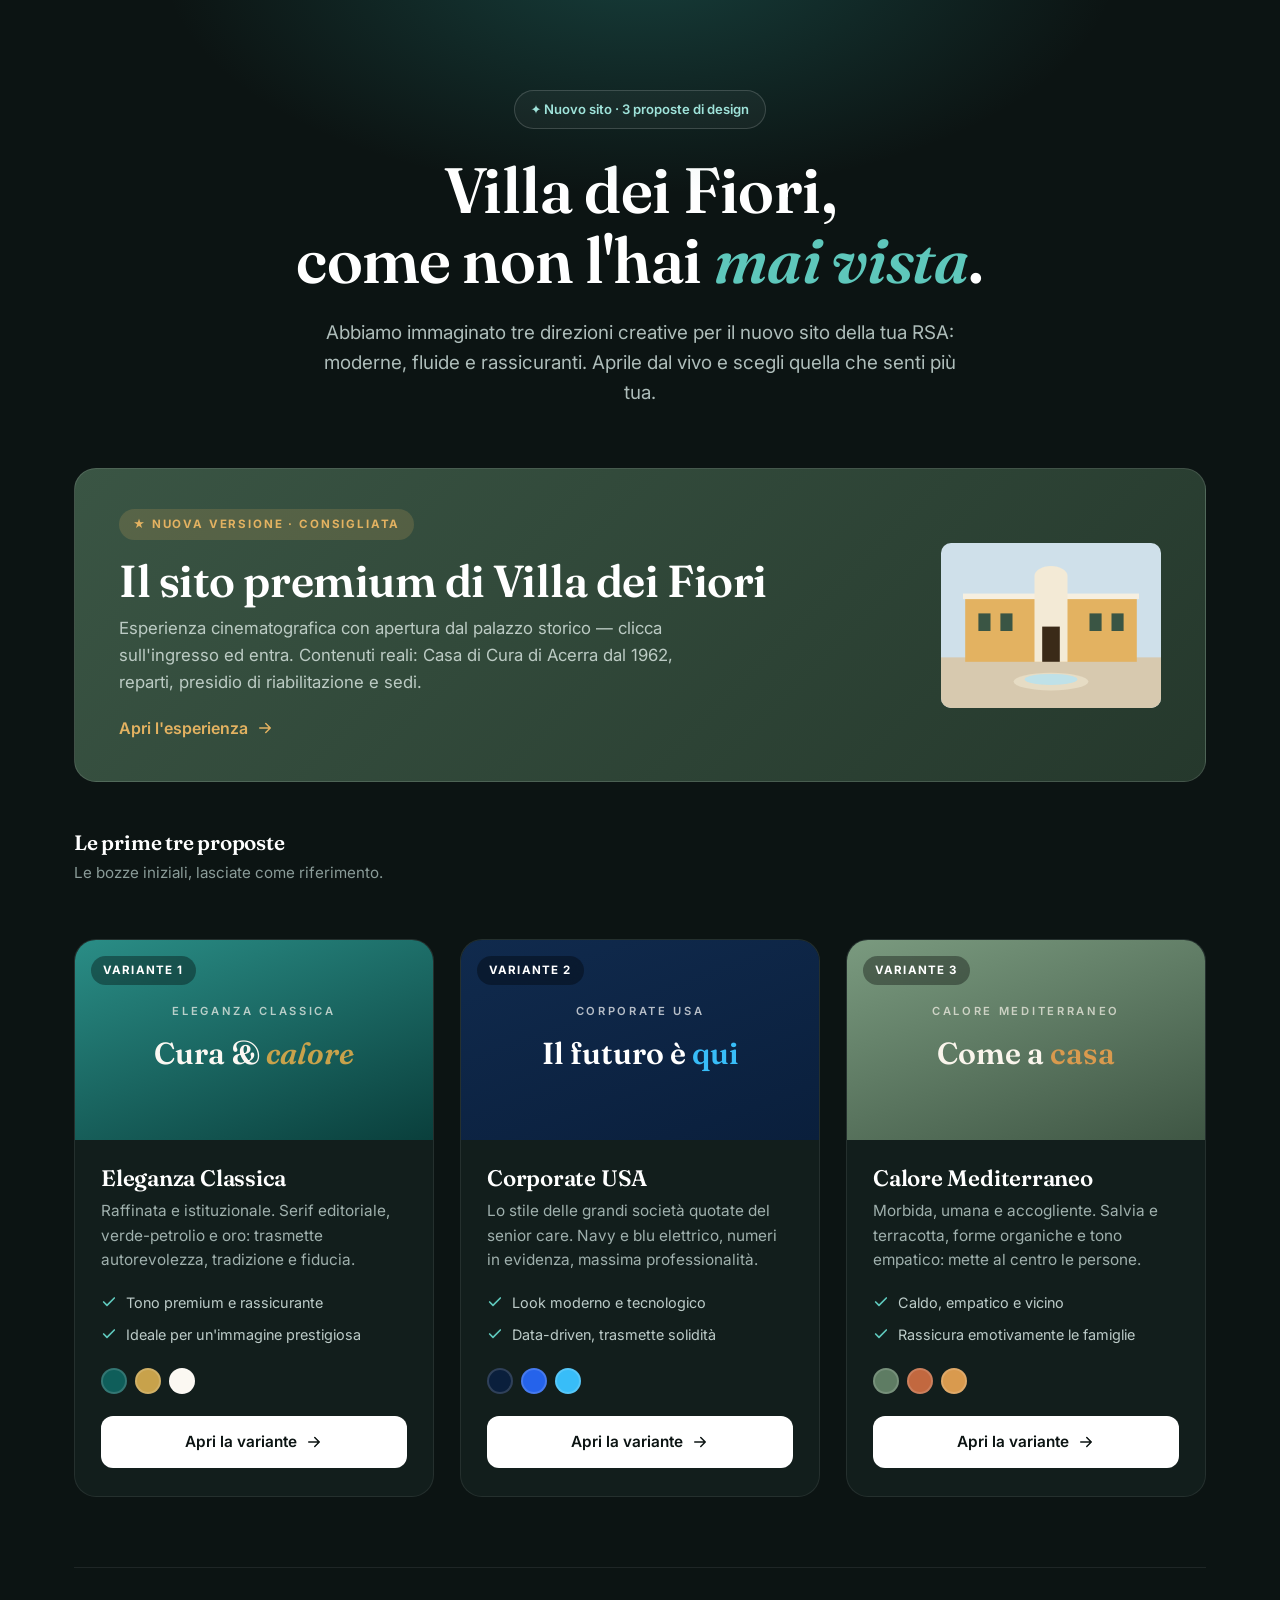
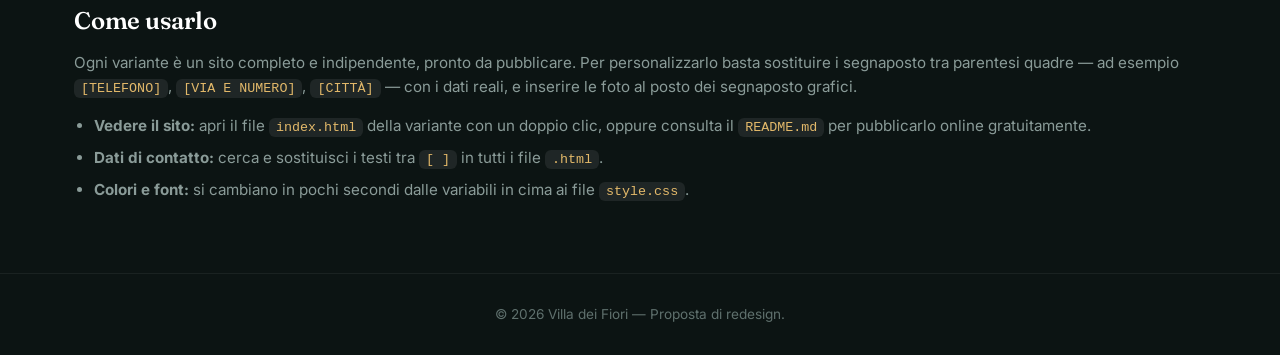
<file: villa-dei-fiori-website/index.html>
<!DOCTYPE html>
<html lang="it">
<head>
  <meta charset="UTF-8" />
  <meta name="viewport" content="width=device-width, initial-scale=1.0" />
  <title>Villa dei Fiori — Scegli il tuo nuovo sito</title>
  <meta name="description" content="Tre proposte di design per il nuovo sito di Villa dei Fiori. Confronta le varianti e scegli quella che preferisci." />
  <link rel="preconnect" href="https://fonts.googleapis.com" />
  <link rel="preconnect" href="https://fonts.gstatic.com" crossorigin />
  <link href="https://fonts.googleapis.com/css2?family=Fraunces:ital,opsz,wght@0,9..144,400..600;1,9..144,400..500&family=Inter:wght@400;500;600;700&display=swap" rel="stylesheet" />
  <style>
    :root{--ink:#16302e;--soft:#475157;--line:#e5e7eb;--bg:#0c1413}
    *{margin:0;box-sizing:border-box}
    body{font-family:"Inter",system-ui,sans-serif;color:#e8efed;background:#0c1413;line-height:1.6;-webkit-font-smoothing:antialiased}
    a{color:inherit;text-decoration:none}
    .wrap{max-width:1180px;margin:0 auto;padding:0 24px}
    h1,h2,h3{font-family:"Fraunces",Georgia,serif;font-weight:600;letter-spacing:-.01em;color:#fff;line-height:1.1}
    /* Hero header */
    .top{padding:90px 0 50px;text-align:center;position:relative;overflow:hidden}
    .top::before{content:"";position:absolute;inset:0;background:radial-gradient(800px 400px at 50% -10%,rgba(42,141,134,.35),transparent 60%);pointer-events:none}
    .badge{display:inline-flex;align-items:center;gap:8px;padding:8px 16px;border:1px solid rgba(255,255,255,.16);border-radius:999px;font-size:.82rem;font-weight:600;color:#9fe3da;background:rgba(255,255,255,.04);margin-bottom:26px;position:relative}
    .top h1{font-size:clamp(2.4rem,5.5vw,4rem)}
    .top h1 em{font-style:italic;color:#5ec7bb}
    .top p{max-width:640px;margin:22px auto 0;color:#aebdba;font-size:1.18rem;position:relative}
    /* Grid of variants */
    .variants{display:grid;grid-template-columns:repeat(3,1fr);gap:26px;padding:30px 0 70px}
    .vcard{background:#121e1c;border:1px solid rgba(255,255,255,.08);border-radius:22px;overflow:hidden;display:flex;flex-direction:column;transition:transform .3s cubic-bezier(.22,.61,.36,1),box-shadow .3s,border-color .3s}
    .vcard:hover{transform:translateY(-8px);box-shadow:0 40px 80px -30px rgba(0,0,0,.7);border-color:rgba(255,255,255,.2)}
    .vpreview{height:200px;position:relative;overflow:hidden;display:flex;align-items:center;justify-content:center}
    .vpreview .tag{position:absolute;top:16px;left:16px;font-size:.72rem;font-weight:700;letter-spacing:.1em;text-transform:uppercase;padding:5px 12px;border-radius:999px;background:rgba(0,0,0,.35);color:#fff;backdrop-filter:blur(6px)}
    .vmock{font-family:"Fraunces",serif;font-size:1.9rem;font-weight:600;text-align:center;padding:0 20px}
    .vmock small{display:block;font-family:"Inter",sans-serif;font-size:.7rem;font-weight:600;letter-spacing:.24em;text-transform:uppercase;margin-bottom:8px;opacity:.7}
    /* preview themes */
    .p1{background:linear-gradient(160deg,#2a8d86,#0a3f3c)}.p1 .vmock{color:#fbf8f2}.p1 .vmock em{color:#c8a24b;font-style:italic}
    .p2{background:linear-gradient(160deg,#102a4d,#0a1f3c)}.p2 .vmock{color:#fff}.p2 .vmock em{color:#38bdf8;font-style:normal}
    .p3{background:linear-gradient(160deg,#7a9a7f,#3f5644)}.p3 .vmock{color:#faf5ec}.p3 .vmock em{color:#d99a4e;font-style:normal}
    .vbody{padding:26px 26px 28px;display:flex;flex-direction:column;flex:1}
    .vbody h3{color:#fff;font-size:1.4rem;margin-bottom:8px}
    .vbody p{color:#9fb0ad;font-size:.96rem;margin-bottom:18px;flex:1}
    .swatches{display:flex;gap:8px;margin-bottom:22px}
    .swatches span{width:26px;height:26px;border-radius:50%;border:2px solid rgba(255,255,255,.15)}
    .vbtn{display:inline-flex;align-items:center;justify-content:center;gap:8px;padding:14px 22px;border-radius:12px;font-weight:600;font-size:.96rem;background:#fff;color:#0c1413;transition:transform .2s,background .2s}
    .vbtn:hover{transform:translateY(-2px);background:#5ec7bb;color:#06231f}
    .vbtn svg{width:18px;height:18px}
    /* features list */
    .vfeat{list-style:none;padding:0;margin:0 0 22px;display:grid;gap:9px}
    .vfeat li{display:flex;gap:9px;align-items:flex-start;font-size:.9rem;color:#bccbc8}
    .vfeat svg{width:16px;height:16px;color:#5ec7bb;flex:none;margin-top:3px}
    /* note */
    .note{border-top:1px solid rgba(255,255,255,.08);padding:40px 0 70px;color:#8a9b98;font-size:.95rem}
    .note h2{font-size:1.5rem;margin-bottom:16px}
    .note code{background:rgba(255,255,255,.08);padding:2px 7px;border-radius:6px;color:#e3b96a;font-size:.88em}
    .note ul{margin:14px 0 0;padding-left:20px;display:grid;gap:8px}
    .foot{text-align:center;padding:30px 0;color:#5f706d;font-size:.85rem;border-top:1px solid rgba(255,255,255,.06)}
    @media(max-width:920px){.variants{grid-template-columns:1fr;max-width:460px;margin:0 auto}}
  </style>
  <link rel="icon" href="data:image/svg+xml,%3Csvg xmlns='http://www.w3.org/2000/svg' viewBox='0 0 100 100'%3E%3Ccircle cx='50' cy='50' r='48' fill='%230f5e5a'/%3E%3Cpath d='M50 28c8 6 12 14 12 22a12 12 0 11-24 0c0-8 4-16 12-22z' fill='%23c8a24b'/%3E%3C/svg%3E" />
</head>
<body>
  <header class="top">
    <div class="wrap">
      <span class="badge">✦ Nuovo sito · 3 proposte di design</span>
      <h1>Villa dei Fiori,<br/>come non l'hai <em>mai vista</em>.</h1>
      <p>Abbiamo immaginato tre direzioni creative per il nuovo sito della tua RSA: moderne, fluide e rassicuranti. Aprile dal vivo e scegli quella che senti più tua.</p>
    </div>
  </header>

  <main class="wrap">
    <a href="sito-premium/index.html" style="display:block;margin:10px 0 50px;border-radius:22px;overflow:hidden;border:1px solid rgba(255,255,255,.12);background:linear-gradient(135deg,#3a5544,#25382c);position:relative;transition:transform .3s cubic-bezier(.22,.61,.36,1),box-shadow .3s" onmouseover="this.style.transform='translateY(-6px)';this.style.boxShadow='0 40px 80px -30px rgba(0,0,0,.7)'" onmouseout="this.style.transform='';this.style.boxShadow=''">
      <div style="display:flex;align-items:center;gap:40px;padding:40px 44px;flex-wrap:wrap">
        <div style="flex:1;min-width:280px">
          <span style="display:inline-flex;align-items:center;gap:8px;padding:6px 14px;border-radius:999px;background:rgba(227,178,97,.18);color:#e3b261;font-size:.72rem;font-weight:700;letter-spacing:.16em;text-transform:uppercase">★ Nuova versione · consigliata</span>
          <h2 style="color:#fff;font-size:clamp(1.8rem,3.6vw,2.8rem);margin:16px 0 10px">Il sito premium di Villa dei Fiori</h2>
          <p style="color:#bccbc4;font-size:1.05rem;max-width:560px;margin-bottom:20px">Esperienza cinematografica con apertura dal palazzo storico — clicca sull'ingresso ed entra. Contenuti reali: Casa di Cura di Acerra dal 1962, reparti, presidio di riabilitazione e sedi.</p>
          <span style="display:inline-flex;align-items:center;gap:8px;color:#e3b261;font-weight:600">Apri l'esperienza
            <svg viewBox="0 0 24 24" width="18" height="18" fill="none" stroke="currentColor" stroke-width="2" stroke-linecap="round" stroke-linejoin="round"><path d="M5 12h14M13 6l6 6-6 6"/></svg>
          </span>
        </div>
        <div style="flex:none">
          <svg viewBox="0 0 200 150" width="220" style="border-radius:10px;display:block">
            <rect width="200" height="150" fill="#cfe0ea"/>
            <rect x="0" y="104" width="200" height="46" fill="#d7c9af"/>
            <rect x="22" y="50" width="156" height="58" fill="#e3b261"/>
            <rect x="20" y="46" width="160" height="5" fill="#f6efe0"/>
            <rect x="85" y="30" width="30" height="78" fill="#f3ead6"/>
            <path d="M85 30a15 9 0 0 1 30 0z" fill="#f3ead6"/>
            <rect x="92" y="76" width="16" height="32" fill="#3a2a18"/>
            <g fill="#3a5544"><rect x="34" y="64" width="11" height="16"/><rect x="54" y="64" width="11" height="16"/><rect x="135" y="64" width="11" height="16"/><rect x="155" y="64" width="11" height="16"/></g>
            <ellipse cx="100" cy="126" rx="34" ry="8" fill="#e6dcc4"/><ellipse cx="100" cy="124" rx="24" ry="5" fill="#bfe1e8"/>
          </svg>
        </div>
      </div>
    </a>

    <h2 style="color:#fff;font-family:'Fraunces',serif;font-weight:600;font-size:1.3rem;margin-bottom:6px">Le prime tre proposte</h2>
    <p style="color:#8a9b98;font-size:.95rem;margin-bottom:24px">Le bozze iniziali, lasciate come riferimento.</p>
    <section class="variants">
      <!-- VARIANTE 1 -->
      <article class="vcard">
        <div class="vpreview p1"><span class="tag">Variante 1</span><div class="vmock"><small>Eleganza Classica</small>Cura &amp; <em>calore</em></div></div>
        <div class="vbody">
          <h3>Eleganza Classica</h3>
          <p>Raffinata e istituzionale. Serif editoriale, verde-petrolio e oro: trasmette autorevolezza, tradizione e fiducia.</p>
          <ul class="vfeat">
            <li><svg viewBox="0 0 24 24" fill="none" stroke="currentColor" stroke-width="2.5" stroke-linecap="round" stroke-linejoin="round"><path d="M20 6 9 17l-5-5"/></svg> Tono premium e rassicurante</li>
            <li><svg viewBox="0 0 24 24" fill="none" stroke="currentColor" stroke-width="2.5" stroke-linecap="round" stroke-linejoin="round"><path d="M20 6 9 17l-5-5"/></svg> Ideale per un'immagine prestigiosa</li>
          </ul>
          <div class="swatches"><span style="background:#0f5e5a"></span><span style="background:#c8a24b"></span><span style="background:#fbf8f2"></span></div>
          <a class="vbtn" href="variante-1-eleganza/index.html">Apri la variante <svg viewBox="0 0 24 24" fill="none" stroke="currentColor" stroke-width="2" stroke-linecap="round" stroke-linejoin="round"><path d="M5 12h14M13 6l6 6-6 6"/></svg></a>
        </div>
      </article>

      <!-- VARIANTE 2 -->
      <article class="vcard">
        <div class="vpreview p2"><span class="tag">Variante 2</span><div class="vmock"><small>Corporate USA</small>Il futuro è <em>qui</em></div></div>
        <div class="vbody">
          <h3>Corporate USA</h3>
          <p>Lo stile delle grandi società quotate del senior care. Navy e blu elettrico, numeri in evidenza, massima professionalità.</p>
          <ul class="vfeat">
            <li><svg viewBox="0 0 24 24" fill="none" stroke="currentColor" stroke-width="2.5" stroke-linecap="round" stroke-linejoin="round"><path d="M20 6 9 17l-5-5"/></svg> Look moderno e tecnologico</li>
            <li><svg viewBox="0 0 24 24" fill="none" stroke="currentColor" stroke-width="2.5" stroke-linecap="round" stroke-linejoin="round"><path d="M20 6 9 17l-5-5"/></svg> Data-driven, trasmette solidità</li>
          </ul>
          <div class="swatches"><span style="background:#0a1f3c"></span><span style="background:#2563eb"></span><span style="background:#38bdf8"></span></div>
          <a class="vbtn" href="variante-2-corporate/index.html">Apri la variante <svg viewBox="0 0 24 24" fill="none" stroke="currentColor" stroke-width="2" stroke-linecap="round" stroke-linejoin="round"><path d="M5 12h14M13 6l6 6-6 6"/></svg></a>
        </div>
      </article>

      <!-- VARIANTE 3 -->
      <article class="vcard">
        <div class="vpreview p3"><span class="tag">Variante 3</span><div class="vmock"><small>Calore Mediterraneo</small>Come a <em>casa</em></div></div>
        <div class="vbody">
          <h3>Calore Mediterraneo</h3>
          <p>Morbida, umana e accogliente. Salvia e terracotta, forme organiche e tono empatico: mette al centro le persone.</p>
          <ul class="vfeat">
            <li><svg viewBox="0 0 24 24" fill="none" stroke="currentColor" stroke-width="2.5" stroke-linecap="round" stroke-linejoin="round"><path d="M20 6 9 17l-5-5"/></svg> Caldo, empatico e vicino</li>
            <li><svg viewBox="0 0 24 24" fill="none" stroke="currentColor" stroke-width="2.5" stroke-linecap="round" stroke-linejoin="round"><path d="M20 6 9 17l-5-5"/></svg> Rassicura emotivamente le famiglie</li>
          </ul>
          <div class="swatches"><span style="background:#5e7c63"></span><span style="background:#c2683f"></span><span style="background:#d99a4e"></span></div>
          <a class="vbtn" href="variante-3-calore/index.html">Apri la variante <svg viewBox="0 0 24 24" fill="none" stroke="currentColor" stroke-width="2" stroke-linecap="round" stroke-linejoin="round"><path d="M5 12h14M13 6l6 6-6 6"/></svg></a>
        </div>
      </article>
    </section>

    <section class="note">
      <h2>Come usarlo</h2>
      <p>Ogni variante è un sito completo e indipendente, pronto da pubblicare. Per personalizzarlo basta sostituire i segnaposto tra parentesi quadre — ad esempio <code>[TELEFONO]</code>, <code>[VIA E NUMERO]</code>, <code>[CITTÀ]</code> — con i dati reali, e inserire le foto al posto dei segnaposto grafici.</p>
      <ul>
        <li><b>Vedere il sito:</b> apri il file <code>index.html</code> della variante con un doppio clic, oppure consulta il <code>README.md</code> per pubblicarlo online gratuitamente.</li>
        <li><b>Dati di contatto:</b> cerca e sostituisci i testi tra <code>[ ]</code> in tutti i file <code>.html</code>.</li>
        <li><b>Colori e font:</b> si cambiano in pochi secondi dalle variabili in cima ai file <code>style.css</code>.</li>
      </ul>
    </section>
  </main>

  <footer class="foot">© <span id="y"></span> Villa dei Fiori — Proposta di redesign. <script>document.getElementById('y').textContent=new Date().getFullYear()</script></footer>
</body>
</html>
</file>
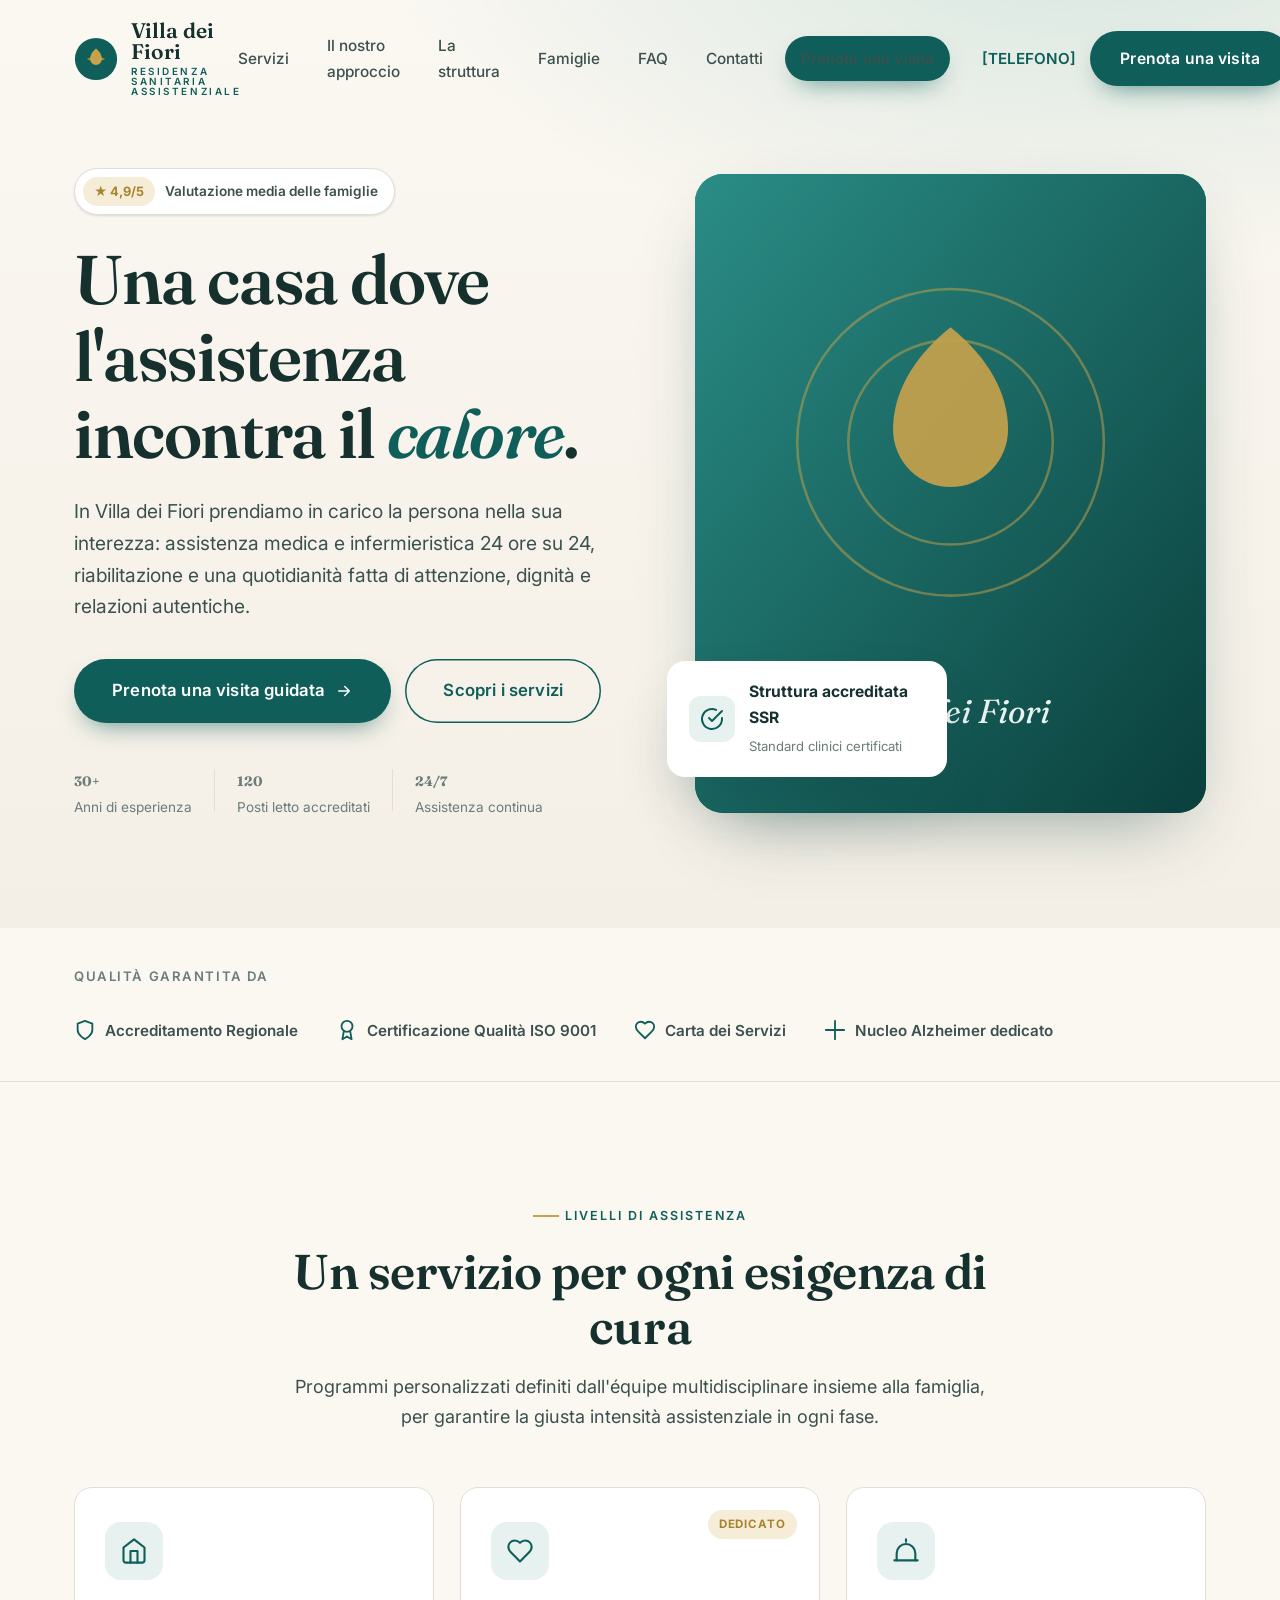
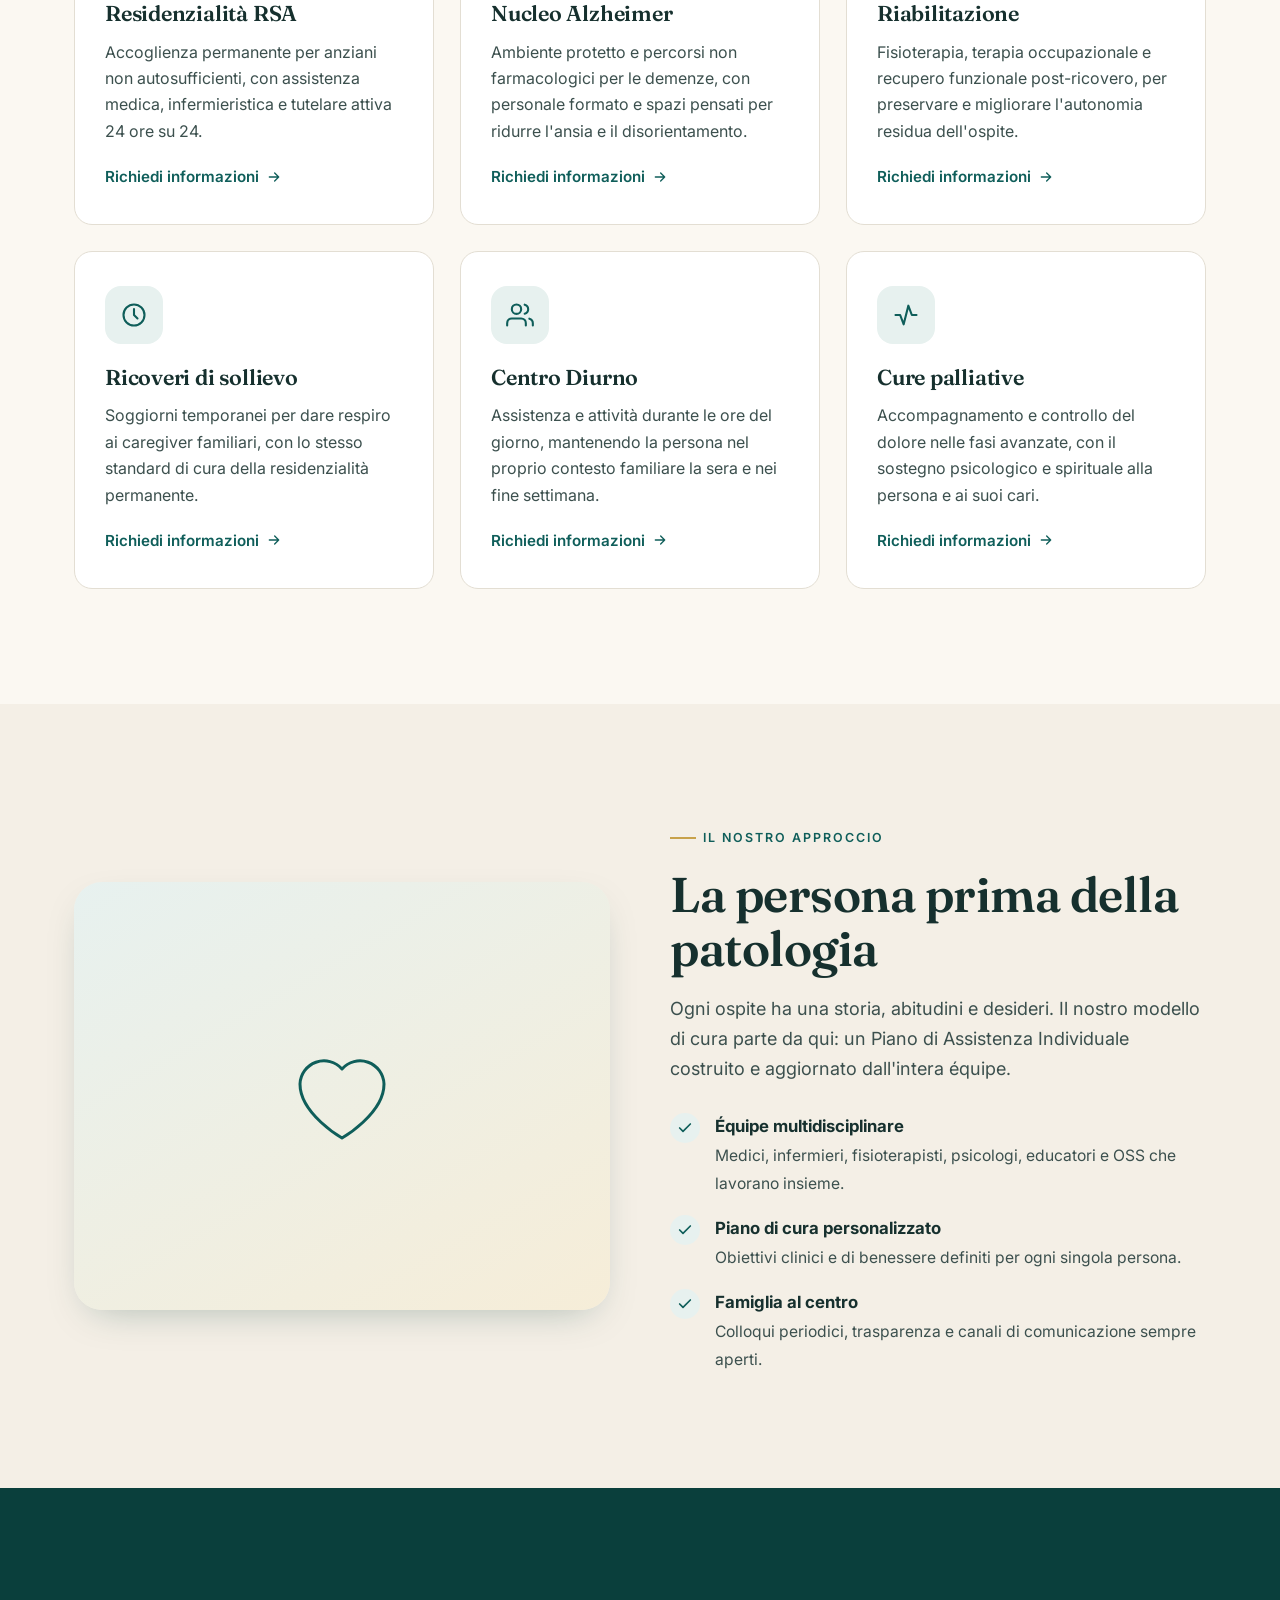
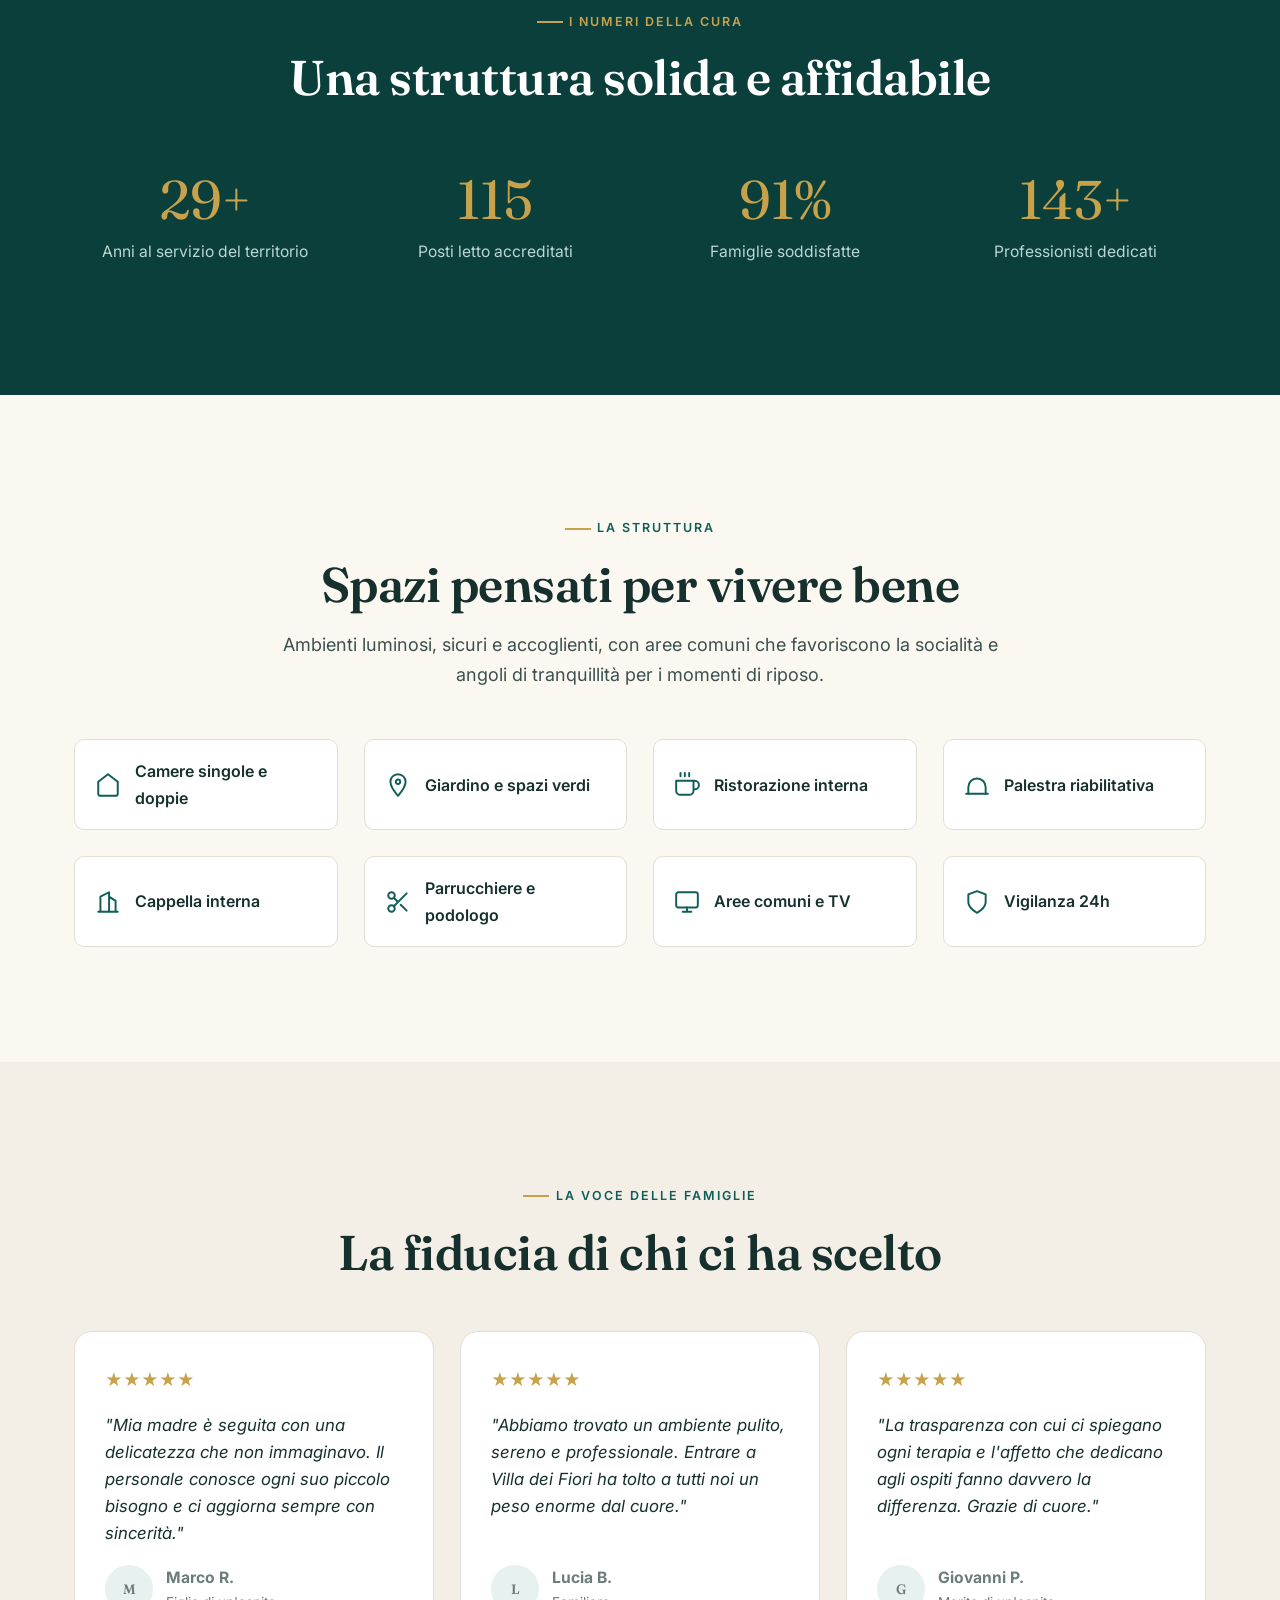
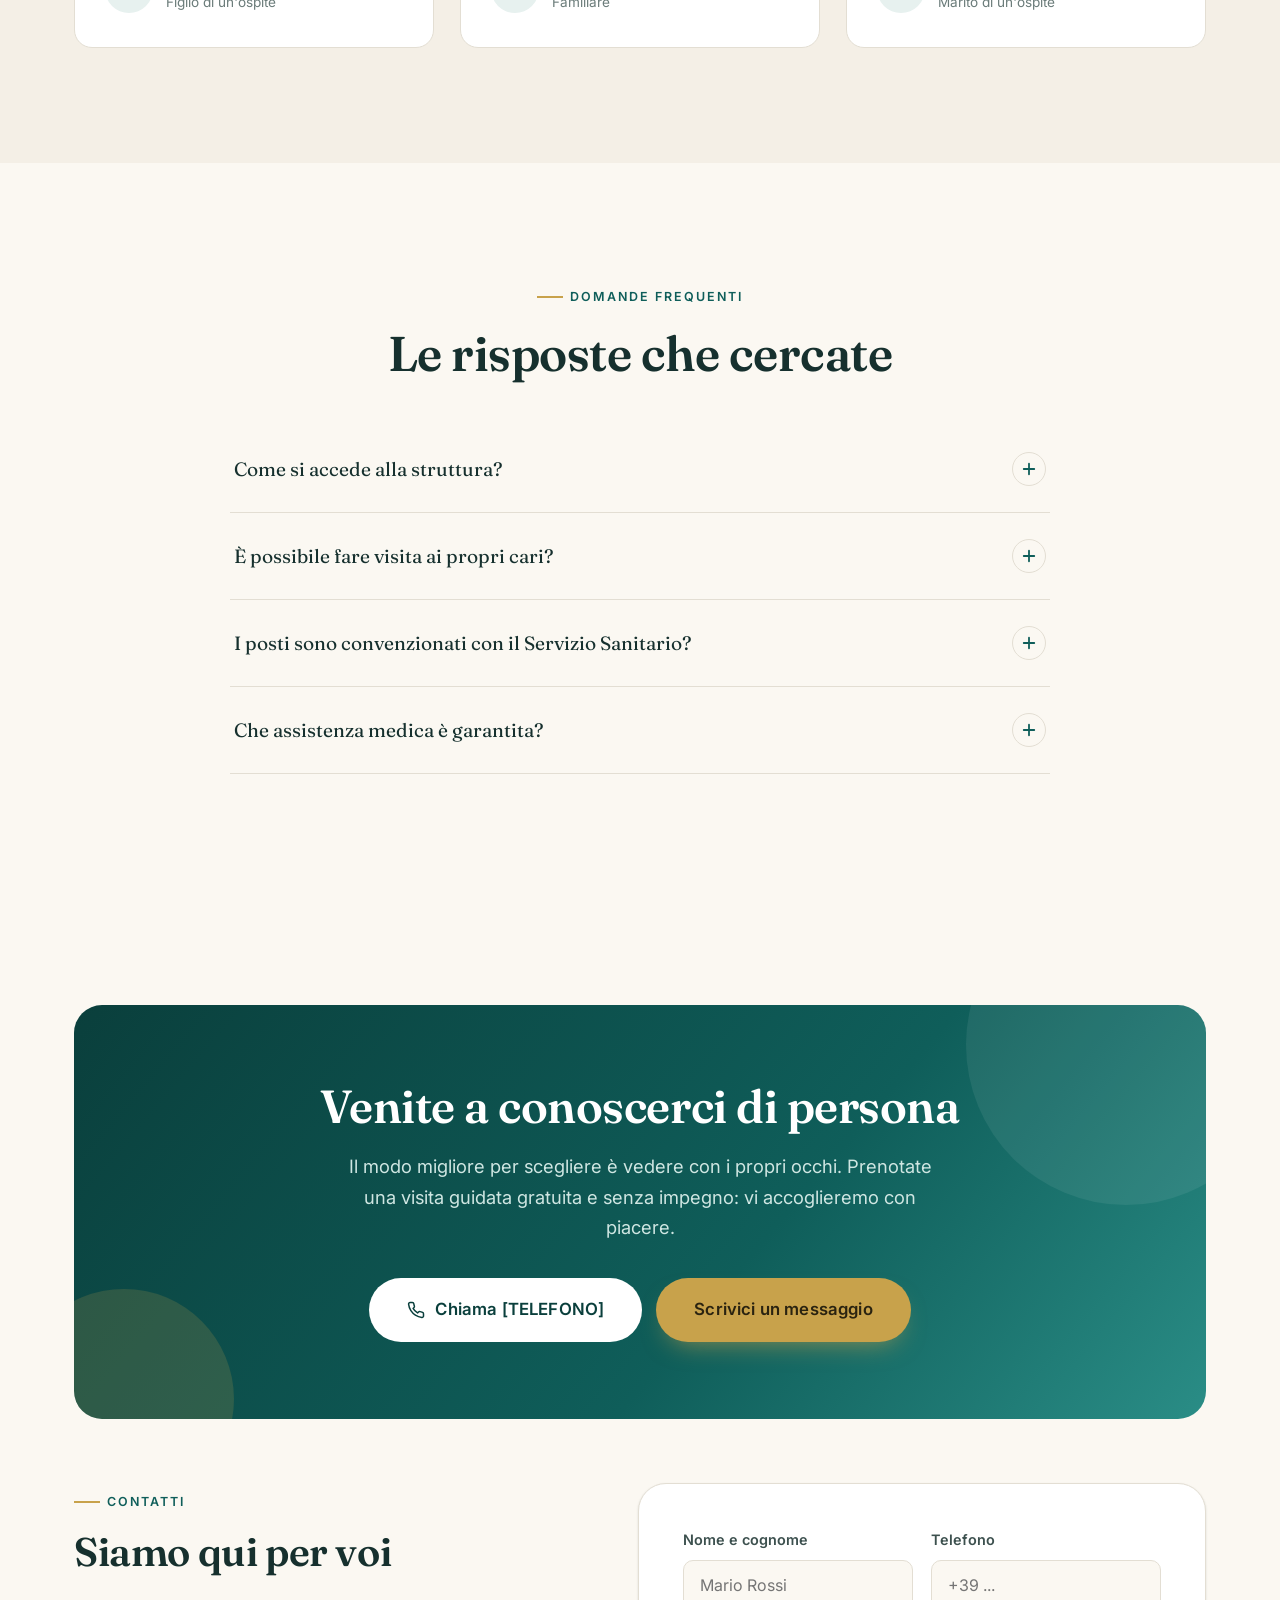
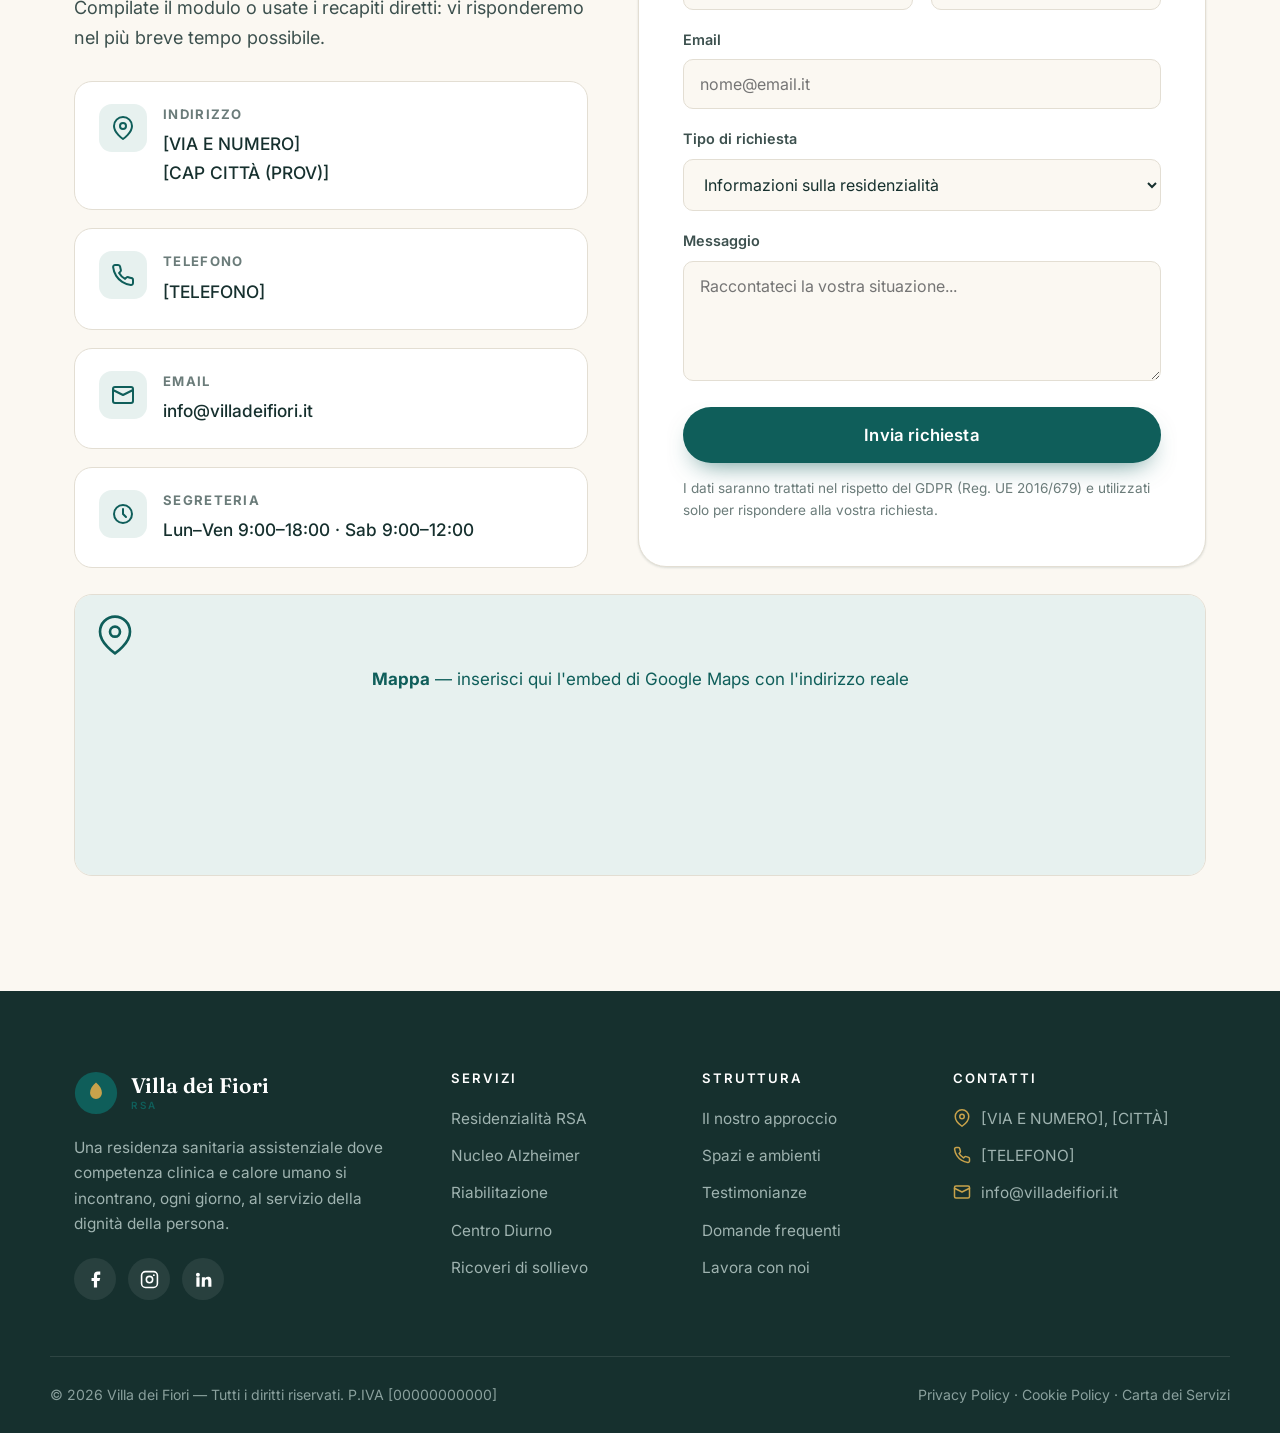
<file: villa-dei-fiori-website/variante-1-eleganza/index.html>
<!DOCTYPE html>
<html lang="it">
<head>
  <meta charset="UTF-8" />
  <meta name="viewport" content="width=device-width, initial-scale=1.0" />
  <title>Villa dei Fiori — Residenza Sanitaria Assistenziale</title>
  <meta name="description" content="Villa dei Fiori: residenza sanitaria assistenziale per anziani. Assistenza medica e infermieristica 24 ore su 24, cura della persona e ambienti accoglienti. Prenota una visita." />
  <link rel="preconnect" href="https://fonts.googleapis.com" />
  <link rel="preconnect" href="https://fonts.gstatic.com" crossorigin />
  <link href="https://fonts.googleapis.com/css2?family=Fraunces:ital,opsz,wght@0,9..144,400..600;1,9..144,400..500&family=Inter:wght@400;500;600;700&display=swap" rel="stylesheet" />
  <link rel="stylesheet" href="style.css" />
  <link rel="icon" href="data:image/svg+xml,%3Csvg xmlns='http://www.w3.org/2000/svg' viewBox='0 0 100 100'%3E%3Ccircle cx='50' cy='50' r='48' fill='%230f5e5a'/%3E%3Cpath d='M50 28c8 6 12 14 12 22a12 12 0 11-24 0c0-8 4-16 12-22z' fill='%23c8a24b'/%3E%3C/svg%3E" />
</head>
<body>
  <div class="menu-backdrop"></div>

  <!-- ============ HEADER ============ -->
  <header class="site-header">
    <div class="container nav">
      <a href="#top" class="brand" aria-label="Villa dei Fiori — home">
        <svg class="brand__mark" viewBox="0 0 100 100" aria-hidden="true">
          <circle cx="50" cy="50" r="48" fill="#0f5e5a"/>
          <path d="M50 26c9 7 13.5 15.5 13.5 24A13.5 13.5 0 0136.5 50c0-8.5 4.5-17 13.5-24z" fill="#c8a24b"/>
          <path d="M50 50c-7-4-15-4-21 0 6 4 14 4 21 0zm0 0c7-4 15-4 21 0-6 4-14 4-21 0z" fill="#c8a24b" opacity=".7"/>
        </svg>
        <span class="brand__name">Villa dei Fiori<span>Residenza Sanitaria Assistenziale</span></span>
      </a>

      <nav class="nav__links" aria-label="Menu principale">
        <a href="#servizi">Servizi</a>
        <a href="#approccio">Il nostro approccio</a>
        <a href="#struttura">La struttura</a>
        <a href="#famiglie">Famiglie</a>
        <a href="#faq">FAQ</a>
        <a href="#contatti">Contatti</a>
        <a href="#contatti" class="btn btn--primary">Prenota una visita</a>
      </nav>

      <div class="nav__cta">
        <a href="tel:+390000000000" class="nav__phone">
          <svg viewBox="0 0 24 24" fill="none" stroke="currentColor" stroke-width="2" stroke-linecap="round" stroke-linejoin="round"><path d="M22 16.92v3a2 2 0 0 1-2.18 2 19.79 19.79 0 0 1-8.63-3.07 19.5 19.5 0 0 1-6-6 19.79 19.79 0 0 1-3.07-8.67A2 2 0 0 1 4.11 2h3a2 2 0 0 1 2 1.72c.13.96.36 1.9.7 2.81a2 2 0 0 1-.45 2.11L8.09 9.91a16 16 0 0 0 6 6l1.27-1.27a2 2 0 0 1 2.11-.45c.9.34 1.85.57 2.81.7A2 2 0 0 1 22 16.92z"/></svg>
          [TELEFONO]
        </a>
        <a href="#contatti" class="btn btn--primary">Prenota una visita</a>
        <button class="nav__toggle" aria-label="Apri menu"><span></span></button>
      </div>
    </div>
  </header>

  <main id="top">
    <!-- ============ HERO ============ -->
    <section class="hero">
      <div class="container hero__grid">
        <div class="hero__content">
          <span class="hero__badge" data-reveal>
            <b>★ 4,9/5</b> Valutazione media delle famiglie
          </span>
          <h1 data-reveal data-delay="1">Una casa dove l'assistenza incontra il <em>calore</em>.</h1>
          <p class="hero__lead" data-reveal data-delay="2">
            In Villa dei Fiori prendiamo in carico la persona nella sua interezza: assistenza
            medica e infermieristica 24 ore su 24, riabilitazione e una quotidianità fatta di
            attenzione, dignità e relazioni autentiche.
          </p>
          <div class="hero__actions" data-reveal data-delay="3">
            <a href="#contatti" class="btn btn--primary btn--lg">
              Prenota una visita guidata
              <svg viewBox="0 0 24 24" fill="none" stroke="currentColor" stroke-width="2" stroke-linecap="round" stroke-linejoin="round"><path d="M5 12h14M13 6l6 6-6 6"/></svg>
            </a>
            <a href="#servizi" class="btn btn--ghost btn--lg">Scopri i servizi</a>
          </div>
          <div class="hero__trust" data-reveal data-delay="4">
            <div class="hero__trust-item"><b><span data-count="30" data-suffix="+">0</span></b><span>Anni di esperienza</span></div>
            <div class="hero__trust-sep"></div>
            <div class="hero__trust-item"><b><span data-count="120">0</span></b><span>Posti letto accreditati</span></div>
            <div class="hero__trust-sep"></div>
            <div class="hero__trust-item"><b><span data-count="24" data-suffix="/7">0</span></b><span>Assistenza continua</span></div>
          </div>
        </div>

        <div class="hero__media" data-reveal data-delay="2">
          <div class="hero__blob"></div>
          <div class="hero__photo">
            <!-- Sostituisci con una foto reale della struttura -->
            <svg viewBox="0 0 400 500" preserveAspectRatio="xMidYMid slice" aria-hidden="true" style="width:100%;height:100%">
              <defs><linearGradient id="g1" x1="0" y1="0" x2="1" y2="1"><stop offset="0" stop-color="#2a8d86"/><stop offset="1" stop-color="#0a3f3c"/></linearGradient></defs>
              <rect width="400" height="500" fill="url(#g1)"/>
              <g fill="none" stroke="#c8a24b" stroke-width="2" opacity=".5">
                <circle cx="200" cy="210" r="120"/><circle cx="200" cy="210" r="80"/>
              </g>
              <path d="M200 120c30 24 45 52 45 80a45 45 0 01-90 0c0-28 15-56 45-80z" fill="#c8a24b" opacity=".9"/>
              <text x="200" y="430" text-anchor="middle" fill="#e7f1ef" font-family="Fraunces, serif" font-size="26" font-style="italic">Villa dei Fiori</text>
            </svg>
          </div>
          <div class="hero__card">
            <div class="ic"><svg viewBox="0 0 24 24" fill="none" stroke="currentColor" stroke-width="2" stroke-linecap="round" stroke-linejoin="round"><path d="M22 11.08V12a10 10 0 1 1-5.93-9.14"/><path d="M22 4 12 14.01l-3-3"/></svg></div>
            <div><b>Struttura accreditata SSR</b><span>Standard clinici certificati</span></div>
          </div>
        </div>
      </div>
    </section>

    <!-- ============ TRUST BAR ============ -->
    <section class="trustbar">
      <div class="container trustbar__inner" data-reveal>
        <p>Qualità garantita da</p>
        <ul>
          <li><svg viewBox="0 0 24 24" fill="none" stroke="currentColor" stroke-width="2" stroke-linecap="round" stroke-linejoin="round"><path d="M12 22s8-4 8-10V5l-8-3-8 3v7c0 6 8 10 8 10z"/></svg> Accreditamento Regionale</li>
          <li><svg viewBox="0 0 24 24" fill="none" stroke="currentColor" stroke-width="2" stroke-linecap="round" stroke-linejoin="round"><circle cx="12" cy="8" r="6"/><path d="M15.5 13.5 17 22l-5-3-5 3 1.5-8.5"/></svg> Certificazione Qualità ISO 9001</li>
          <li><svg viewBox="0 0 24 24" fill="none" stroke="currentColor" stroke-width="2" stroke-linecap="round" stroke-linejoin="round"><path d="M19 14c1.49-1.46 3-3.21 3-5.5A5.5 5.5 0 0 0 16.5 3c-1.76 0-3 .5-4.5 2-1.5-1.5-2.74-2-4.5-2A5.5 5.5 0 0 0 2 8.5c0 2.29 1.51 4.04 3 5.5l7 7Z"/></svg> Carta dei Servizi</li>
          <li><svg viewBox="0 0 24 24" fill="none" stroke="currentColor" stroke-width="2" stroke-linecap="round" stroke-linejoin="round"><path d="M12 2v20M2 12h20"/></svg> Nucleo Alzheimer dedicato</li>
        </ul>
      </div>
    </section>

    <!-- ============ SERVIZI ============ -->
    <section class="section" id="servizi">
      <div class="container">
        <div class="sec-head center" data-reveal>
          <span class="eyebrow">Livelli di assistenza</span>
          <h2 class="section-title">Un servizio per ogni esigenza di cura</h2>
          <p class="section-lead">Programmi personalizzati definiti dall'équipe multidisciplinare insieme alla famiglia, per garantire la giusta intensità assistenziale in ogni fase.</p>
        </div>

        <div class="grid grid--3" style="margin-top:56px">
          <article class="card" data-reveal>
            <div class="card__ic"><svg viewBox="0 0 24 24" fill="none" stroke="currentColor" stroke-width="1.8" stroke-linecap="round" stroke-linejoin="round"><path d="M3 9l9-7 9 7v11a2 2 0 0 1-2 2H5a2 2 0 0 1-2-2z"/><path d="M9 22V12h6v10"/></svg></div>
            <h3>Residenzialità RSA</h3>
            <p>Accoglienza permanente per anziani non autosufficienti, con assistenza medica, infermieristica e tutelare attiva 24 ore su 24.</p>
            <a href="#contatti" class="card__link">Richiedi informazioni <svg viewBox="0 0 24 24" fill="none" stroke="currentColor" stroke-width="2" stroke-linecap="round" stroke-linejoin="round"><path d="M5 12h14M13 6l6 6-6 6"/></svg></a>
          </article>

          <article class="card" data-reveal data-delay="1">
            <span class="card__tag">Dedicato</span>
            <div class="card__ic"><svg viewBox="0 0 24 24" fill="none" stroke="currentColor" stroke-width="1.8" stroke-linecap="round" stroke-linejoin="round"><path d="M19 14c1.49-1.46 3-3.21 3-5.5A5.5 5.5 0 0 0 16.5 3c-1.76 0-3 .5-4.5 2-1.5-1.5-2.74-2-4.5-2A5.5 5.5 0 0 0 2 8.5c0 2.29 1.51 4.04 3 5.5l7 7Z"/></svg></div>
            <h3>Nucleo Alzheimer</h3>
            <p>Ambiente protetto e percorsi non farmacologici per le demenze, con personale formato e spazi pensati per ridurre l'ansia e il disorientamento.</p>
            <a href="#contatti" class="card__link">Richiedi informazioni <svg viewBox="0 0 24 24" fill="none" stroke="currentColor" stroke-width="2" stroke-linecap="round" stroke-linejoin="round"><path d="M5 12h14M13 6l6 6-6 6"/></svg></a>
          </article>

          <article class="card" data-reveal data-delay="2">
            <div class="card__ic"><svg viewBox="0 0 24 24" fill="none" stroke="currentColor" stroke-width="1.8" stroke-linecap="round" stroke-linejoin="round"><path d="M4 20v-6a8 8 0 0 1 16 0v6"/><path d="M2 20h20M12 4V2"/></svg></div>
            <h3>Riabilitazione</h3>
            <p>Fisioterapia, terapia occupazionale e recupero funzionale post-ricovero, per preservare e migliorare l'autonomia residua dell'ospite.</p>
            <a href="#contatti" class="card__link">Richiedi informazioni <svg viewBox="0 0 24 24" fill="none" stroke="currentColor" stroke-width="2" stroke-linecap="round" stroke-linejoin="round"><path d="M5 12h14M13 6l6 6-6 6"/></svg></a>
          </article>

          <article class="card" data-reveal>
            <div class="card__ic"><svg viewBox="0 0 24 24" fill="none" stroke="currentColor" stroke-width="1.8" stroke-linecap="round" stroke-linejoin="round"><circle cx="12" cy="12" r="9"/><path d="M12 7v5l3 3"/></svg></div>
            <h3>Ricoveri di sollievo</h3>
            <p>Soggiorni temporanei per dare respiro ai caregiver familiari, con lo stesso standard di cura della residenzialità permanente.</p>
            <a href="#contatti" class="card__link">Richiedi informazioni <svg viewBox="0 0 24 24" fill="none" stroke="currentColor" stroke-width="2" stroke-linecap="round" stroke-linejoin="round"><path d="M5 12h14M13 6l6 6-6 6"/></svg></a>
          </article>

          <article class="card" data-reveal data-delay="1">
            <div class="card__ic"><svg viewBox="0 0 24 24" fill="none" stroke="currentColor" stroke-width="1.8" stroke-linecap="round" stroke-linejoin="round"><path d="M17 21v-2a4 4 0 0 0-4-4H5a4 4 0 0 0-4 4v2"/><circle cx="9" cy="7" r="4"/><path d="M23 21v-2a4 4 0 0 0-3-3.87M16 3.13a4 4 0 0 1 0 7.75"/></svg></div>
            <h3>Centro Diurno</h3>
            <p>Assistenza e attività durante le ore del giorno, mantenendo la persona nel proprio contesto familiare la sera e nei fine settimana.</p>
            <a href="#contatti" class="card__link">Richiedi informazioni <svg viewBox="0 0 24 24" fill="none" stroke="currentColor" stroke-width="2" stroke-linecap="round" stroke-linejoin="round"><path d="M5 12h14M13 6l6 6-6 6"/></svg></a>
          </article>

          <article class="card" data-reveal data-delay="2">
            <div class="card__ic"><svg viewBox="0 0 24 24" fill="none" stroke="currentColor" stroke-width="1.8" stroke-linecap="round" stroke-linejoin="round"><path d="M3 12h4l3 8 4-16 3 8h4"/></svg></div>
            <h3>Cure palliative</h3>
            <p>Accompagnamento e controllo del dolore nelle fasi avanzate, con il sostegno psicologico e spirituale alla persona e ai suoi cari.</p>
            <a href="#contatti" class="card__link">Richiedi informazioni <svg viewBox="0 0 24 24" fill="none" stroke="currentColor" stroke-width="2" stroke-linecap="round" stroke-linejoin="round"><path d="M5 12h14M13 6l6 6-6 6"/></svg></a>
          </article>
        </div>
      </div>
    </section>

    <!-- ============ APPROCCIO ============ -->
    <section class="section section--tint" id="approccio">
      <div class="container split">
        <div class="split__media" data-reveal>
          <div class="split__ph">
            <svg viewBox="0 0 120 120" width="120" height="120" fill="none" stroke="currentColor" stroke-width="3" stroke-linecap="round" stroke-linejoin="round" aria-hidden="true"><path d="M60 102S18 78 18 48a24 24 0 0 1 42-15 24 24 0 0 1 42 15c0 30-42 54-42 54z"/></svg>
          </div>
        </div>
        <div class="split__body" data-reveal data-delay="1">
          <span class="eyebrow">Il nostro approccio</span>
          <h2 class="section-title">La persona prima della patologia</h2>
          <p class="section-lead">Ogni ospite ha una storia, abitudini e desideri. Il nostro modello di cura parte da qui: un Piano di Assistenza Individuale costruito e aggiornato dall'intera équipe.</p>
          <ul class="split__list">
            <li><span class="ck"><svg viewBox="0 0 24 24" fill="none" stroke="currentColor" stroke-width="2.5" stroke-linecap="round" stroke-linejoin="round"><path d="M20 6 9 17l-5-5"/></svg></span><div><b>Équipe multidisciplinare</b><span>Medici, infermieri, fisioterapisti, psicologi, educatori e OSS che lavorano insieme.</span></div></li>
            <li><span class="ck"><svg viewBox="0 0 24 24" fill="none" stroke="currentColor" stroke-width="2.5" stroke-linecap="round" stroke-linejoin="round"><path d="M20 6 9 17l-5-5"/></svg></span><div><b>Piano di cura personalizzato</b><span>Obiettivi clinici e di benessere definiti per ogni singola persona.</span></div></li>
            <li><span class="ck"><svg viewBox="0 0 24 24" fill="none" stroke="currentColor" stroke-width="2.5" stroke-linecap="round" stroke-linejoin="round"><path d="M20 6 9 17l-5-5"/></svg></span><div><b>Famiglia al centro</b><span>Colloqui periodici, trasparenza e canali di comunicazione sempre aperti.</span></div></li>
          </ul>
        </div>
      </div>
    </section>

    <!-- ============ NUMERI ============ -->
    <section class="section section--brand">
      <div class="container">
        <div class="sec-head center" data-reveal>
          <span class="eyebrow">I numeri della cura</span>
          <h2 class="section-title">Una struttura solida e affidabile</h2>
        </div>
        <div class="stats" style="margin-top:54px">
          <div class="stat" data-reveal><div class="stat__num"><span data-count="30" data-suffix="+">0</span></div><div class="stat__label">Anni al servizio del territorio</div></div>
          <div class="stat" data-reveal data-delay="1"><div class="stat__num"><span data-count="120">0</span></div><div class="stat__label">Posti letto accreditati</div></div>
          <div class="stat" data-reveal data-delay="2"><div class="stat__num"><span data-count="95" data-suffix="%">0</span></div><div class="stat__label">Famiglie soddisfatte</div></div>
          <div class="stat" data-reveal data-delay="3"><div class="stat__num"><span data-count="150" data-suffix="+">0</span></div><div class="stat__label">Professionisti dedicati</div></div>
        </div>
      </div>
    </section>

    <!-- ============ STRUTTURA / AMENITIES ============ -->
    <section class="section" id="struttura">
      <div class="container">
        <div class="sec-head center" data-reveal>
          <span class="eyebrow">La struttura</span>
          <h2 class="section-title">Spazi pensati per vivere bene</h2>
          <p class="section-lead">Ambienti luminosi, sicuri e accoglienti, con aree comuni che favoriscono la socialità e angoli di tranquillità per i momenti di riposo.</p>
        </div>
        <div class="grid grid--4" style="margin-top:50px">
          <div class="amenity" data-reveal><svg viewBox="0 0 24 24" fill="none" stroke="currentColor" stroke-width="1.8" stroke-linecap="round" stroke-linejoin="round"><path d="M3 9l9-7 9 7v11a2 2 0 0 1-2 2H5a2 2 0 0 1-2-2z"/></svg><b>Camere singole e doppie</b></div>
          <div class="amenity" data-reveal data-delay="1"><svg viewBox="0 0 24 24" fill="none" stroke="currentColor" stroke-width="1.8" stroke-linecap="round" stroke-linejoin="round"><path d="M12 2a7 7 0 0 0-7 7c0 5 7 13 7 13s7-8 7-13a7 7 0 0 0-7-7z"/><circle cx="12" cy="9" r="2"/></svg><b>Giardino e spazi verdi</b></div>
          <div class="amenity" data-reveal data-delay="2"><svg viewBox="0 0 24 24" fill="none" stroke="currentColor" stroke-width="1.8" stroke-linecap="round" stroke-linejoin="round"><path d="M18 8h1a4 4 0 0 1 0 8h-1M2 8h16v9a4 4 0 0 1-4 4H6a4 4 0 0 1-4-4z"/><path d="M6 1v3M10 1v3M14 1v3"/></svg><b>Ristorazione interna</b></div>
          <div class="amenity" data-reveal data-delay="3"><svg viewBox="0 0 24 24" fill="none" stroke="currentColor" stroke-width="1.8" stroke-linecap="round" stroke-linejoin="round"><path d="M4 20v-6a8 8 0 0 1 16 0v6"/><path d="M2 20h20"/></svg><b>Palestra riabilitativa</b></div>
          <div class="amenity" data-reveal><svg viewBox="0 0 24 24" fill="none" stroke="currentColor" stroke-width="1.8" stroke-linecap="round" stroke-linejoin="round"><path d="M3 21h18M5 21V7l8-4v18M19 21V11l-6-4"/></svg><b>Cappella interna</b></div>
          <div class="amenity" data-reveal data-delay="1"><svg viewBox="0 0 24 24" fill="none" stroke="currentColor" stroke-width="1.8" stroke-linecap="round" stroke-linejoin="round"><circle cx="6" cy="6" r="3"/><circle cx="6" cy="18" r="3"/><path d="M20 4 8.12 15.88M14.47 14.48 20 20M8.12 8.12 12 12"/></svg><b>Parrucchiere e podologo</b></div>
          <div class="amenity" data-reveal data-delay="2"><svg viewBox="0 0 24 24" fill="none" stroke="currentColor" stroke-width="1.8" stroke-linecap="round" stroke-linejoin="round"><rect x="2" y="3" width="20" height="14" rx="2"/><path d="M8 21h8M12 17v4"/></svg><b>Aree comuni e TV</b></div>
          <div class="amenity" data-reveal data-delay="3"><svg viewBox="0 0 24 24" fill="none" stroke="currentColor" stroke-width="1.8" stroke-linecap="round" stroke-linejoin="round"><path d="M12 22s8-4 8-10V5l-8-3-8 3v7c0 6 8 10 8 10z"/></svg><b>Vigilanza 24h</b></div>
        </div>
      </div>
    </section>

    <!-- ============ FAMIGLIE / TESTIMONIANZE ============ -->
    <section class="section section--tint" id="famiglie">
      <div class="container">
        <div class="sec-head center" data-reveal>
          <span class="eyebrow">La voce delle famiglie</span>
          <h2 class="section-title">La fiducia di chi ci ha scelto</h2>
        </div>
        <div class="quote-grid" style="margin-top:52px">
          <figure class="quote" data-reveal>
            <div class="quote__stars">★★★★★</div>
            <p>"Mia madre è seguita con una delicatezza che non immaginavo. Il personale conosce ogni suo piccolo bisogno e ci aggiorna sempre con sincerità."</p>
            <figcaption class="quote__by"><span class="quote__av">M</span><span><b>Marco R.</b><span>Figlio di un'ospite</span></span></figcaption>
          </figure>
          <figure class="quote" data-reveal data-delay="1">
            <div class="quote__stars">★★★★★</div>
            <p>"Abbiamo trovato un ambiente pulito, sereno e professionale. Entrare a Villa dei Fiori ha tolto a tutti noi un peso enorme dal cuore."</p>
            <figcaption class="quote__by"><span class="quote__av">L</span><span><b>Lucia B.</b><span>Familiare</span></span></figcaption>
          </figure>
          <figure class="quote" data-reveal data-delay="2">
            <div class="quote__stars">★★★★★</div>
            <p>"La trasparenza con cui ci spiegano ogni terapia e l'affetto che dedicano agli ospiti fanno davvero la differenza. Grazie di cuore."</p>
            <figcaption class="quote__by"><span class="quote__av">G</span><span><b>Giovanni P.</b><span>Marito di un'ospite</span></span></figcaption>
          </figure>
        </div>
      </div>
    </section>

    <!-- ============ FAQ ============ -->
    <section class="section" id="faq">
      <div class="container">
        <div class="sec-head center" data-reveal>
          <span class="eyebrow">Domande frequenti</span>
          <h2 class="section-title">Le risposte che cercate</h2>
        </div>
        <div class="faq" style="margin-top:46px">
          <div class="faq__item" data-reveal>
            <button class="faq__q">Come si accede alla struttura?<span class="pm"><svg viewBox="0 0 24 24" fill="none" stroke="currentColor" stroke-width="2.4" stroke-linecap="round"><path d="M12 5v14M5 12h14"/></svg></span></button>
            <div class="faq__a"><p>È sufficiente contattarci per fissare un colloquio e una visita guidata. Vi accompagneremo nella valutazione del bisogno assistenziale e nella raccolta della documentazione necessaria, sia per gli ingressi privati che per quelli convenzionati.</p></div>
          </div>
          <div class="faq__item" data-reveal>
            <button class="faq__q">È possibile fare visita ai propri cari?<span class="pm"><svg viewBox="0 0 24 24" fill="none" stroke="currentColor" stroke-width="2.4" stroke-linecap="round"><path d="M12 5v14M5 12h14"/></svg></span></button>
            <div class="faq__a"><p>Certamente. Le visite sono incoraggiate e regolate da orari pensati per il benessere degli ospiti. Crediamo che il legame con la famiglia sia parte integrante della cura.</p></div>
          </div>
          <div class="faq__item" data-reveal>
            <button class="faq__q">I posti sono convenzionati con il Servizio Sanitario?<span class="pm"><svg viewBox="0 0 24 24" fill="none" stroke="currentColor" stroke-width="2.4" stroke-linecap="round"><path d="M12 5v14M5 12h14"/></svg></span></button>
            <div class="faq__a"><p>Disponiamo sia di posti accreditati/convenzionati sia di posti a regime privato. Durante il colloquio vi illustreremo nel dettaglio le rette, le agevolazioni e le modalità di pagamento.</p></div>
          </div>
          <div class="faq__item" data-reveal>
            <button class="faq__q">Che assistenza medica è garantita?<span class="pm"><svg viewBox="0 0 24 24" fill="none" stroke="currentColor" stroke-width="2.4" stroke-linecap="round"><path d="M12 5v14M5 12h14"/></svg></span></button>
            <div class="faq__a"><p>Presenza medica programmata, assistenza infermieristica e tutelare 24 ore su 24, servizio di fisioterapia, consulenze specialistiche e gestione completa delle terapie farmacologiche.</p></div>
          </div>
        </div>
      </div>
    </section>

    <!-- ============ CTA + CONTATTI ============ -->
    <section class="section" id="contatti">
      <div class="container">
        <div class="cta-band" data-reveal style="margin-bottom:64px">
          <h2>Venite a conoscerci di persona</h2>
          <p>Il modo migliore per scegliere è vedere con i propri occhi. Prenotate una visita guidata gratuita e senza impegno: vi accoglieremo con piacere.</p>
          <div class="hero__actions">
            <a href="tel:+390000000000" class="btn btn--light btn--lg">
              <svg viewBox="0 0 24 24" fill="none" stroke="currentColor" stroke-width="2" stroke-linecap="round" stroke-linejoin="round"><path d="M22 16.92v3a2 2 0 0 1-2.18 2 19.79 19.79 0 0 1-8.63-3.07 19.5 19.5 0 0 1-6-6 19.79 19.79 0 0 1-3.07-8.67A2 2 0 0 1 4.11 2h3a2 2 0 0 1 2 1.72c.13.96.36 1.9.7 2.81a2 2 0 0 1-.45 2.11L8.09 9.91a16 16 0 0 0 6 6l1.27-1.27a2 2 0 0 1 2.11-.45c.9.34 1.85.57 2.81.7A2 2 0 0 1 22 16.92z"/></svg>
              Chiama [TELEFONO]
            </a>
            <a href="#form" class="btn btn--accent btn--lg">Scrivici un messaggio</a>
          </div>
        </div>

        <div class="contact-grid" id="form">
          <div data-reveal>
            <span class="eyebrow">Contatti</span>
            <h2 class="section-title" style="font-size:clamp(1.8rem,3.4vw,2.5rem)">Siamo qui per voi</h2>
            <p class="section-lead" style="margin-bottom:28px">Compilate il modulo o usate i recapiti diretti: vi risponderemo nel più breve tempo possibile.</p>
            <div class="contact-info">
              <div class="contact-info__row">
                <div class="ic"><svg viewBox="0 0 24 24" fill="none" stroke="currentColor" stroke-width="2" stroke-linecap="round" stroke-linejoin="round"><path d="M21 10c0 7-9 13-9 13s-9-6-9-13a9 9 0 0 1 18 0z"/><circle cx="12" cy="10" r="3"/></svg></div>
                <div><b>Indirizzo</b><p>[VIA E NUMERO]<br/>[CAP CITTÀ (PROV)]</p></div>
              </div>
              <div class="contact-info__row">
                <div class="ic"><svg viewBox="0 0 24 24" fill="none" stroke="currentColor" stroke-width="2" stroke-linecap="round" stroke-linejoin="round"><path d="M22 16.92v3a2 2 0 0 1-2.18 2 19.79 19.79 0 0 1-8.63-3.07 19.5 19.5 0 0 1-6-6 19.79 19.79 0 0 1-3.07-8.67A2 2 0 0 1 4.11 2h3a2 2 0 0 1 2 1.72c.13.96.36 1.9.7 2.81a2 2 0 0 1-.45 2.11L8.09 9.91a16 16 0 0 0 6 6l1.27-1.27a2 2 0 0 1 2.11-.45c.9.34 1.85.57 2.81.7A2 2 0 0 1 22 16.92z"/></svg></div>
                <div><b>Telefono</b><a href="tel:+390000000000">[TELEFONO]</a></div>
              </div>
              <div class="contact-info__row">
                <div class="ic"><svg viewBox="0 0 24 24" fill="none" stroke="currentColor" stroke-width="2" stroke-linecap="round" stroke-linejoin="round"><rect x="2" y="4" width="20" height="16" rx="2"/><path d="m22 7-10 5L2 7"/></svg></div>
                <div><b>Email</b><a href="mailto:info@villadeifiori.it">info@villadeifiori.it</a></div>
              </div>
              <div class="contact-info__row">
                <div class="ic"><svg viewBox="0 0 24 24" fill="none" stroke="currentColor" stroke-width="2" stroke-linecap="round" stroke-linejoin="round"><circle cx="12" cy="12" r="9"/><path d="M12 7v5l3 3"/></svg></div>
                <div><b>Segreteria</b><p>Lun–Ven 9:00–18:00 · Sab 9:00–12:00</p></div>
              </div>
            </div>
          </div>

          <form class="form" data-reveal data-delay="1">
            <div class="form__fields">
              <div class="form__row">
                <div class="field"><label for="nome">Nome e cognome</label><input id="nome" name="nome" type="text" required placeholder="Mario Rossi" /></div>
                <div class="field"><label for="tel">Telefono</label><input id="tel" name="tel" type="tel" required placeholder="+39 ..." /></div>
              </div>
              <div class="field"><label for="email">Email</label><input id="email" name="email" type="email" required placeholder="nome@email.it" /></div>
              <div class="field"><label for="motivo">Tipo di richiesta</label>
                <select id="motivo" name="motivo">
                  <option>Informazioni sulla residenzialità</option>
                  <option>Prenotare una visita guidata</option>
                  <option>Nucleo Alzheimer</option>
                  <option>Ricovero di sollievo / temporaneo</option>
                  <option>Altro</option>
                </select>
              </div>
              <div class="field"><label for="msg">Messaggio</label><textarea id="msg" name="msg" placeholder="Raccontateci la vostra situazione..."></textarea></div>
              <button type="submit" class="btn btn--primary btn--lg" style="width:100%;justify-content:center">Invia richiesta</button>
              <p class="form__note">I dati saranno trattati nel rispetto del GDPR (Reg. UE 2016/679) e utilizzati solo per rispondere alla vostra richiesta.</p>
            </div>
            <div class="form__success">
              <div class="ic"><svg viewBox="0 0 24 24" fill="none" stroke="currentColor" stroke-width="2.2" stroke-linecap="round" stroke-linejoin="round"><path d="M22 11.08V12a10 10 0 1 1-5.93-9.14"/><path d="M22 4 12 14.01l-3-3"/></svg></div>
              <h3>Richiesta inviata!</h3>
              <p style="color:var(--ink-soft);margin-top:8px">Grazie per averci scritto. Vi ricontatteremo al più presto.</p>
            </div>
          </form>
        </div>

        <div class="map-embed" data-reveal>
          <div class="map-ph">
            <svg viewBox="0 0 24 24" width="40" height="40" fill="none" stroke="currentColor" stroke-width="1.6" stroke-linecap="round" stroke-linejoin="round"><path d="M21 10c0 7-9 13-9 13s-9-6-9-13a9 9 0 0 1 18 0z"/><circle cx="12" cy="10" r="3"/></svg>
            <p style="margin-top:10px"><b>Mappa</b> — inserisci qui l'embed di Google Maps con l'indirizzo reale</p>
          </div>
        </div>
      </div>
    </section>
  </main>

  <!-- ============ FOOTER ============ -->
  <footer class="site-footer">
    <div class="container footer-grid">
      <div class="footer-brand">
        <div class="brand">
          <svg class="brand__mark" viewBox="0 0 100 100" aria-hidden="true"><circle cx="50" cy="50" r="48" fill="#0f5e5a"/><path d="M50 26c9 7 13.5 15.5 13.5 24A13.5 13.5 0 0136.5 50c0-8.5 4.5-17 13.5-24z" fill="#c8a24b"/></svg>
          <span class="brand__name">Villa dei Fiori<span>RSA</span></span>
        </div>
        <p>Una residenza sanitaria assistenziale dove competenza clinica e calore umano si incontrano, ogni giorno, al servizio della dignità della persona.</p>
        <div class="footer-social">
          <a href="#" aria-label="Facebook"><svg viewBox="0 0 24 24" fill="currentColor"><path d="M18 2h-3a5 5 0 0 0-5 5v3H7v4h3v8h4v-8h3l1-4h-4V7a1 1 0 0 1 1-1h3z"/></svg></a>
          <a href="#" aria-label="Instagram"><svg viewBox="0 0 24 24" fill="none" stroke="currentColor" stroke-width="2"><rect x="2" y="2" width="20" height="20" rx="5"/><circle cx="12" cy="12" r="4"/><circle cx="17.5" cy="6.5" r="1.2" fill="currentColor" stroke="none"/></svg></a>
          <a href="#" aria-label="LinkedIn"><svg viewBox="0 0 24 24" fill="currentColor"><path d="M4.98 3.5a2.5 2.5 0 1 1 0 5 2.5 2.5 0 0 1 0-5zM3 9h4v12H3zM10 9h3.8v1.7h.05c.53-1 1.83-2.05 3.76-2.05C21.4 8.65 22 11 22 14.2V21h-4v-6c0-1.43-.03-3.27-2-3.27-2 0-2.3 1.56-2.3 3.17V21h-4z"/></svg></a>
        </div>
      </div>
      <div class="footer-col">
        <h4>Servizi</h4>
        <ul>
          <li><a href="#servizi">Residenzialità RSA</a></li>
          <li><a href="#servizi">Nucleo Alzheimer</a></li>
          <li><a href="#servizi">Riabilitazione</a></li>
          <li><a href="#servizi">Centro Diurno</a></li>
          <li><a href="#servizi">Ricoveri di sollievo</a></li>
        </ul>
      </div>
      <div class="footer-col">
        <h4>Struttura</h4>
        <ul>
          <li><a href="#approccio">Il nostro approccio</a></li>
          <li><a href="#struttura">Spazi e ambienti</a></li>
          <li><a href="#famiglie">Testimonianze</a></li>
          <li><a href="#faq">Domande frequenti</a></li>
          <li><a href="#contatti">Lavora con noi</a></li>
        </ul>
      </div>
      <div class="footer-col">
        <h4>Contatti</h4>
        <ul>
          <li><svg viewBox="0 0 24 24" fill="none" stroke="currentColor" stroke-width="2" stroke-linecap="round" stroke-linejoin="round"><path d="M21 10c0 7-9 13-9 13s-9-6-9-13a9 9 0 0 1 18 0z"/><circle cx="12" cy="10" r="3"/></svg> [VIA E NUMERO], [CITTÀ]</li>
          <li><svg viewBox="0 0 24 24" fill="none" stroke="currentColor" stroke-width="2" stroke-linecap="round" stroke-linejoin="round"><path d="M22 16.92v3a2 2 0 0 1-2.18 2 19.79 19.79 0 0 1-8.63-3.07 19.5 19.5 0 0 1-6-6 19.79 19.79 0 0 1-3.07-8.67A2 2 0 0 1 4.11 2h3a2 2 0 0 1 2 1.72c.13.96.36 1.9.7 2.81a2 2 0 0 1-.45 2.11L8.09 9.91a16 16 0 0 0 6 6l1.27-1.27a2 2 0 0 1 2.11-.45c.9.34 1.85.57 2.81.7A2 2 0 0 1 22 16.92z"/></svg> [TELEFONO]</li>
          <li><svg viewBox="0 0 24 24" fill="none" stroke="currentColor" stroke-width="2" stroke-linecap="round" stroke-linejoin="round"><rect x="2" y="4" width="20" height="16" rx="2"/><path d="m22 7-10 5L2 7"/></svg> info@villadeifiori.it</li>
        </ul>
      </div>
    </div>
    <div class="container footer-bottom">
      <span>© <span data-year>2026</span> Villa dei Fiori — Tutti i diritti riservati. P.IVA [00000000000]</span>
      <span><a href="#">Privacy Policy</a> · <a href="#">Cookie Policy</a> · <a href="#">Carta dei Servizi</a></span>
    </div>
  </footer>

  <script src="../assets/js/main.js"></script>
</body>
</html>
</file>
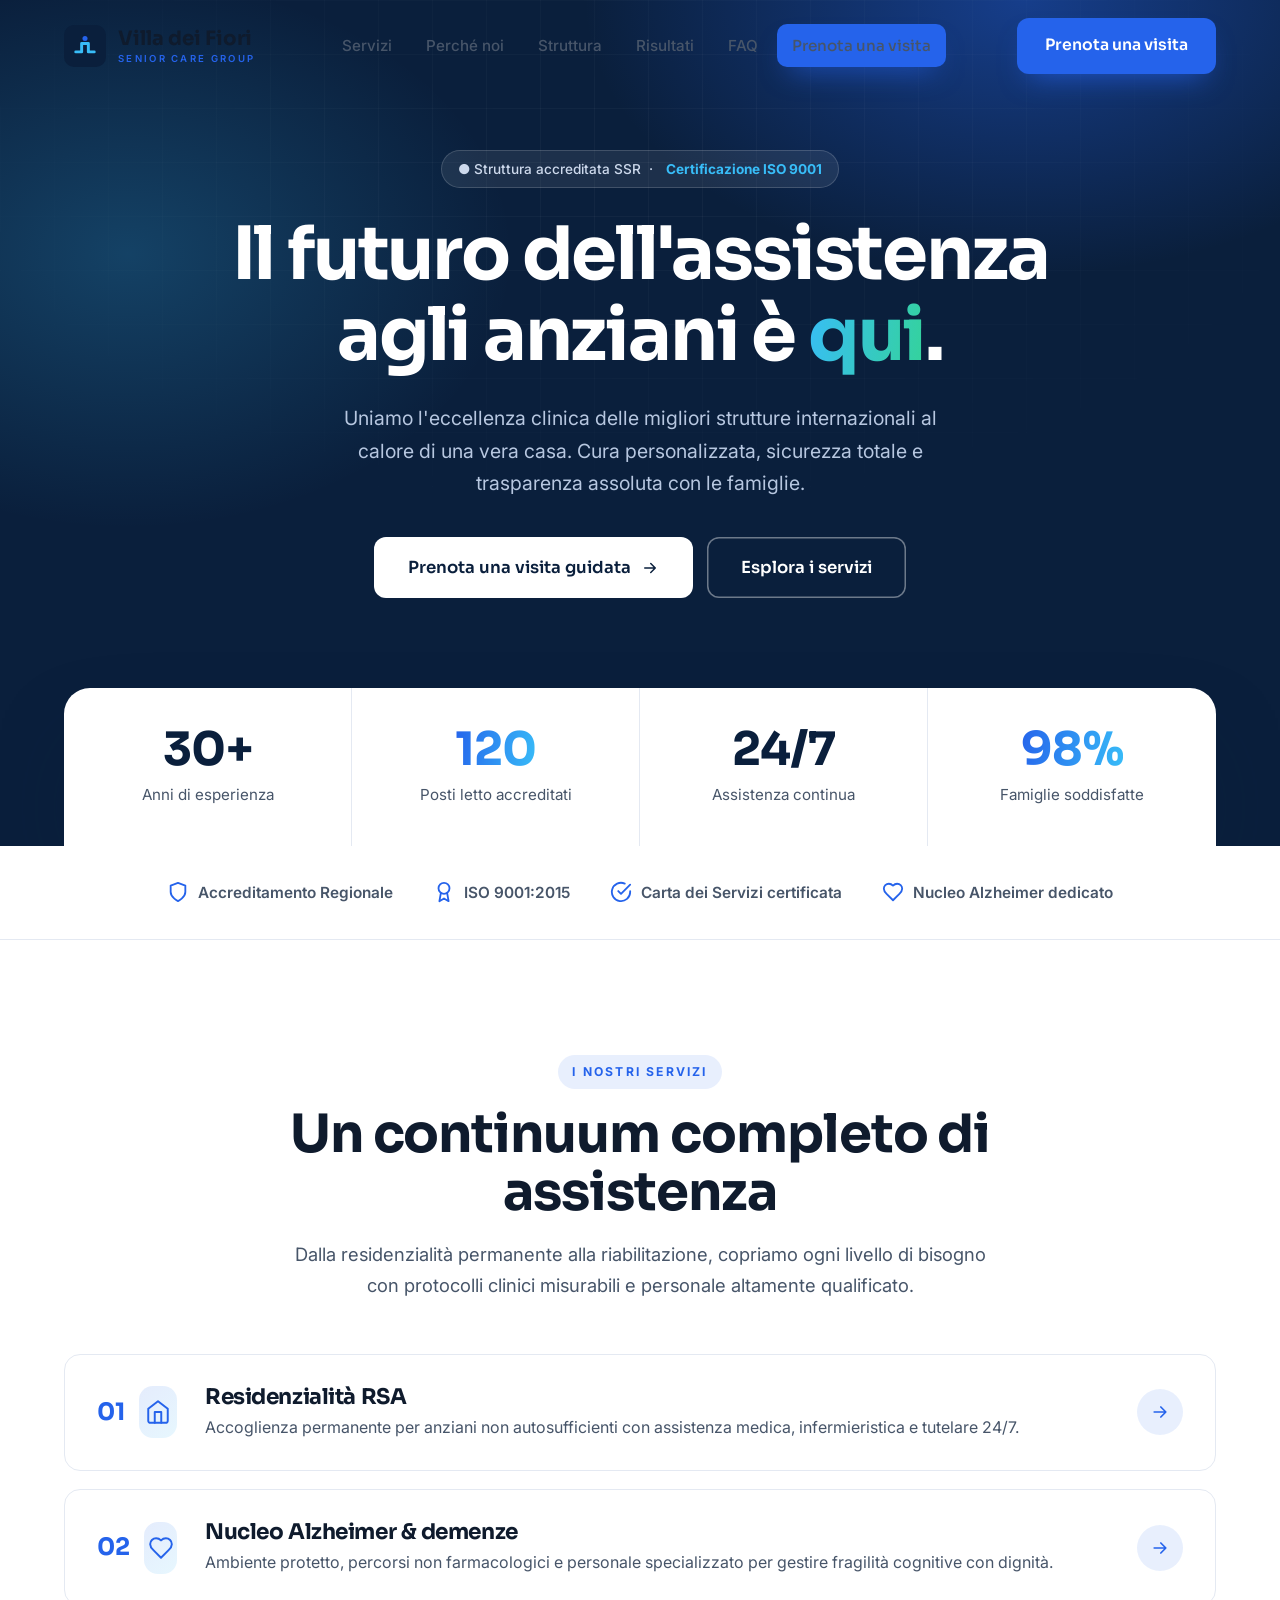
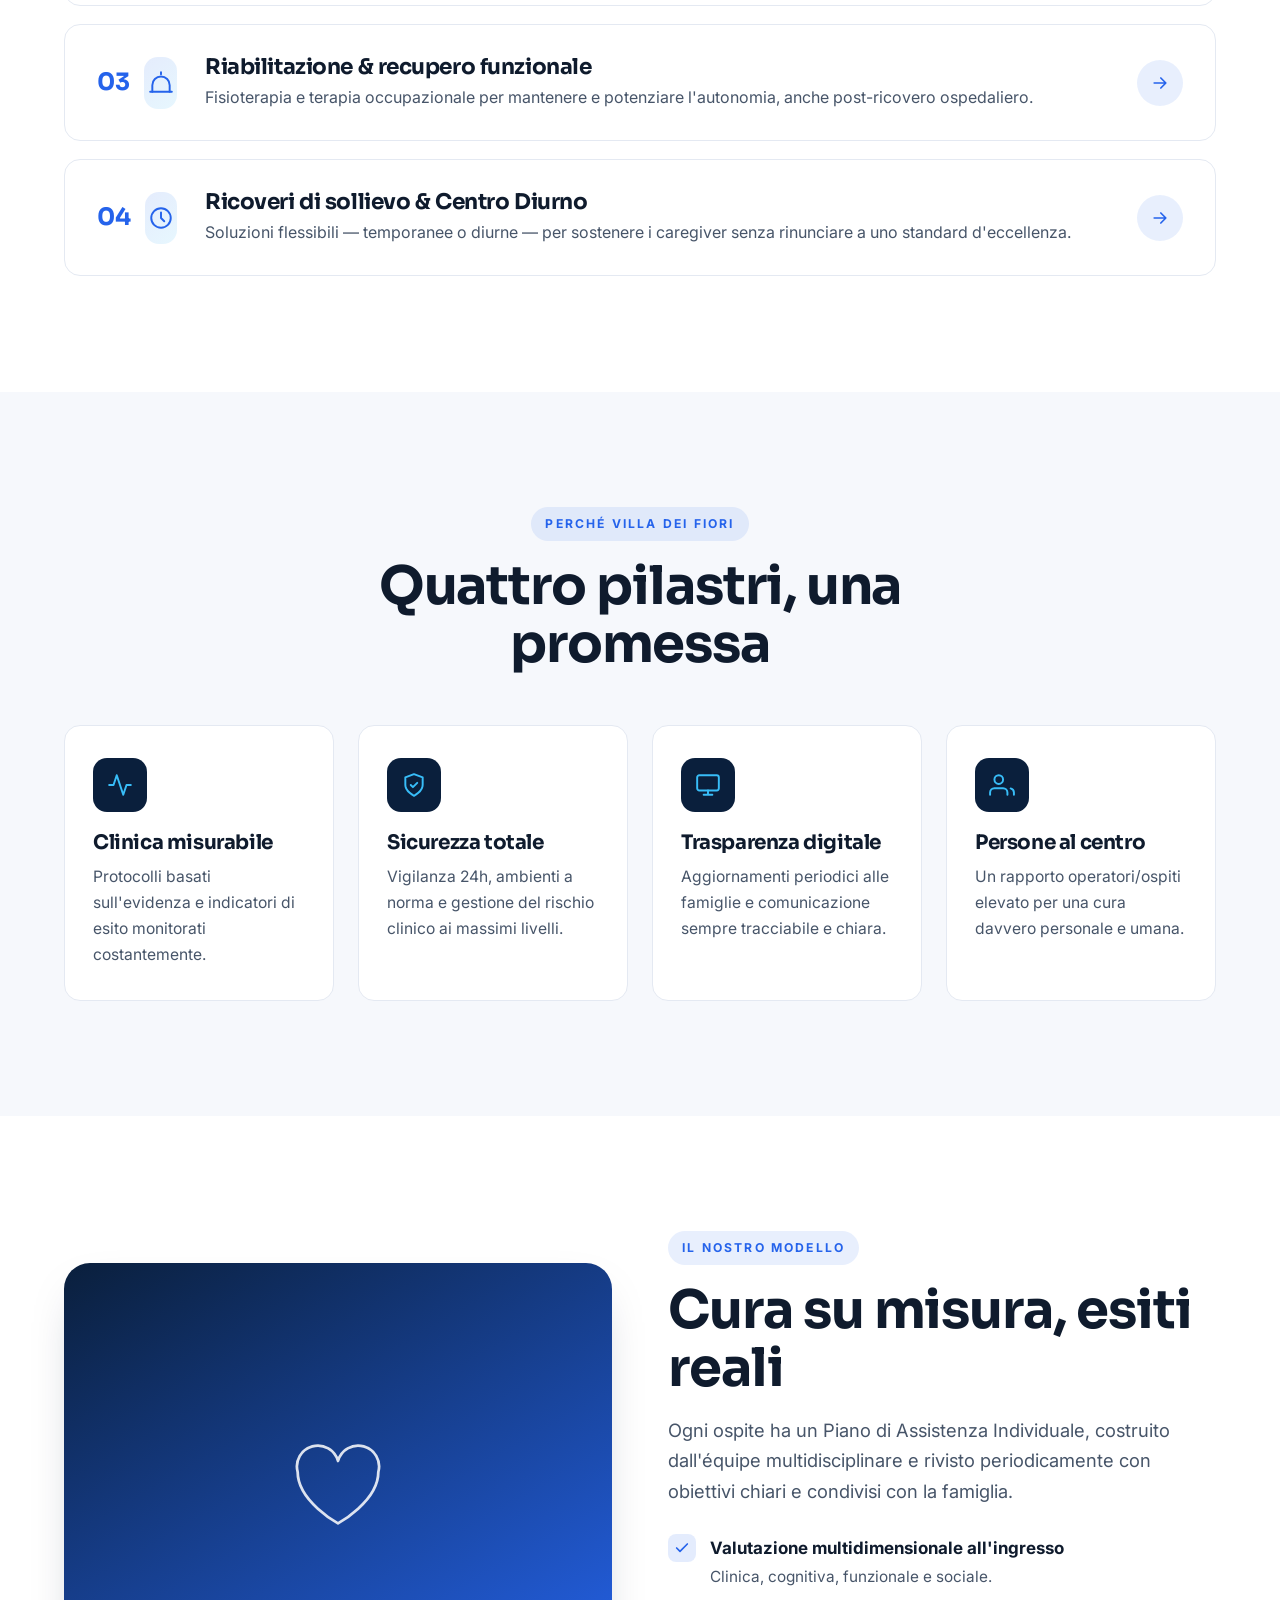
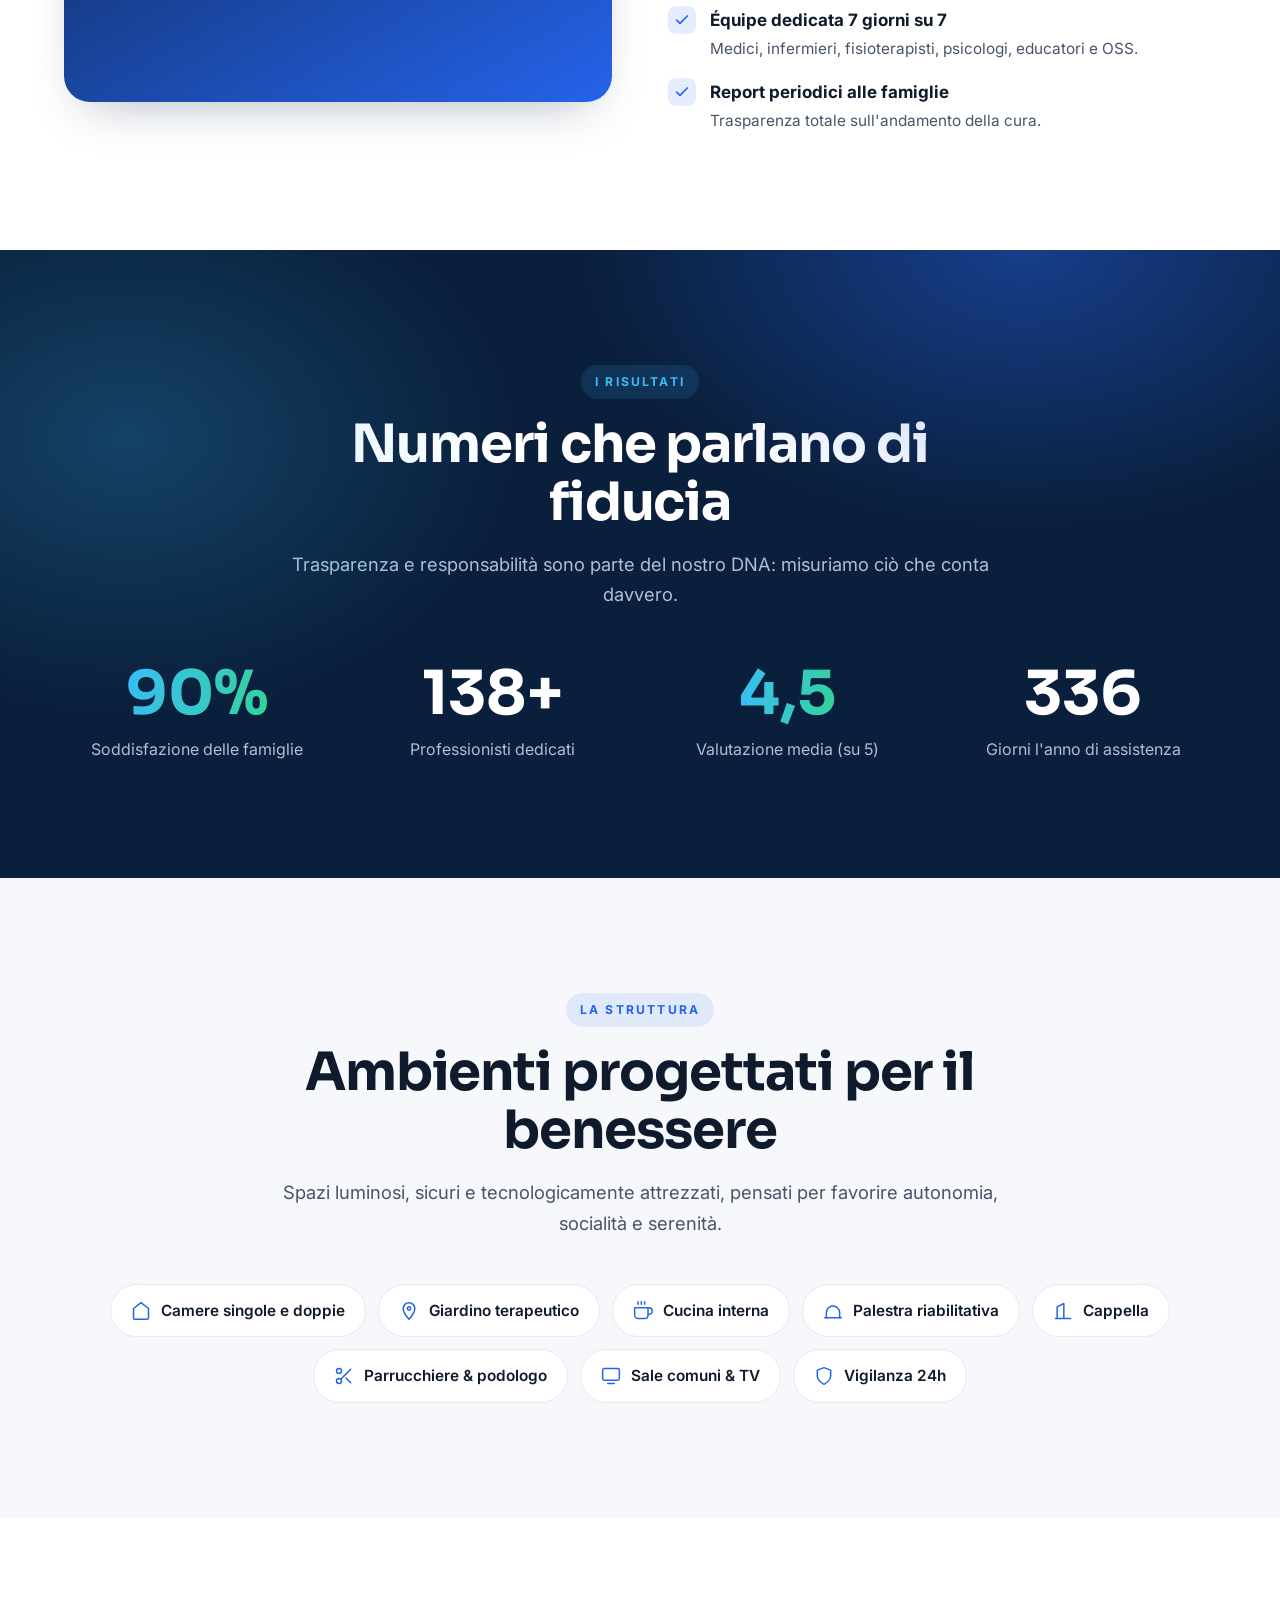
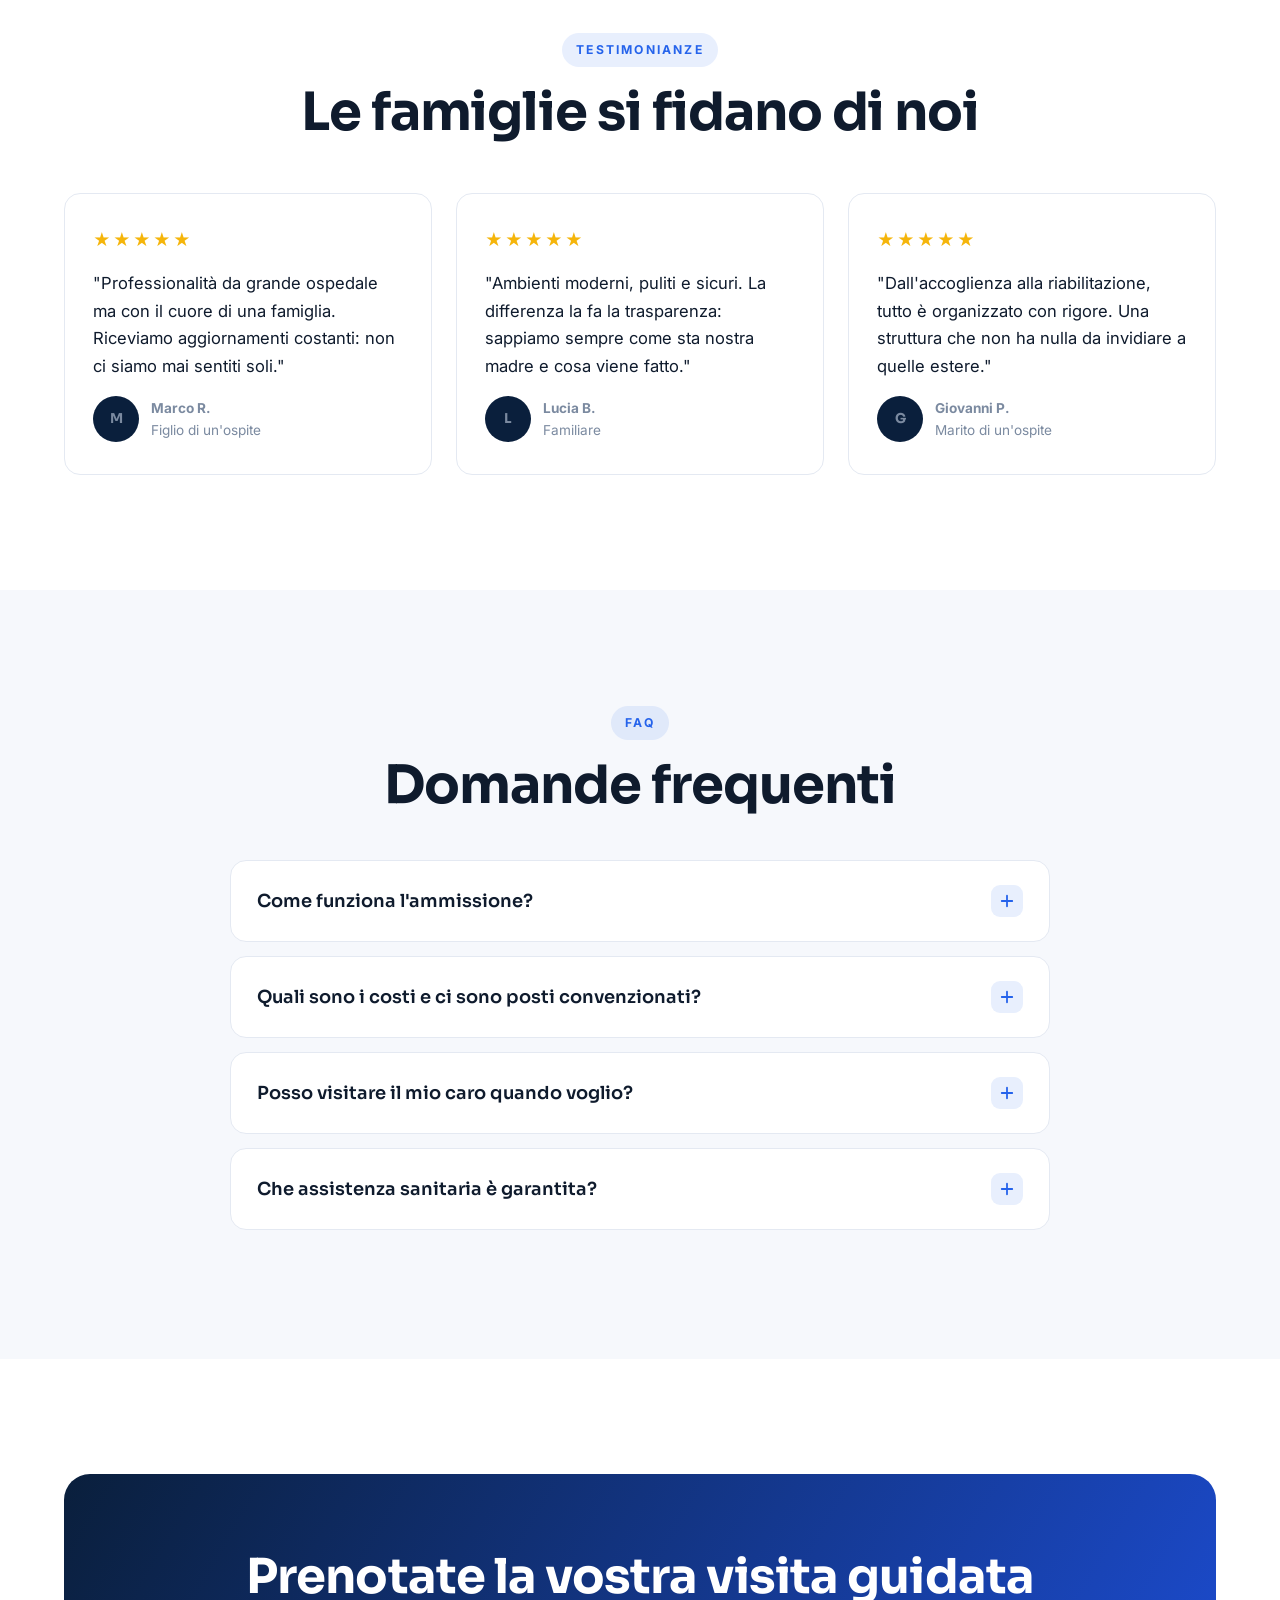
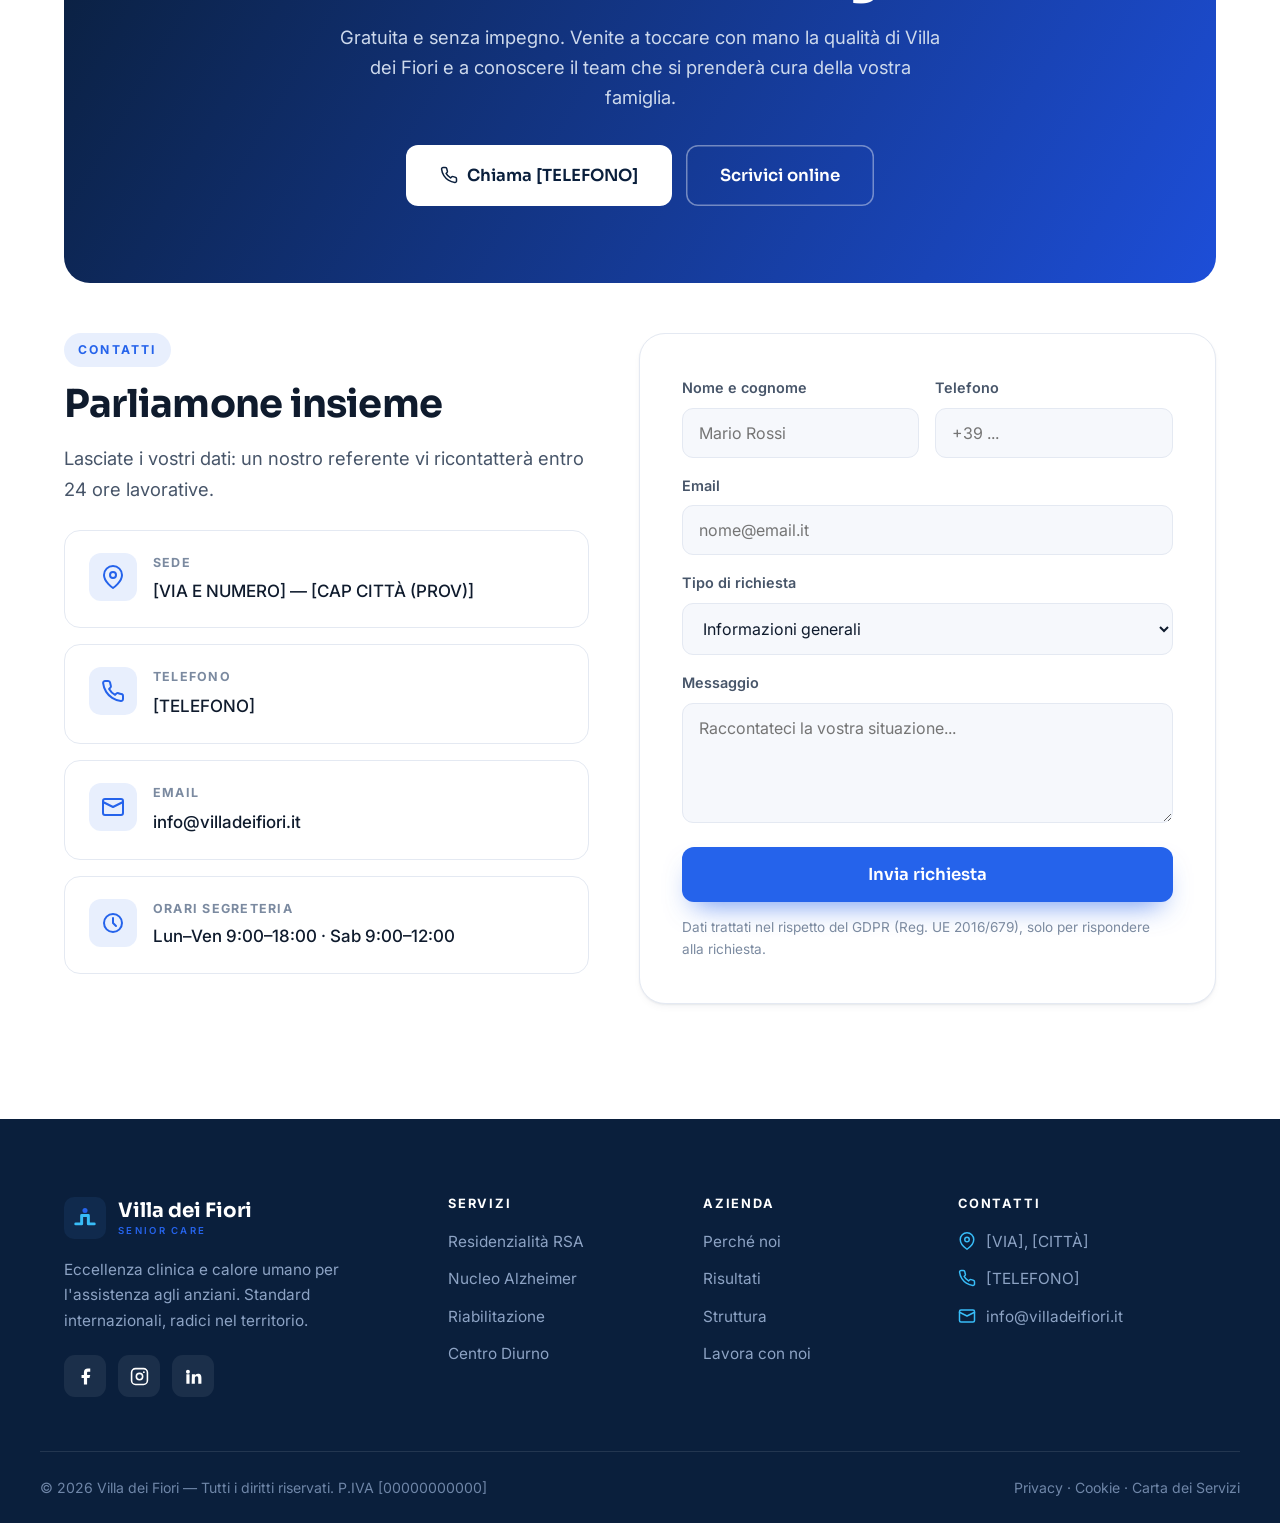
<file: villa-dei-fiori-website/variante-2-corporate/index.html>
<!DOCTYPE html>
<html lang="it">
<head>
  <meta charset="UTF-8" />
  <meta name="viewport" content="width=device-width, initial-scale=1.0" />
  <title>Villa dei Fiori — Eccellenza nell'assistenza agli anziani</title>
  <meta name="description" content="Villa dei Fiori: residenza sanitaria assistenziale di nuova generazione. Standard clinici certificati, assistenza 24/7 e tecnologia al servizio della cura." />
  <link rel="preconnect" href="https://fonts.googleapis.com" />
  <link rel="preconnect" href="https://fonts.gstatic.com" crossorigin />
  <link href="https://fonts.googleapis.com/css2?family=Sora:wght@400;500;600;700;800&family=Inter:wght@400;500;600;700&display=swap" rel="stylesheet" />
  <link rel="stylesheet" href="style.css" />
  <link rel="icon" href="data:image/svg+xml,%3Csvg xmlns='http://www.w3.org/2000/svg' viewBox='0 0 100 100'%3E%3Crect width='100' height='100' rx='24' fill='%230a1f3c'/%3E%3Cpath d='M30 60h12V42h16v18h12' stroke='%2338bdf8' stroke-width='7' fill='none' stroke-linecap='round' stroke-linejoin='round'/%3E%3C/svg%3E" />
</head>
<body>
  <div class="menu-backdrop"></div>

  <!-- HEADER -->
  <header class="site-header">
    <div class="container nav">
      <a href="#top" class="brand" aria-label="Villa dei Fiori — home">
        <svg class="brand__mark" viewBox="0 0 100 100" aria-hidden="true"><rect width="100" height="100" rx="24" fill="#0a1f3c"/><path d="M28 64h14V44h16v20h14" stroke="#38bdf8" stroke-width="7" fill="none" stroke-linecap="round" stroke-linejoin="round"/><circle cx="50" cy="32" r="6" fill="#2563eb"/></svg>
        <span class="brand__name">Villa dei Fiori<span>Senior Care Group</span></span>
      </a>
      <nav class="nav__links" aria-label="Menu principale">
        <a href="#servizi">Servizi</a>
        <a href="#perche">Perché noi</a>
        <a href="#struttura">Struttura</a>
        <a href="#risultati">Risultati</a>
        <a href="#faq">FAQ</a>
        <a href="#contatti" class="btn btn--primary">Prenota una visita</a>
      </nav>
      <div class="nav__cta">
        <a href="#contatti" class="btn btn--primary">Prenota una visita</a>
        <button class="nav__toggle" aria-label="Apri menu"><span></span></button>
      </div>
    </div>
  </header>

  <main id="top">
    <!-- HERO -->
    <section class="hero">
      <div class="hero__mesh"></div>
      <div class="hero__grid-bg"></div>
      <div class="container">
        <div class="hero__inner">
          <span class="hero__badge" data-reveal>● Struttura accreditata SSR &nbsp;·&nbsp; <b>Certificazione ISO 9001</b></span>
          <h1 data-reveal data-delay="1">Il futuro dell'assistenza<br/>agli anziani è <span class="grad">qui</span>.</h1>
          <p class="hero__lead" data-reveal data-delay="2">Uniamo l'eccellenza clinica delle migliori strutture internazionali al calore di una vera casa. Cura personalizzata, sicurezza totale e trasparenza assoluta con le famiglie.</p>
          <div class="hero__actions" data-reveal data-delay="3">
            <a href="#contatti" class="btn btn--light btn--lg">Prenota una visita guidata <svg viewBox="0 0 24 24" fill="none" stroke="currentColor" stroke-width="2" stroke-linecap="round" stroke-linejoin="round"><path d="M5 12h14M13 6l6 6-6 6"/></svg></a>
            <a href="#servizi" class="btn btn--ghost btn--lg">Esplora i servizi</a>
          </div>
        </div>
        <div class="kpi-strip" data-reveal data-delay="2">
          <div class="kpi-strip__inner">
            <div class="kpi"><div class="kpi__num"><span data-count="30" data-suffix="+">0</span></div><div class="kpi__label">Anni di esperienza</div></div>
            <div class="kpi"><div class="kpi__num"><span class="grad" data-count="120">0</span></div><div class="kpi__label">Posti letto accreditati</div></div>
            <div class="kpi"><div class="kpi__num"><span data-count="24" data-suffix="/7">0</span></div><div class="kpi__label">Assistenza continua</div></div>
            <div class="kpi"><div class="kpi__num"><span class="grad" data-count="98" data-suffix="%">0</span></div><div class="kpi__label">Famiglie soddisfatte</div></div>
          </div>
        </div>
      </div>
    </section>

    <!-- LOGOS / TRUST -->
    <section class="logos">
      <div class="container logos__inner" data-reveal>
        <span><svg viewBox="0 0 24 24" fill="none" stroke="currentColor" stroke-width="2" stroke-linecap="round" stroke-linejoin="round"><path d="M12 22s8-4 8-10V5l-8-3-8 3v7c0 6 8 10 8 10z"/></svg> Accreditamento Regionale</span>
        <span><svg viewBox="0 0 24 24" fill="none" stroke="currentColor" stroke-width="2" stroke-linecap="round" stroke-linejoin="round"><circle cx="12" cy="8" r="6"/><path d="M15.5 13.5 17 22l-5-3-5 3 1.5-8.5"/></svg> ISO 9001:2015</span>
        <span><svg viewBox="0 0 24 24" fill="none" stroke="currentColor" stroke-width="2" stroke-linecap="round" stroke-linejoin="round"><path d="M22 11.08V12a10 10 0 1 1-5.93-9.14"/><path d="M22 4 12 14.01l-3-3"/></svg> Carta dei Servizi certificata</span>
        <span><svg viewBox="0 0 24 24" fill="none" stroke="currentColor" stroke-width="2" stroke-linecap="round" stroke-linejoin="round"><path d="M19 14c1.49-1.46 3-3.21 3-5.5A5.5 5.5 0 0 0 16.5 3c-1.76 0-3 .5-4.5 2-1.5-1.5-2.74-2-4.5-2A5.5 5.5 0 0 0 2 8.5c0 2.29 1.51 4.04 3 5.5l7 7Z"/></svg> Nucleo Alzheimer dedicato</span>
      </div>
    </section>

    <!-- SERVIZI -->
    <section class="section" id="servizi">
      <div class="container">
        <div class="sec-head center" data-reveal>
          <span class="eyebrow">I nostri servizi</span>
          <h2 class="section-title">Un continuum completo di assistenza</h2>
          <p class="section-lead">Dalla residenzialità permanente alla riabilitazione, copriamo ogni livello di bisogno con protocolli clinici misurabili e personale altamente qualificato.</p>
        </div>
        <div class="svc">
          <article class="svc__row" data-reveal>
            <div class="svc__n">01<div class="svc__ic"><svg viewBox="0 0 24 24" fill="none" stroke="currentColor" stroke-width="1.8" stroke-linecap="round" stroke-linejoin="round"><path d="M3 9l9-7 9 7v11a2 2 0 0 1-2 2H5a2 2 0 0 1-2-2z"/><path d="M9 22V12h6v10"/></svg></div></div>
            <div><h3>Residenzialità RSA</h3><p>Accoglienza permanente per anziani non autosufficienti con assistenza medica, infermieristica e tutelare 24/7.</p></div>
            <a class="svc__cta" href="#contatti" aria-label="Approfondisci"><svg viewBox="0 0 24 24" fill="none" stroke="currentColor" stroke-width="2" stroke-linecap="round" stroke-linejoin="round"><path d="M5 12h14M13 6l6 6-6 6"/></svg></a>
          </article>
          <article class="svc__row" data-reveal>
            <div class="svc__n">02<div class="svc__ic"><svg viewBox="0 0 24 24" fill="none" stroke="currentColor" stroke-width="1.8" stroke-linecap="round" stroke-linejoin="round"><path d="M19 14c1.49-1.46 3-3.21 3-5.5A5.5 5.5 0 0 0 16.5 3c-1.76 0-3 .5-4.5 2-1.5-1.5-2.74-2-4.5-2A5.5 5.5 0 0 0 2 8.5c0 2.29 1.51 4.04 3 5.5l7 7Z"/></svg></div></div>
            <div><h3>Nucleo Alzheimer & demenze</h3><p>Ambiente protetto, percorsi non farmacologici e personale specializzato per gestire fragilità cognitive con dignità.</p></div>
            <a class="svc__cta" href="#contatti" aria-label="Approfondisci"><svg viewBox="0 0 24 24" fill="none" stroke="currentColor" stroke-width="2" stroke-linecap="round" stroke-linejoin="round"><path d="M5 12h14M13 6l6 6-6 6"/></svg></a>
          </article>
          <article class="svc__row" data-reveal>
            <div class="svc__n">03<div class="svc__ic"><svg viewBox="0 0 24 24" fill="none" stroke="currentColor" stroke-width="1.8" stroke-linecap="round" stroke-linejoin="round"><path d="M4 20v-6a8 8 0 0 1 16 0v6"/><path d="M2 20h20M12 4V2"/></svg></div></div>
            <div><h3>Riabilitazione & recupero funzionale</h3><p>Fisioterapia e terapia occupazionale per mantenere e potenziare l'autonomia, anche post-ricovero ospedaliero.</p></div>
            <a class="svc__cta" href="#contatti" aria-label="Approfondisci"><svg viewBox="0 0 24 24" fill="none" stroke="currentColor" stroke-width="2" stroke-linecap="round" stroke-linejoin="round"><path d="M5 12h14M13 6l6 6-6 6"/></svg></a>
          </article>
          <article class="svc__row" data-reveal>
            <div class="svc__n">04<div class="svc__ic"><svg viewBox="0 0 24 24" fill="none" stroke="currentColor" stroke-width="1.8" stroke-linecap="round" stroke-linejoin="round"><circle cx="12" cy="12" r="9"/><path d="M12 7v5l3 3"/></svg></div></div>
            <div><h3>Ricoveri di sollievo & Centro Diurno</h3><p>Soluzioni flessibili — temporanee o diurne — per sostenere i caregiver senza rinunciare a uno standard d'eccellenza.</p></div>
            <a class="svc__cta" href="#contatti" aria-label="Approfondisci"><svg viewBox="0 0 24 24" fill="none" stroke="currentColor" stroke-width="2" stroke-linecap="round" stroke-linejoin="round"><path d="M5 12h14M13 6l6 6-6 6"/></svg></a>
          </article>
        </div>
      </div>
    </section>

    <!-- PERCHE NOI -->
    <section class="section section--bg" id="perche">
      <div class="container">
        <div class="sec-head center" data-reveal>
          <span class="eyebrow">Perché Villa dei Fiori</span>
          <h2 class="section-title">Quattro pilastri, una promessa</h2>
        </div>
        <div class="grid grid--4" style="margin-top:52px">
          <div class="fcard" data-reveal><div class="fcard__ic"><svg viewBox="0 0 24 24" fill="none" stroke="currentColor" stroke-width="1.8" stroke-linecap="round" stroke-linejoin="round"><path d="M22 12h-4l-3 9L9 3l-3 9H2"/></svg></div><h3>Clinica misurabile</h3><p>Protocolli basati sull'evidenza e indicatori di esito monitorati costantemente.</p></div>
          <div class="fcard" data-reveal data-delay="1"><div class="fcard__ic"><svg viewBox="0 0 24 24" fill="none" stroke="currentColor" stroke-width="1.8" stroke-linecap="round" stroke-linejoin="round"><path d="M12 22s8-4 8-10V5l-8-3-8 3v7c0 6 8 10 8 10z"/><path d="m9 12 2 2 4-4"/></svg></div><h3>Sicurezza totale</h3><p>Vigilanza 24h, ambienti a norma e gestione del rischio clinico ai massimi livelli.</p></div>
          <div class="fcard" data-reveal data-delay="2"><div class="fcard__ic"><svg viewBox="0 0 24 24" fill="none" stroke="currentColor" stroke-width="1.8" stroke-linecap="round" stroke-linejoin="round"><rect x="2" y="3" width="20" height="14" rx="2"/><path d="M8 21h8M12 17v4"/></svg></div><h3>Trasparenza digitale</h3><p>Aggiornamenti periodici alle famiglie e comunicazione sempre tracciabile e chiara.</p></div>
          <div class="fcard" data-reveal data-delay="3"><div class="fcard__ic"><svg viewBox="0 0 24 24" fill="none" stroke="currentColor" stroke-width="1.8" stroke-linecap="round" stroke-linejoin="round"><path d="M17 21v-2a4 4 0 0 0-4-4H5a4 4 0 0 0-4 4v2"/><circle cx="9" cy="7" r="4"/><path d="M23 21v-2a4 4 0 0 0-3-3.87"/></svg></div><h3>Persone al centro</h3><p>Un rapporto operatori/ospiti elevato per una cura davvero personale e umana.</p></div>
        </div>
      </div>
    </section>

    <!-- APPROCCIO SPLIT -->
    <section class="section">
      <div class="container split">
        <div class="split__media" data-reveal>
          <div class="split__ph"><svg viewBox="0 0 120 120" width="110" height="110" fill="none" stroke="currentColor" stroke-width="3" stroke-linecap="round" stroke-linejoin="round"><path d="M60 104S16 80 16 48a22 22 0 0 1 44-12 22 22 0 0 1 44 12c0 32-44 56-44 56z"/></svg></div>
        </div>
        <div class="split__body" data-reveal data-delay="1">
          <span class="eyebrow">Il nostro modello</span>
          <h2 class="section-title">Cura su misura, esiti reali</h2>
          <p class="section-lead">Ogni ospite ha un Piano di Assistenza Individuale, costruito dall'équipe multidisciplinare e rivisto periodicamente con obiettivi chiari e condivisi con la famiglia.</p>
          <ul class="split__list">
            <li><span class="ck"><svg viewBox="0 0 24 24" fill="none" stroke="currentColor" stroke-width="2.5" stroke-linecap="round" stroke-linejoin="round"><path d="M20 6 9 17l-5-5"/></svg></span><div><b>Valutazione multidimensionale all'ingresso</b><span>Clinica, cognitiva, funzionale e sociale.</span></div></li>
            <li><span class="ck"><svg viewBox="0 0 24 24" fill="none" stroke="currentColor" stroke-width="2.5" stroke-linecap="round" stroke-linejoin="round"><path d="M20 6 9 17l-5-5"/></svg></span><div><b>Équipe dedicata 7 giorni su 7</b><span>Medici, infermieri, fisioterapisti, psicologi, educatori e OSS.</span></div></li>
            <li><span class="ck"><svg viewBox="0 0 24 24" fill="none" stroke="currentColor" stroke-width="2.5" stroke-linecap="round" stroke-linejoin="round"><path d="M20 6 9 17l-5-5"/></svg></span><div><b>Report periodici alle famiglie</b><span>Trasparenza totale sull'andamento della cura.</span></div></li>
          </ul>
        </div>
      </div>
    </section>

    <!-- RISULTATI / METRICS NAVY -->
    <section class="section section--navy" id="risultati">
      <div class="hero__mesh"></div>
      <div class="container">
        <div class="sec-head center" data-reveal>
          <span class="eyebrow">I risultati</span>
          <h2 class="section-title">Numeri che parlano di fiducia</h2>
          <p class="section-lead">Trasparenza e responsabilità sono parte del nostro DNA: misuriamo ciò che conta davvero.</p>
        </div>
        <div class="metrics">
          <div class="metric" data-reveal><div class="metric__num"><span class="grad" data-count="98" data-suffix="%">0</span></div><div class="metric__label">Soddisfazione delle famiglie</div></div>
          <div class="metric" data-reveal data-delay="1"><div class="metric__num"><span data-count="150" data-suffix="+">0</span></div><div class="metric__label">Professionisti dedicati</div></div>
          <div class="metric" data-reveal data-delay="2"><div class="metric__num"><span class="grad" data-count="4.9">0</span></div><div class="metric__label">Valutazione media (su 5)</div></div>
          <div class="metric" data-reveal data-delay="3"><div class="metric__num"><span data-count="365">0</span></div><div class="metric__label">Giorni l'anno di assistenza</div></div>
        </div>
      </div>
    </section>

    <!-- STRUTTURA / AMENITIES -->
    <section class="section section--bg" id="struttura">
      <div class="container">
        <div class="sec-head center" data-reveal>
          <span class="eyebrow">La struttura</span>
          <h2 class="section-title">Ambienti progettati per il benessere</h2>
          <p class="section-lead">Spazi luminosi, sicuri e tecnologicamente attrezzati, pensati per favorire autonomia, socialità e serenità.</p>
        </div>
        <div class="chips">
          <span class="chip" data-reveal><svg viewBox="0 0 24 24" fill="none" stroke="currentColor" stroke-width="1.8" stroke-linecap="round" stroke-linejoin="round"><path d="M3 9l9-7 9 7v11a2 2 0 0 1-2 2H5a2 2 0 0 1-2-2z"/></svg> Camere singole e doppie</span>
          <span class="chip" data-reveal><svg viewBox="0 0 24 24" fill="none" stroke="currentColor" stroke-width="1.8" stroke-linecap="round" stroke-linejoin="round"><path d="M12 2a7 7 0 0 0-7 7c0 5 7 13 7 13s7-8 7-13a7 7 0 0 0-7-7z"/><circle cx="12" cy="9" r="2"/></svg> Giardino terapeutico</span>
          <span class="chip" data-reveal><svg viewBox="0 0 24 24" fill="none" stroke="currentColor" stroke-width="1.8" stroke-linecap="round" stroke-linejoin="round"><path d="M18 8h1a4 4 0 0 1 0 8h-1M2 8h16v9a4 4 0 0 1-4 4H6a4 4 0 0 1-4-4z"/><path d="M6 1v3M10 1v3M14 1v3"/></svg> Cucina interna</span>
          <span class="chip" data-reveal><svg viewBox="0 0 24 24" fill="none" stroke="currentColor" stroke-width="1.8" stroke-linecap="round" stroke-linejoin="round"><path d="M4 20v-6a8 8 0 0 1 16 0v6"/><path d="M2 20h20"/></svg> Palestra riabilitativa</span>
          <span class="chip" data-reveal><svg viewBox="0 0 24 24" fill="none" stroke="currentColor" stroke-width="1.8" stroke-linecap="round" stroke-linejoin="round"><path d="M3 21h18M5 21V7l8-4v18"/></svg> Cappella</span>
          <span class="chip" data-reveal><svg viewBox="0 0 24 24" fill="none" stroke="currentColor" stroke-width="1.8" stroke-linecap="round" stroke-linejoin="round"><circle cx="6" cy="6" r="3"/><circle cx="6" cy="18" r="3"/><path d="M20 4 8.12 15.88M14.47 14.48 20 20"/></svg> Parrucchiere & podologo</span>
          <span class="chip" data-reveal><svg viewBox="0 0 24 24" fill="none" stroke="currentColor" stroke-width="1.8" stroke-linecap="round" stroke-linejoin="round"><rect x="2" y="3" width="20" height="14" rx="2"/><path d="M8 21h8"/></svg> Sale comuni & TV</span>
          <span class="chip" data-reveal><svg viewBox="0 0 24 24" fill="none" stroke="currentColor" stroke-width="1.8" stroke-linecap="round" stroke-linejoin="round"><path d="M12 22s8-4 8-10V5l-8-3-8 3v7c0 6 8 10 8 10z"/></svg> Vigilanza 24h</span>
        </div>
      </div>
    </section>

    <!-- TESTIMONIALS -->
    <section class="section">
      <div class="container">
        <div class="sec-head center" data-reveal>
          <span class="eyebrow">Testimonianze</span>
          <h2 class="section-title">Le famiglie si fidano di noi</h2>
        </div>
        <div class="quote-grid">
          <figure class="quote" data-reveal><div class="quote__stars">★★★★★</div><p>"Professionalità da grande ospedale ma con il cuore di una famiglia. Riceviamo aggiornamenti costanti: non ci siamo mai sentiti soli."</p><figcaption class="quote__by"><span class="quote__av">M</span><span><b>Marco R.</b><span>Figlio di un'ospite</span></span></figcaption></figure>
          <figure class="quote" data-reveal data-delay="1"><div class="quote__stars">★★★★★</div><p>"Ambienti moderni, puliti e sicuri. La differenza la fa la trasparenza: sappiamo sempre come sta nostra madre e cosa viene fatto."</p><figcaption class="quote__by"><span class="quote__av">L</span><span><b>Lucia B.</b><span>Familiare</span></span></figcaption></figure>
          <figure class="quote" data-reveal data-delay="2"><div class="quote__stars">★★★★★</div><p>"Dall'accoglienza alla riabilitazione, tutto è organizzato con rigore. Una struttura che non ha nulla da invidiare a quelle estere."</p><figcaption class="quote__by"><span class="quote__av">G</span><span><b>Giovanni P.</b><span>Marito di un'ospite</span></span></figcaption></figure>
        </div>
      </div>
    </section>

    <!-- FAQ -->
    <section class="section section--bg" id="faq">
      <div class="container">
        <div class="sec-head center" data-reveal>
          <span class="eyebrow">FAQ</span>
          <h2 class="section-title">Domande frequenti</h2>
        </div>
        <div class="faq">
          <div class="faq__item" data-reveal><button class="faq__q">Come funziona l'ammissione?<span class="pm"><svg viewBox="0 0 24 24" fill="none" stroke="currentColor" stroke-width="2.4" stroke-linecap="round"><path d="M12 5v14M5 12h14"/></svg></span></button><div class="faq__a"><p>Si parte da un colloquio e una visita guidata. Effettuiamo una valutazione multidimensionale del bisogno e vi guidiamo nella documentazione, sia per ingressi privati che convenzionati.</p></div></div>
          <div class="faq__item" data-reveal><button class="faq__q">Quali sono i costi e ci sono posti convenzionati?<span class="pm"><svg viewBox="0 0 24 24" fill="none" stroke="currentColor" stroke-width="2.4" stroke-linecap="round"><path d="M12 5v14M5 12h14"/></svg></span></button><div class="faq__a"><p>Disponiamo di posti accreditati/convenzionati e di posti a regime privato. Durante il colloquio illustriamo rette, eventuali agevolazioni e modalità di pagamento in modo trasparente.</p></div></div>
          <div class="faq__item" data-reveal><button class="faq__q">Posso visitare il mio caro quando voglio?<span class="pm"><svg viewBox="0 0 24 24" fill="none" stroke="currentColor" stroke-width="2.4" stroke-linecap="round"><path d="M12 5v14M5 12h14"/></svg></span></button><div class="faq__a"><p>Le visite sono incoraggiate, con orari pensati per il benessere degli ospiti. Il legame familiare è parte integrante del nostro modello di cura.</p></div></div>
          <div class="faq__item" data-reveal><button class="faq__q">Che assistenza sanitaria è garantita?<span class="pm"><svg viewBox="0 0 24 24" fill="none" stroke="currentColor" stroke-width="2.4" stroke-linecap="round"><path d="M12 5v14M5 12h14"/></svg></span></button><div class="faq__a"><p>Presenza medica programmata, assistenza infermieristica e tutelare 24/7, fisioterapia, consulenze specialistiche e gestione completa delle terapie.</p></div></div>
        </div>
      </div>
    </section>

    <!-- CONTATTI + CTA -->
    <section class="section" id="contatti">
      <div class="container">
        <div class="cta" data-reveal>
          <div class="cta__mesh"></div>
          <h2>Prenotate la vostra visita guidata</h2>
          <p>Gratuita e senza impegno. Venite a toccare con mano la qualità di Villa dei Fiori e a conoscere il team che si prenderà cura della vostra famiglia.</p>
          <div class="hero__actions">
            <a href="tel:+390000000000" class="btn btn--light btn--lg"><svg viewBox="0 0 24 24" fill="none" stroke="currentColor" stroke-width="2" stroke-linecap="round" stroke-linejoin="round"><path d="M22 16.92v3a2 2 0 0 1-2.18 2 19.79 19.79 0 0 1-8.63-3.07 19.5 19.5 0 0 1-6-6 19.79 19.79 0 0 1-3.07-8.67A2 2 0 0 1 4.11 2h3a2 2 0 0 1 2 1.72c.13.96.36 1.9.7 2.81a2 2 0 0 1-.45 2.11L8.09 9.91a16 16 0 0 0 6 6l1.27-1.27a2 2 0 0 1 2.11-.45c.9.34 1.85.57 2.81.7A2 2 0 0 1 22 16.92z"/></svg> Chiama [TELEFONO]</a>
            <a href="#form" class="btn btn--ghost btn--lg">Scrivici online</a>
          </div>
        </div>

        <div class="contact-grid" id="form">
          <div data-reveal>
            <span class="eyebrow">Contatti</span>
            <h2 class="section-title" style="font-size:clamp(1.8rem,3.4vw,2.4rem)">Parliamone insieme</h2>
            <p class="section-lead" style="margin-bottom:26px">Lasciate i vostri dati: un nostro referente vi ricontatterà entro 24 ore lavorative.</p>
            <div class="cinfo">
              <div class="cinfo__row"><div class="ic"><svg viewBox="0 0 24 24" fill="none" stroke="currentColor" stroke-width="2" stroke-linecap="round" stroke-linejoin="round"><path d="M21 10c0 7-9 13-9 13s-9-6-9-13a9 9 0 0 1 18 0z"/><circle cx="12" cy="10" r="3"/></svg></div><div><b>Sede</b><p>[VIA E NUMERO] — [CAP CITTÀ (PROV)]</p></div></div>
              <div class="cinfo__row"><div class="ic"><svg viewBox="0 0 24 24" fill="none" stroke="currentColor" stroke-width="2" stroke-linecap="round" stroke-linejoin="round"><path d="M22 16.92v3a2 2 0 0 1-2.18 2 19.79 19.79 0 0 1-8.63-3.07 19.5 19.5 0 0 1-6-6 19.79 19.79 0 0 1-3.07-8.67A2 2 0 0 1 4.11 2h3a2 2 0 0 1 2 1.72c.13.96.36 1.9.7 2.81a2 2 0 0 1-.45 2.11L8.09 9.91a16 16 0 0 0 6 6l1.27-1.27a2 2 0 0 1 2.11-.45c.9.34 1.85.57 2.81.7A2 2 0 0 1 22 16.92z"/></svg></div><div><b>Telefono</b><a href="tel:+390000000000">[TELEFONO]</a></div></div>
              <div class="cinfo__row"><div class="ic"><svg viewBox="0 0 24 24" fill="none" stroke="currentColor" stroke-width="2" stroke-linecap="round" stroke-linejoin="round"><rect x="2" y="4" width="20" height="16" rx="2"/><path d="m22 7-10 5L2 7"/></svg></div><div><b>Email</b><a href="mailto:info@villadeifiori.it">info@villadeifiori.it</a></div></div>
              <div class="cinfo__row"><div class="ic"><svg viewBox="0 0 24 24" fill="none" stroke="currentColor" stroke-width="2" stroke-linecap="round" stroke-linejoin="round"><circle cx="12" cy="12" r="9"/><path d="M12 7v5l3 3"/></svg></div><div><b>Orari segreteria</b><p>Lun–Ven 9:00–18:00 · Sab 9:00–12:00</p></div></div>
            </div>
          </div>
          <form class="form" data-reveal data-delay="1">
            <div class="form__fields">
              <div class="form__row">
                <div class="field"><label for="nome">Nome e cognome</label><input id="nome" type="text" required placeholder="Mario Rossi" /></div>
                <div class="field"><label for="tel">Telefono</label><input id="tel" type="tel" required placeholder="+39 ..." /></div>
              </div>
              <div class="field"><label for="email">Email</label><input id="email" type="email" required placeholder="nome@email.it" /></div>
              <div class="field"><label for="motivo">Tipo di richiesta</label><select id="motivo"><option>Informazioni generali</option><option>Prenotare una visita guidata</option><option>Nucleo Alzheimer</option><option>Ricovero di sollievo / Centro Diurno</option><option>Lavora con noi</option></select></div>
              <div class="field"><label for="msg">Messaggio</label><textarea id="msg" placeholder="Raccontateci la vostra situazione..."></textarea></div>
              <button type="submit" class="btn btn--primary btn--lg" style="width:100%;justify-content:center">Invia richiesta</button>
              <p class="form__note">Dati trattati nel rispetto del GDPR (Reg. UE 2016/679), solo per rispondere alla richiesta.</p>
            </div>
            <div class="form__success"><div class="ic"><svg viewBox="0 0 24 24" fill="none" stroke="currentColor" stroke-width="2.2" stroke-linecap="round" stroke-linejoin="round"><path d="M22 11.08V12a10 10 0 1 1-5.93-9.14"/><path d="M22 4 12 14.01l-3-3"/></svg></div><h3>Richiesta inviata!</h3><p style="color:var(--slate);margin-top:8px">Grazie. Vi ricontatteremo entro 24 ore lavorative.</p></div>
          </form>
        </div>
      </div>
    </section>
  </main>

  <!-- FOOTER -->
  <footer class="site-footer">
    <div class="container footer-grid">
      <div class="footer-brand">
        <div class="brand"><svg class="brand__mark" viewBox="0 0 100 100"><rect width="100" height="100" rx="24" fill="#102a4d"/><path d="M28 64h14V44h16v20h14" stroke="#38bdf8" stroke-width="7" fill="none" stroke-linecap="round" stroke-linejoin="round"/><circle cx="50" cy="32" r="6" fill="#2563eb"/></svg><span class="brand__name">Villa dei Fiori<span>Senior Care</span></span></div>
        <p>Eccellenza clinica e calore umano per l'assistenza agli anziani. Standard internazionali, radici nel territorio.</p>
        <div class="footer-social">
          <a href="#" aria-label="Facebook"><svg viewBox="0 0 24 24" fill="currentColor"><path d="M18 2h-3a5 5 0 0 0-5 5v3H7v4h3v8h4v-8h3l1-4h-4V7a1 1 0 0 1 1-1h3z"/></svg></a>
          <a href="#" aria-label="Instagram"><svg viewBox="0 0 24 24" fill="none" stroke="currentColor" stroke-width="2"><rect x="2" y="2" width="20" height="20" rx="5"/><circle cx="12" cy="12" r="4"/><circle cx="17.5" cy="6.5" r="1.2" fill="currentColor" stroke="none"/></svg></a>
          <a href="#" aria-label="LinkedIn"><svg viewBox="0 0 24 24" fill="currentColor"><path d="M4.98 3.5a2.5 2.5 0 1 1 0 5 2.5 2.5 0 0 1 0-5zM3 9h4v12H3zM10 9h3.8v1.7h.05c.53-1 1.83-2.05 3.76-2.05C21.4 8.65 22 11 22 14.2V21h-4v-6c0-1.43-.03-3.27-2-3.27-2 0-2.3 1.56-2.3 3.17V21h-4z"/></svg></a>
        </div>
      </div>
      <div class="footer-col"><h4>Servizi</h4><ul><li><a href="#servizi">Residenzialità RSA</a></li><li><a href="#servizi">Nucleo Alzheimer</a></li><li><a href="#servizi">Riabilitazione</a></li><li><a href="#servizi">Centro Diurno</a></li></ul></div>
      <div class="footer-col"><h4>Azienda</h4><ul><li><a href="#perche">Perché noi</a></li><li><a href="#risultati">Risultati</a></li><li><a href="#struttura">Struttura</a></li><li><a href="#contatti">Lavora con noi</a></li></ul></div>
      <div class="footer-col"><h4>Contatti</h4><ul>
        <li><svg viewBox="0 0 24 24" fill="none" stroke="currentColor" stroke-width="2" stroke-linecap="round" stroke-linejoin="round"><path d="M21 10c0 7-9 13-9 13s-9-6-9-13a9 9 0 0 1 18 0z"/><circle cx="12" cy="10" r="3"/></svg> [VIA], [CITTÀ]</li>
        <li><svg viewBox="0 0 24 24" fill="none" stroke="currentColor" stroke-width="2" stroke-linecap="round" stroke-linejoin="round"><path d="M22 16.92v3a2 2 0 0 1-2.18 2 19.79 19.79 0 0 1-8.63-3.07 19.5 19.5 0 0 1-6-6 19.79 19.79 0 0 1-3.07-8.67A2 2 0 0 1 4.11 2h3a2 2 0 0 1 2 1.72c.13.96.36 1.9.7 2.81a2 2 0 0 1-.45 2.11L8.09 9.91a16 16 0 0 0 6 6l1.27-1.27a2 2 0 0 1 2.11-.45c.9.34 1.85.57 2.81.7A2 2 0 0 1 22 16.92z"/></svg> [TELEFONO]</li>
        <li><svg viewBox="0 0 24 24" fill="none" stroke="currentColor" stroke-width="2" stroke-linecap="round" stroke-linejoin="round"><rect x="2" y="4" width="20" height="16" rx="2"/><path d="m22 7-10 5L2 7"/></svg> info@villadeifiori.it</li>
      </ul></div>
    </div>
    <div class="container footer-bottom">
      <span>© <span data-year>2026</span> Villa dei Fiori — Tutti i diritti riservati. P.IVA [00000000000]</span>
      <span><a href="#">Privacy</a> · <a href="#">Cookie</a> · <a href="#">Carta dei Servizi</a></span>
    </div>
  </footer>

  <script src="../assets/js/main.js"></script>
</body>
</html>
</file>
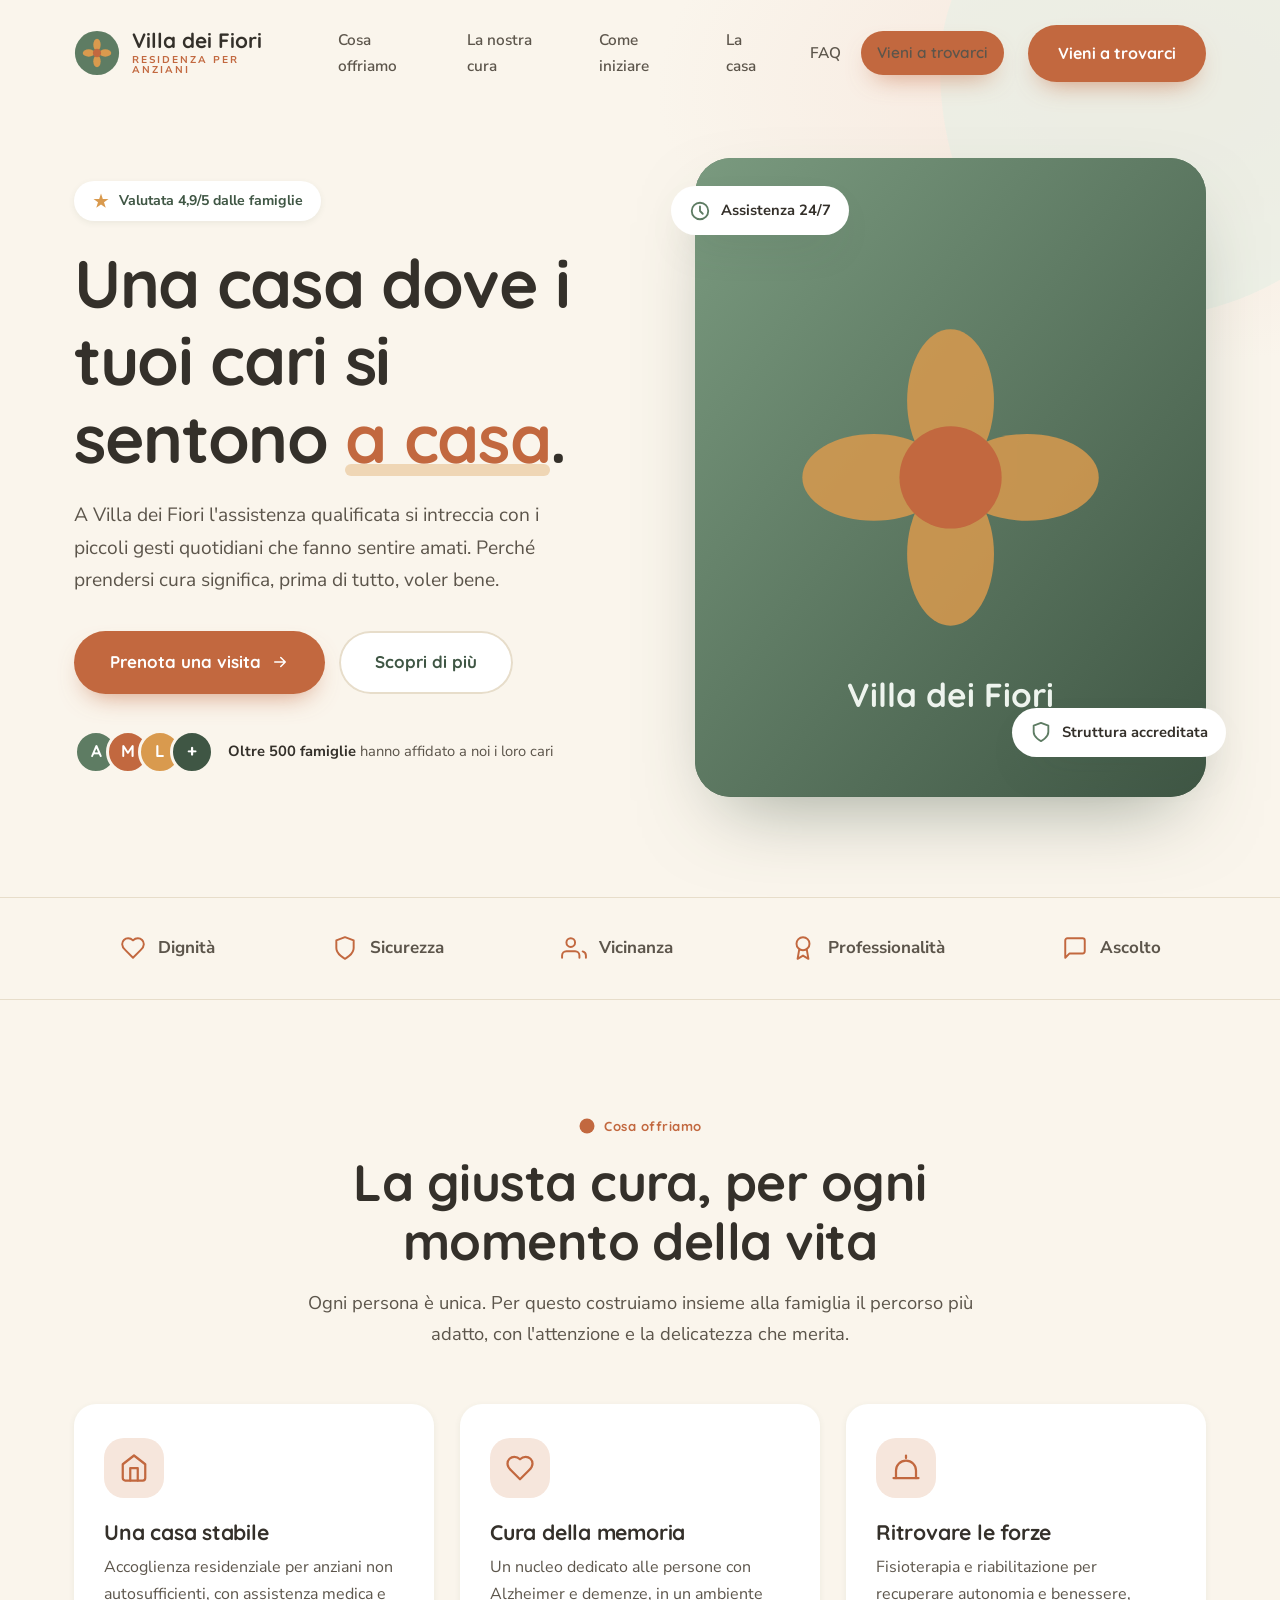
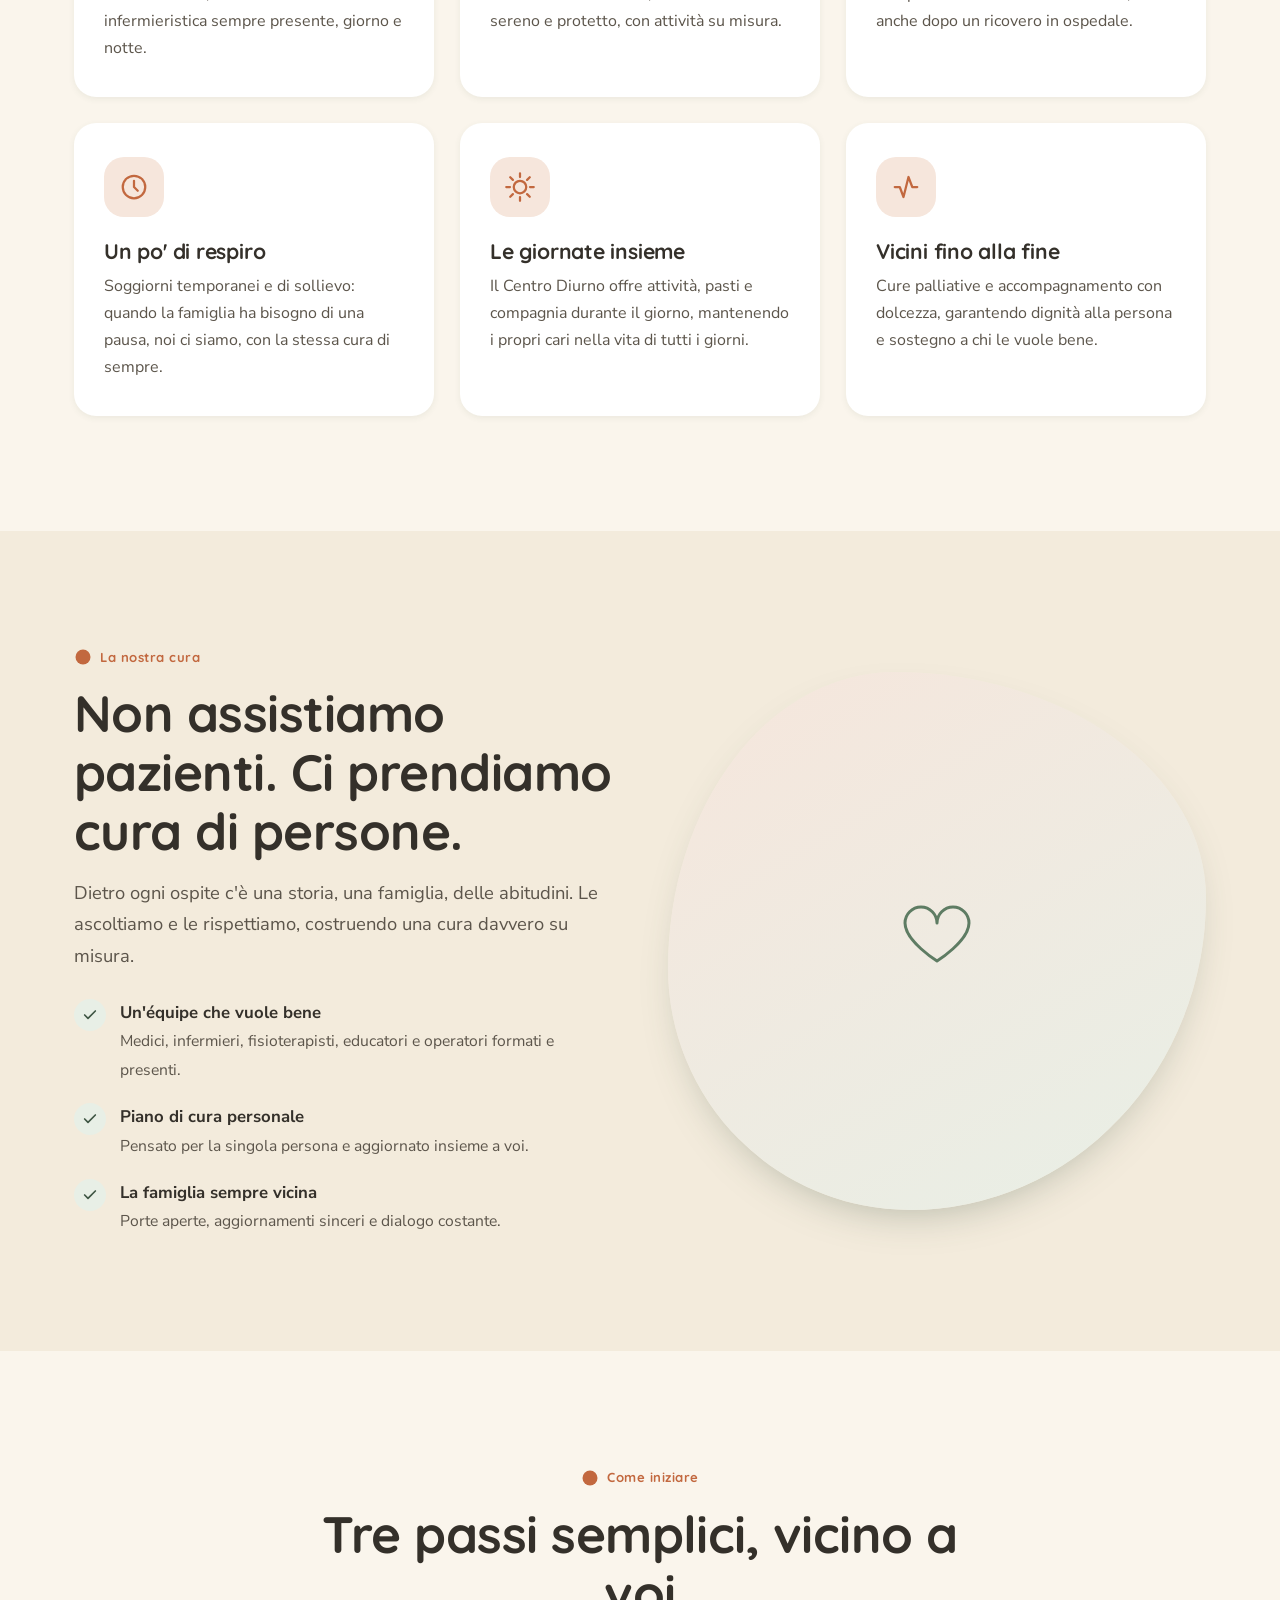
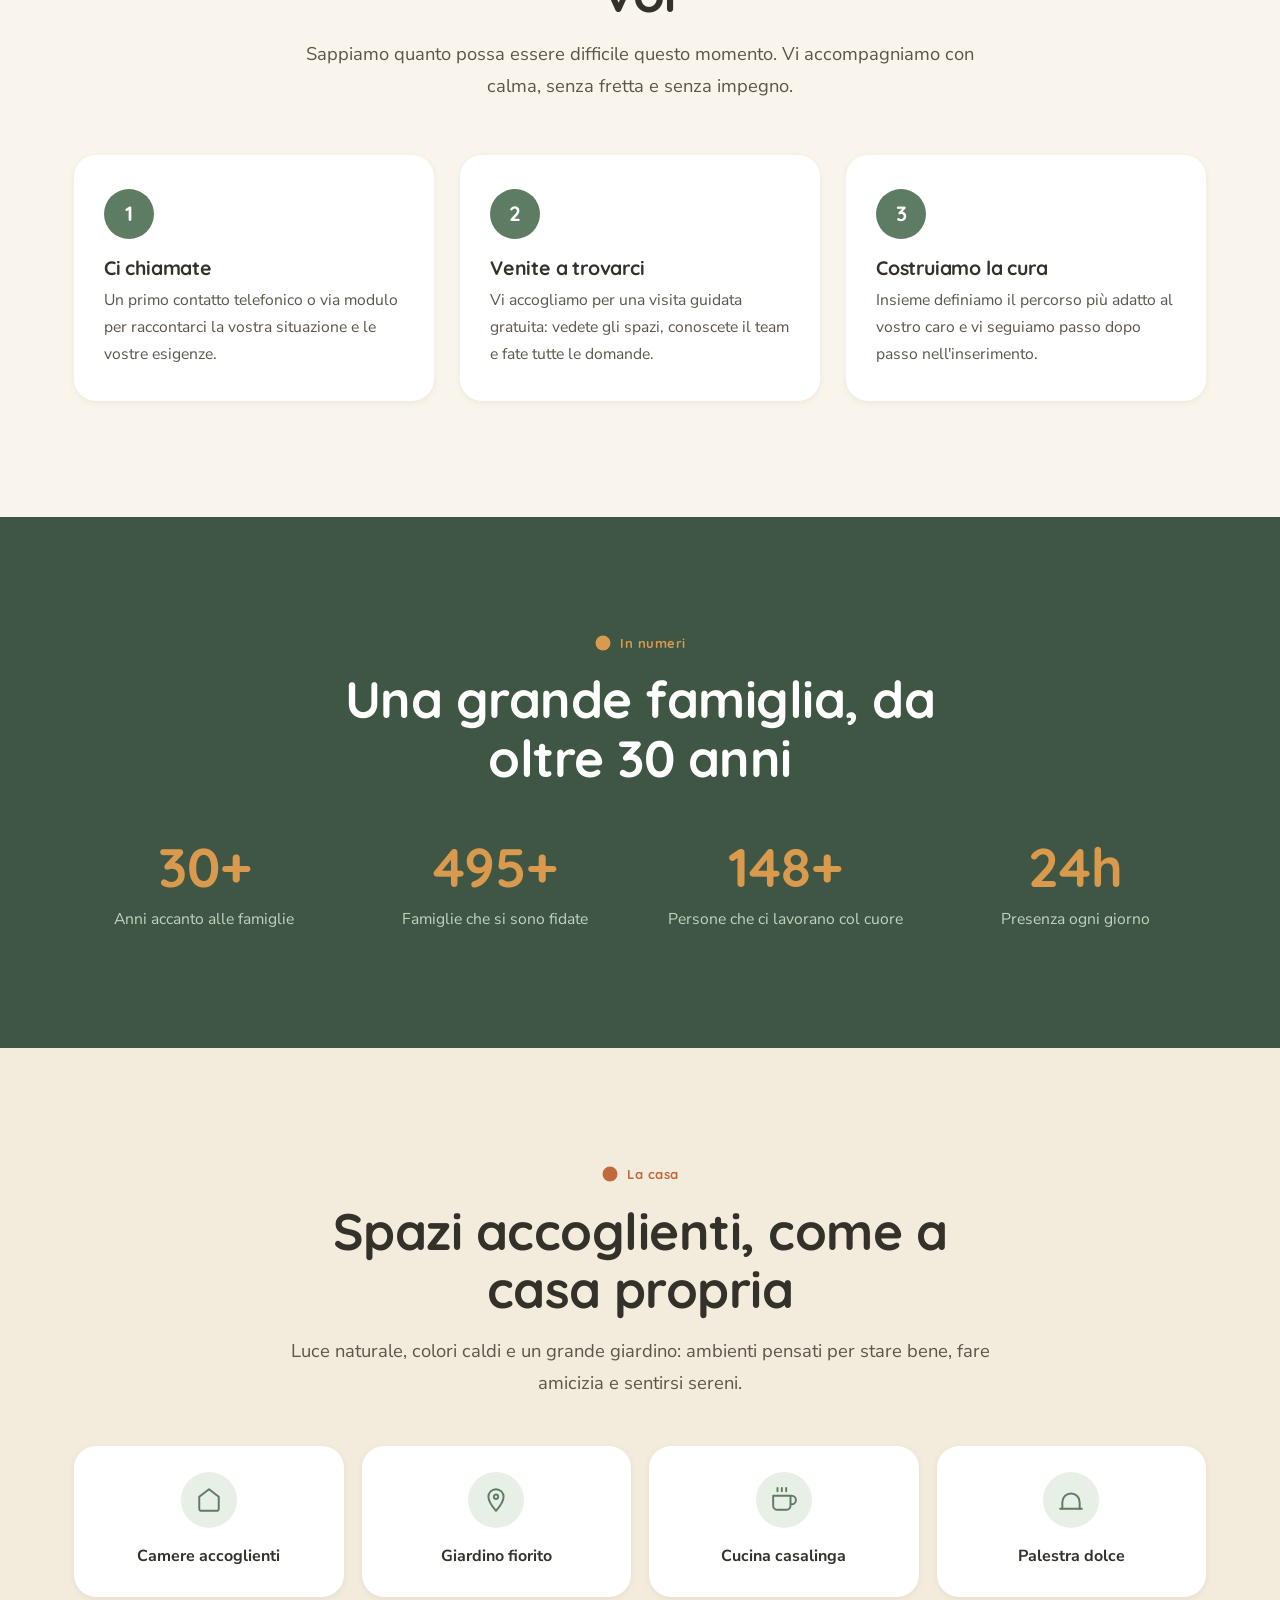
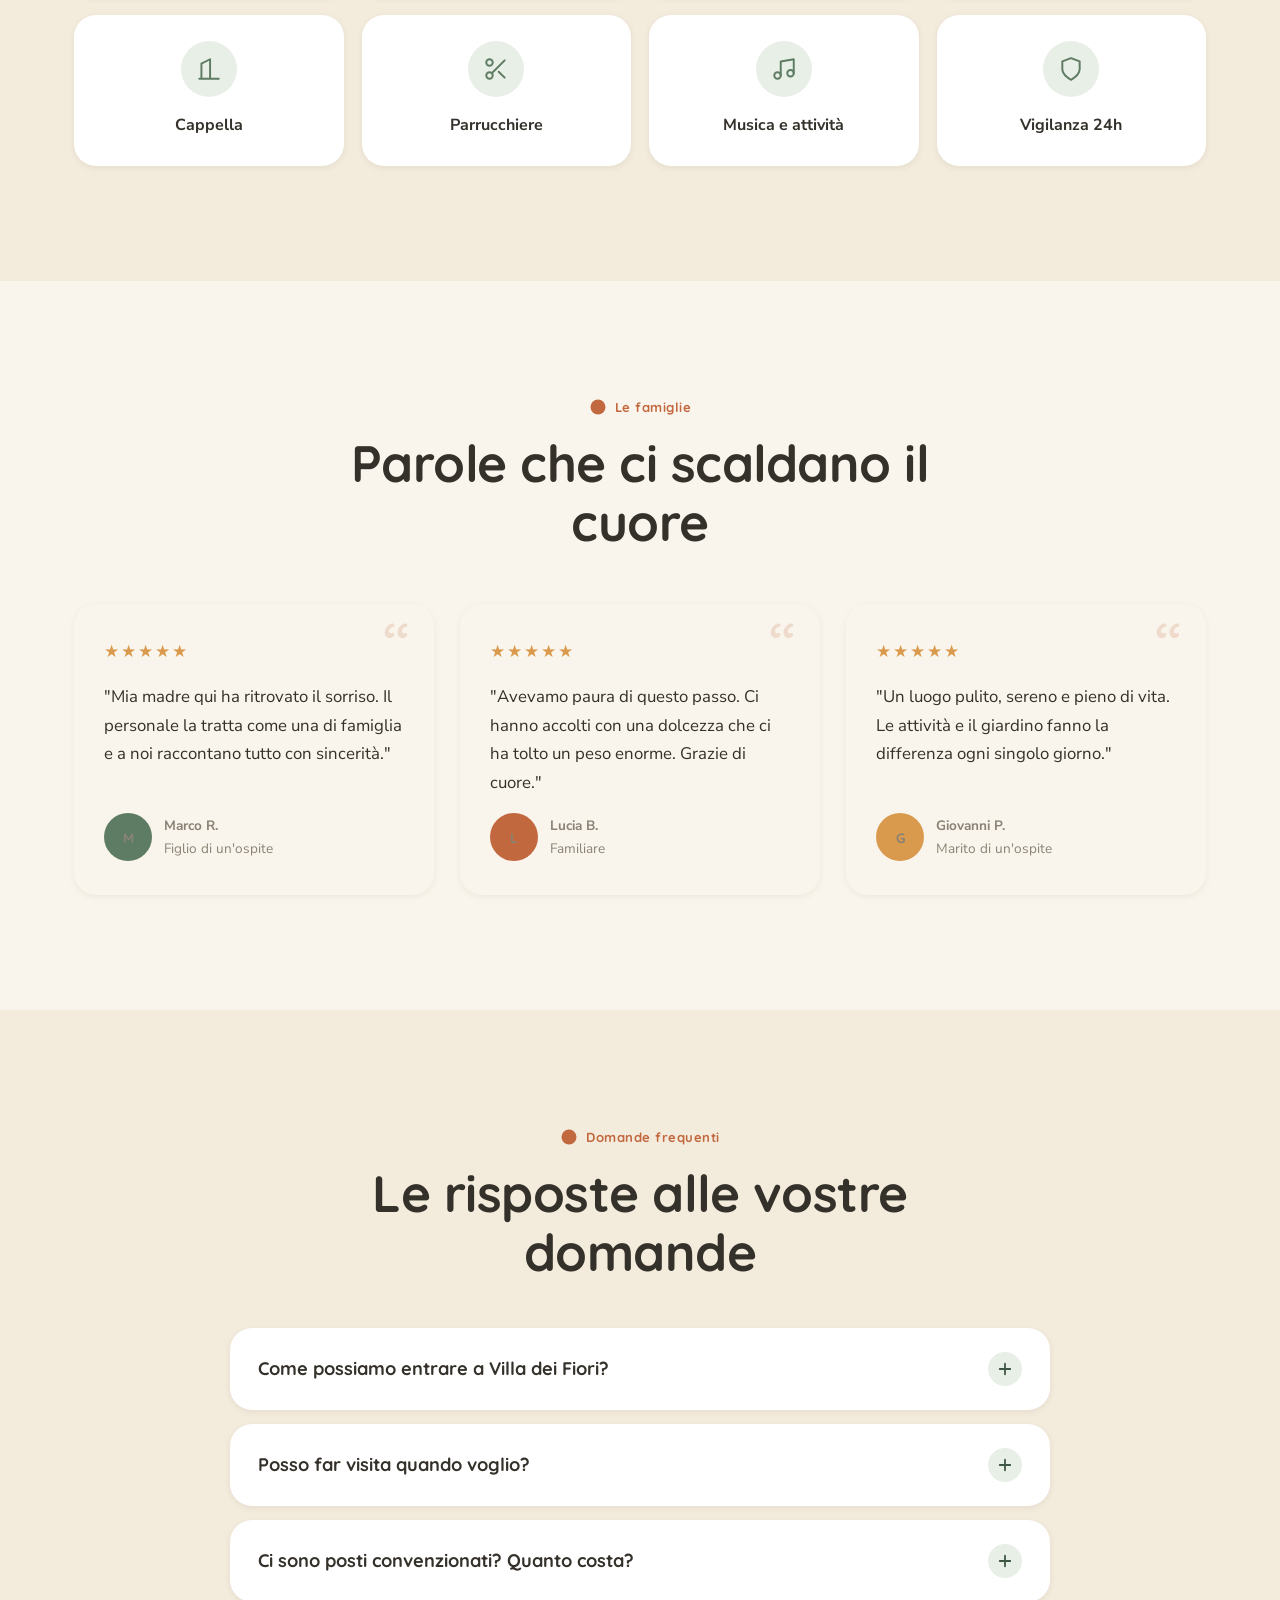
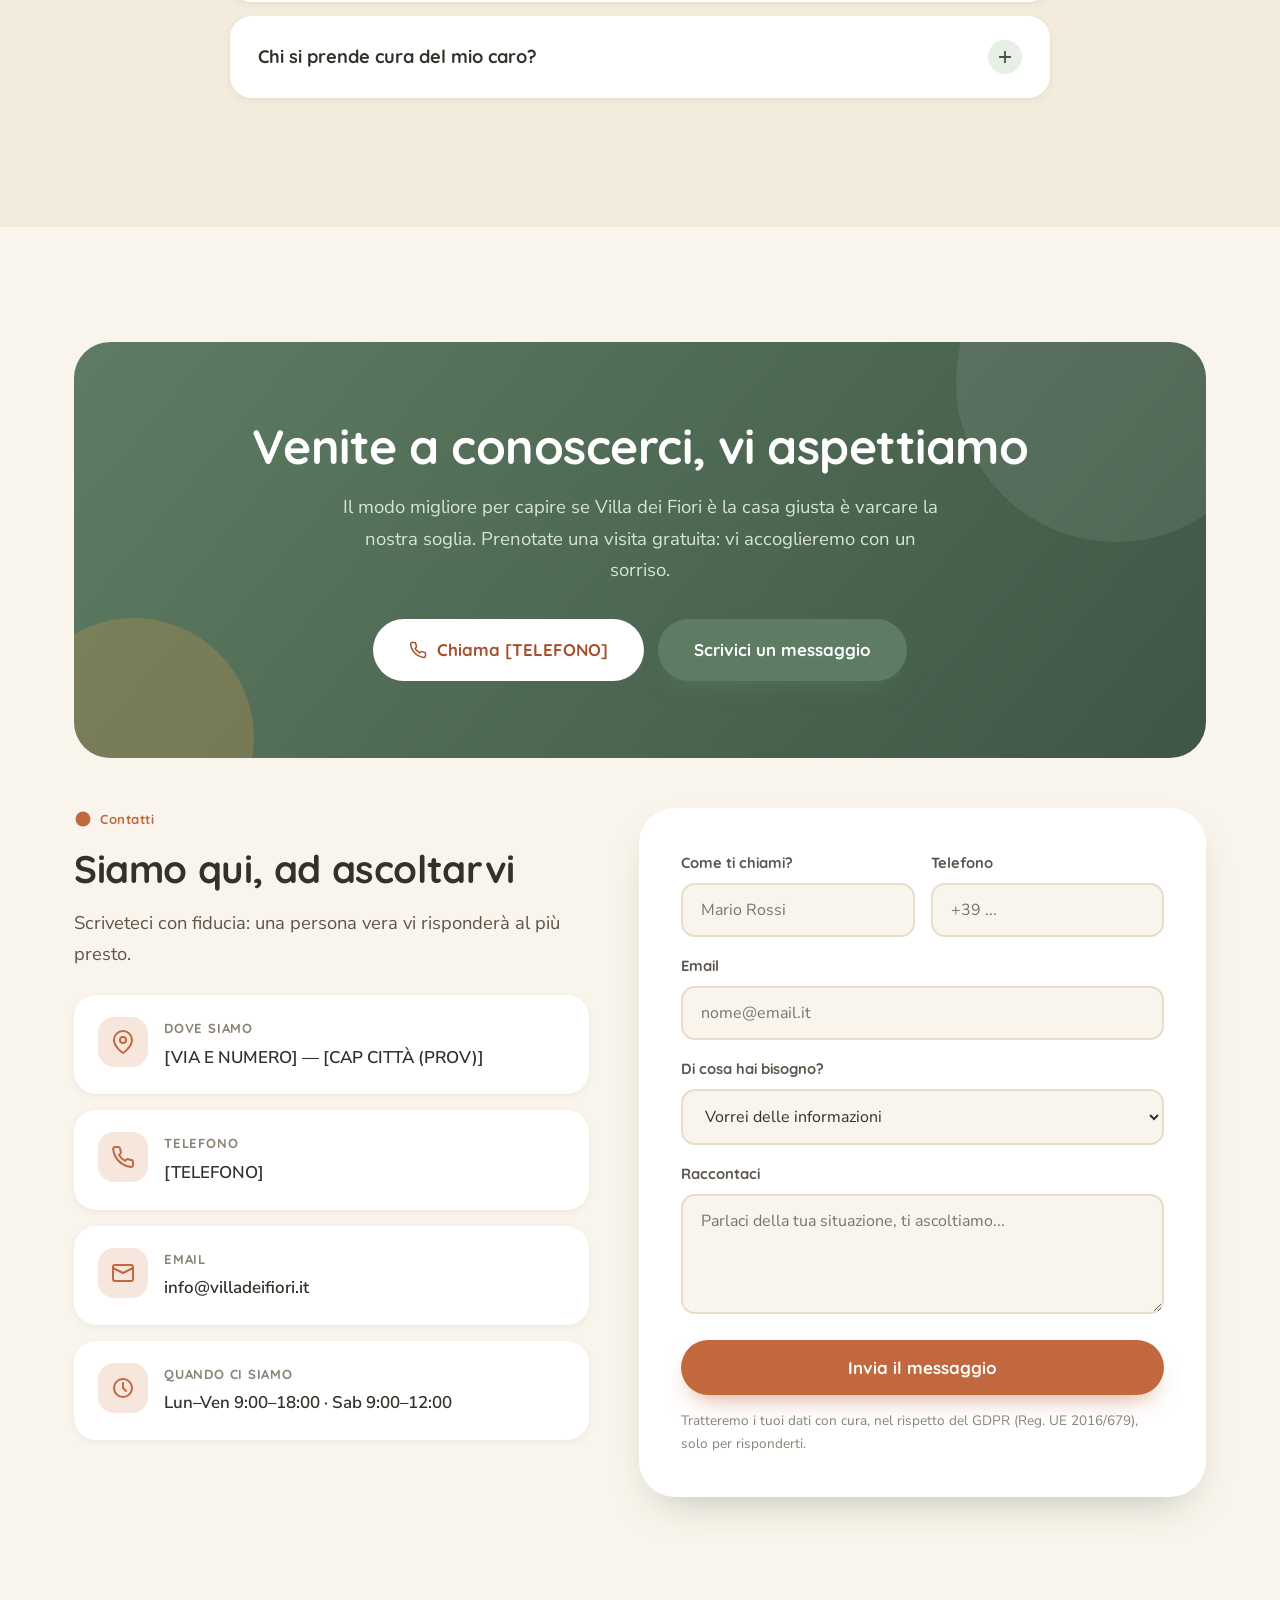
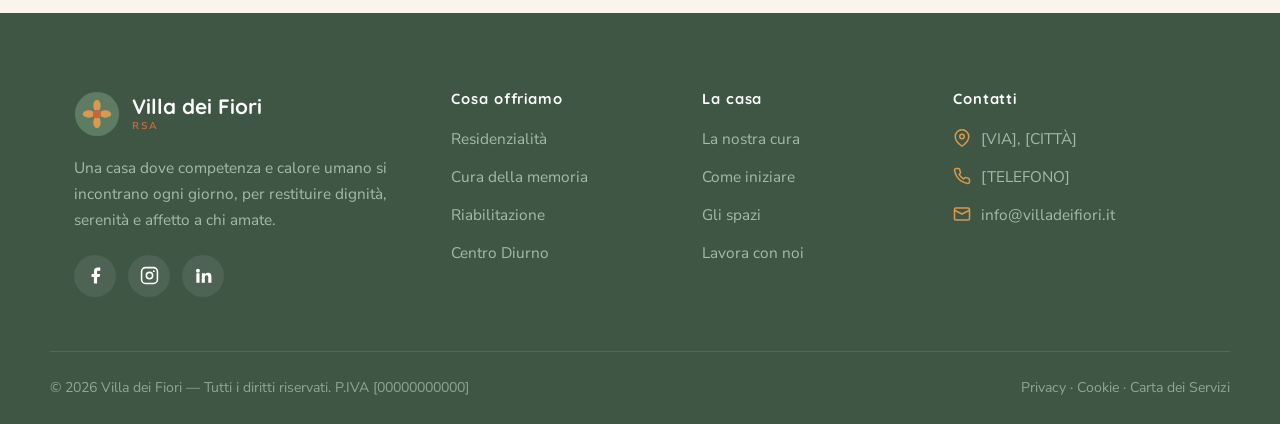
<file: villa-dei-fiori-website/variante-3-calore/index.html>
<!DOCTYPE html>
<html lang="it">
<head>
  <meta charset="UTF-8" />
  <meta name="viewport" content="width=device-width, initial-scale=1.0" />
  <title>Villa dei Fiori — La casa che si prende cura di chi ami</title>
  <meta name="description" content="Villa dei Fiori: una residenza per anziani dove ci si sente a casa. Cura, calore e attenzione alla persona, ogni giorno, con assistenza qualificata 24 ore su 24." />
  <link rel="preconnect" href="https://fonts.googleapis.com" />
  <link rel="preconnect" href="https://fonts.gstatic.com" crossorigin />
  <link href="https://fonts.googleapis.com/css2?family=Quicksand:wght@500;600;700&family=Nunito+Sans:wght@400;600;700;800&display=swap" rel="stylesheet" />
  <link rel="stylesheet" href="style.css" />
  <link rel="icon" href="data:image/svg+xml,%3Csvg xmlns='http://www.w3.org/2000/svg' viewBox='0 0 100 100'%3E%3Ccircle cx='50' cy='50' r='48' fill='%235e7c63'/%3E%3Cpath d='M50 30c10 0 18 8 18 18s-8 18-18 18-18-8-18-18 8-18 18-18z' fill='none' stroke='%23d99a4e' stroke-width='5'/%3E%3Ccircle cx='50' cy='48' r='7' fill='%23c2683f'/%3E%3C/svg%3E" />
</head>
<body>
  <div class="menu-backdrop"></div>

  <!-- HEADER -->
  <header class="site-header">
    <div class="container nav">
      <a href="#top" class="brand" aria-label="Villa dei Fiori — home">
        <svg class="brand__mark" viewBox="0 0 100 100" aria-hidden="true"><circle cx="50" cy="50" r="48" fill="#5e7c63"/><g fill="#d99a4e"><ellipse cx="50" cy="32" rx="8" ry="13"/><ellipse cx="50" cy="68" rx="8" ry="13"/><ellipse cx="32" cy="50" rx="13" ry="8"/><ellipse cx="68" cy="50" rx="13" ry="8"/></g><circle cx="50" cy="50" r="9" fill="#c2683f"/></svg>
        <span class="brand__name">Villa dei Fiori<span>Residenza per Anziani</span></span>
      </a>
      <nav class="nav__links" aria-label="Menu principale">
        <a href="#servizi">Cosa offriamo</a>
        <a href="#cura">La nostra cura</a>
        <a href="#percorso">Come iniziare</a>
        <a href="#casa">La casa</a>
        <a href="#faq">FAQ</a>
        <a href="#contatti" class="btn btn--primary">Vieni a trovarci</a>
      </nav>
      <div class="nav__cta">
        <a href="#contatti" class="btn btn--primary">Vieni a trovarci</a>
        <button class="nav__toggle" aria-label="Apri menu"><span></span></button>
      </div>
    </div>
  </header>

  <main id="top">
    <!-- HERO -->
    <section class="hero">
      <div class="hero__blob1"></div>
      <div class="container hero__grid">
        <div class="hero__content">
          <span class="hero__badge" data-reveal><svg viewBox="0 0 24 24" fill="currentColor"><path d="M12 2l2.4 7.4H22l-6 4.4 2.3 7.2L12 16.8 5.7 21l2.3-7.2-6-4.4h7.6z"/></svg> Valutata 4,9/5 dalle famiglie</span>
          <h1 data-reveal data-delay="1">Una casa dove i tuoi cari si sentono <em>a casa</em>.</h1>
          <p class="hero__lead" data-reveal data-delay="2">A Villa dei Fiori l'assistenza qualificata si intreccia con i piccoli gesti quotidiani che fanno sentire amati. Perché prendersi cura significa, prima di tutto, voler bene.</p>
          <div class="hero__actions" data-reveal data-delay="3">
            <a href="#contatti" class="btn btn--primary btn--lg">Prenota una visita <svg viewBox="0 0 24 24" fill="none" stroke="currentColor" stroke-width="2" stroke-linecap="round" stroke-linejoin="round"><path d="M5 12h14M13 6l6 6-6 6"/></svg></a>
            <a href="#servizi" class="btn btn--ghost btn--lg">Scopri di più</a>
          </div>
          <div class="hero__trust" data-reveal data-delay="3">
            <div class="hero__avatars">
              <span style="background:#5e7c63">A</span>
              <span style="background:#c2683f">M</span>
              <span style="background:#d99a4e">L</span>
              <span style="background:#3f5644">+</span>
            </div>
            <p><b>Oltre 500 famiglie</b> hanno affidato a noi i loro cari</p>
          </div>
        </div>

        <div class="hero__media" data-reveal data-delay="2">
          <div class="hero__photo">
            <!-- Sostituisci con una foto reale e calda della struttura/ospiti -->
            <svg viewBox="0 0 400 500" preserveAspectRatio="xMidYMid slice" aria-hidden="true">
              <defs><linearGradient id="g3" x1="0" y1="0" x2="1" y2="1"><stop offset="0" stop-color="#7a9a7f"/><stop offset="1" stop-color="#3f5644"/></linearGradient></defs>
              <rect width="400" height="500" fill="url(#g3)"/>
              <g fill="#d99a4e" opacity=".85"><ellipse cx="200" cy="190" rx="34" ry="56"/><ellipse cx="200" cy="310" rx="34" ry="56"/><ellipse cx="140" cy="250" rx="56" ry="34"/><ellipse cx="260" cy="250" rx="56" ry="34"/></g>
              <circle cx="200" cy="250" r="40" fill="#c2683f"/>
              <text x="200" y="430" text-anchor="middle" fill="#eef4ee" font-family="Quicksand, sans-serif" font-weight="700" font-size="26">Villa dei Fiori</text>
            </svg>
          </div>
          <div class="hero__pill hero__pill--1"><svg viewBox="0 0 24 24" fill="none" stroke="currentColor" stroke-width="2" stroke-linecap="round" stroke-linejoin="round"><circle cx="12" cy="12" r="9"/><path d="M12 7v5l3 3"/></svg> Assistenza 24/7</div>
          <div class="hero__pill hero__pill--2"><svg viewBox="0 0 24 24" fill="none" stroke="currentColor" stroke-width="2" stroke-linecap="round" stroke-linejoin="round"><path d="M12 22s8-4 8-10V5l-8-3-8 3v7c0 6 8 10 8 10z"/></svg> Struttura accreditata</div>
        </div>
      </div>
    </section>

    <!-- VALUES -->
    <section class="values">
      <div class="container values__inner" data-reveal>
        <div class="values__item"><svg viewBox="0 0 24 24" fill="none" stroke="currentColor" stroke-width="1.8" stroke-linecap="round" stroke-linejoin="round"><path d="M19 14c1.49-1.46 3-3.21 3-5.5A5.5 5.5 0 0 0 16.5 3c-1.76 0-3 .5-4.5 2-1.5-1.5-2.74-2-4.5-2A5.5 5.5 0 0 0 2 8.5c0 2.29 1.51 4.04 3 5.5l7 7Z"/></svg> Dignità</div>
        <div class="values__item"><svg viewBox="0 0 24 24" fill="none" stroke="currentColor" stroke-width="1.8" stroke-linecap="round" stroke-linejoin="round"><path d="M12 22s8-4 8-10V5l-8-3-8 3v7c0 6 8 10 8 10z"/></svg> Sicurezza</div>
        <div class="values__item"><svg viewBox="0 0 24 24" fill="none" stroke="currentColor" stroke-width="1.8" stroke-linecap="round" stroke-linejoin="round"><path d="M17 21v-2a4 4 0 0 0-4-4H5a4 4 0 0 0-4 4v2"/><circle cx="9" cy="7" r="4"/><path d="M23 21v-2a4 4 0 0 0-3-3.87"/></svg> Vicinanza</div>
        <div class="values__item"><svg viewBox="0 0 24 24" fill="none" stroke="currentColor" stroke-width="1.8" stroke-linecap="round" stroke-linejoin="round"><circle cx="12" cy="8" r="6"/><path d="M15.5 13.5 17 22l-5-3-5 3 1.5-8.5"/></svg> Professionalità</div>
        <div class="values__item"><svg viewBox="0 0 24 24" fill="none" stroke="currentColor" stroke-width="1.8" stroke-linecap="round" stroke-linejoin="round"><path d="M21 15a2 2 0 0 1-2 2H7l-4 4V5a2 2 0 0 1 2-2h14a2 2 0 0 1 2 2z"/></svg> Ascolto</div>
      </div>
    </section>

    <!-- SERVIZI -->
    <section class="section" id="servizi">
      <div class="container">
        <div class="sec-head center" data-reveal>
          <span class="eyebrow"><svg viewBox="0 0 24 24" fill="currentColor"><circle cx="12" cy="12" r="10"/></svg> Cosa offriamo</span>
          <h2 class="section-title">La giusta cura, per ogni momento della vita</h2>
          <p class="section-lead">Ogni persona è unica. Per questo costruiamo insieme alla famiglia il percorso più adatto, con l'attenzione e la delicatezza che merita.</p>
        </div>
        <div class="grid grid--3" style="margin-top:54px">
          <article class="card" data-reveal><div class="card__ic"><svg viewBox="0 0 24 24" fill="none" stroke="currentColor" stroke-width="1.8" stroke-linecap="round" stroke-linejoin="round"><path d="M3 9l9-7 9 7v11a2 2 0 0 1-2 2H5a2 2 0 0 1-2-2z"/><path d="M9 22V12h6v10"/></svg></div><h3>Una casa stabile</h3><p>Accoglienza residenziale per anziani non autosufficienti, con assistenza medica e infermieristica sempre presente, giorno e notte.</p></article>
          <article class="card" data-reveal data-delay="1"><div class="card__ic"><svg viewBox="0 0 24 24" fill="none" stroke="currentColor" stroke-width="1.8" stroke-linecap="round" stroke-linejoin="round"><path d="M19 14c1.49-1.46 3-3.21 3-5.5A5.5 5.5 0 0 0 16.5 3c-1.76 0-3 .5-4.5 2-1.5-1.5-2.74-2-4.5-2A5.5 5.5 0 0 0 2 8.5c0 2.29 1.51 4.04 3 5.5l7 7Z"/></svg></div><h3>Cura della memoria</h3><p>Un nucleo dedicato alle persone con Alzheimer e demenze, in un ambiente sereno e protetto, con attività su misura.</p></article>
          <article class="card" data-reveal data-delay="2"><div class="card__ic"><svg viewBox="0 0 24 24" fill="none" stroke="currentColor" stroke-width="1.8" stroke-linecap="round" stroke-linejoin="round"><path d="M4 20v-6a8 8 0 0 1 16 0v6"/><path d="M2 20h20M12 4V2"/></svg></div><h3>Ritrovare le forze</h3><p>Fisioterapia e riabilitazione per recuperare autonomia e benessere, anche dopo un ricovero in ospedale.</p></article>
          <article class="card" data-reveal><div class="card__ic"><svg viewBox="0 0 24 24" fill="none" stroke="currentColor" stroke-width="1.8" stroke-linecap="round" stroke-linejoin="round"><circle cx="12" cy="12" r="9"/><path d="M12 7v5l3 3"/></svg></div><h3>Un po' di respiro</h3><p>Soggiorni temporanei e di sollievo: quando la famiglia ha bisogno di una pausa, noi ci siamo, con la stessa cura di sempre.</p></article>
          <article class="card" data-reveal data-delay="1"><div class="card__ic"><svg viewBox="0 0 24 24" fill="none" stroke="currentColor" stroke-width="1.8" stroke-linecap="round" stroke-linejoin="round"><circle cx="12" cy="12" r="5"/><path d="M12 1v3M12 20v3M4.2 4.2l2.1 2.1M17.7 17.7l2.1 2.1M1 12h3M20 12h3M4.2 19.8l2.1-2.1M17.7 6.3l2.1-2.1"/></svg></div><h3>Le giornate insieme</h3><p>Il Centro Diurno offre attività, pasti e compagnia durante il giorno, mantenendo i propri cari nella vita di tutti i giorni.</p></article>
          <article class="card" data-reveal data-delay="2"><div class="card__ic"><svg viewBox="0 0 24 24" fill="none" stroke="currentColor" stroke-width="1.8" stroke-linecap="round" stroke-linejoin="round"><path d="M3 12h4l3 8 4-16 3 8h4"/></svg></div><h3>Vicini fino alla fine</h3><p>Cure palliative e accompagnamento con dolcezza, garantendo dignità alla persona e sostegno a chi le vuole bene.</p></article>
        </div>
      </div>
    </section>

    <!-- LA NOSTRA CURA SPLIT -->
    <section class="section section--cream2" id="cura">
      <div class="container split split--rev">
        <div class="split__media" data-reveal>
          <div class="split__ph"><svg viewBox="0 0 120 120" width="120" height="120" fill="none" stroke="currentColor" stroke-width="3" stroke-linecap="round" stroke-linejoin="round"><path d="M44 26a16 16 0 0 1 16 16 16 16 0 0 1 32 0c0 18-32 38-32 38S28 60 28 42a16 16 0 0 1 16-16z"/></svg></div>
        </div>
        <div class="split__body" data-reveal data-delay="1">
          <span class="eyebrow"><svg viewBox="0 0 24 24" fill="currentColor"><circle cx="12" cy="12" r="10"/></svg> La nostra cura</span>
          <h2 class="section-title">Non assistiamo pazienti. Ci prendiamo cura di persone.</h2>
          <p class="section-lead">Dietro ogni ospite c'è una storia, una famiglia, delle abitudini. Le ascoltiamo e le rispettiamo, costruendo una cura davvero su misura.</p>
          <ul class="split__list">
            <li><span class="ck"><svg viewBox="0 0 24 24" fill="none" stroke="currentColor" stroke-width="2.5" stroke-linecap="round" stroke-linejoin="round"><path d="M20 6 9 17l-5-5"/></svg></span><div><b>Un'équipe che vuole bene</b><span>Medici, infermieri, fisioterapisti, educatori e operatori formati e presenti.</span></div></li>
            <li><span class="ck"><svg viewBox="0 0 24 24" fill="none" stroke="currentColor" stroke-width="2.5" stroke-linecap="round" stroke-linejoin="round"><path d="M20 6 9 17l-5-5"/></svg></span><div><b>Piano di cura personale</b><span>Pensato per la singola persona e aggiornato insieme a voi.</span></div></li>
            <li><span class="ck"><svg viewBox="0 0 24 24" fill="none" stroke="currentColor" stroke-width="2.5" stroke-linecap="round" stroke-linejoin="round"><path d="M20 6 9 17l-5-5"/></svg></span><div><b>La famiglia sempre vicina</b><span>Porte aperte, aggiornamenti sinceri e dialogo costante.</span></div></li>
          </ul>
        </div>
      </div>
    </section>

    <!-- PERCORSO / STEPS -->
    <section class="section" id="percorso">
      <div class="container">
        <div class="sec-head center" data-reveal>
          <span class="eyebrow"><svg viewBox="0 0 24 24" fill="currentColor"><circle cx="12" cy="12" r="10"/></svg> Come iniziare</span>
          <h2 class="section-title">Tre passi semplici, vicino a voi</h2>
          <p class="section-lead">Sappiamo quanto possa essere difficile questo momento. Vi accompagniamo con calma, senza fretta e senza impegno.</p>
        </div>
        <div class="steps">
          <div class="step" data-reveal><div class="step__n">1</div><h3>Ci chiamate</h3><p>Un primo contatto telefonico o via modulo per raccontarci la vostra situazione e le vostre esigenze.</p></div>
          <div class="step" data-reveal data-delay="1"><div class="step__n">2</div><h3>Venite a trovarci</h3><p>Vi accogliamo per una visita guidata gratuita: vedete gli spazi, conoscete il team e fate tutte le domande.</p></div>
          <div class="step" data-reveal data-delay="2"><div class="step__n">3</div><h3>Costruiamo la cura</h3><p>Insieme definiamo il percorso più adatto al vostro caro e vi seguiamo passo dopo passo nell'inserimento.</p></div>
        </div>
      </div>
    </section>

    <!-- STATS SAGE -->
    <section class="section section--sage">
      <div class="container">
        <div class="sec-head center" data-reveal>
          <span class="eyebrow"><svg viewBox="0 0 24 24" fill="currentColor"><circle cx="12" cy="12" r="10"/></svg> In numeri</span>
          <h2 class="section-title">Una grande famiglia, da oltre 30 anni</h2>
        </div>
        <div class="stats" style="margin-top:52px">
          <div class="stat" data-reveal><div class="stat__num"><span data-count="30" data-suffix="+">0</span></div><div class="stat__label">Anni accanto alle famiglie</div></div>
          <div class="stat" data-reveal data-delay="1"><div class="stat__num"><span data-count="500" data-suffix="+">0</span></div><div class="stat__label">Famiglie che si sono fidate</div></div>
          <div class="stat" data-reveal data-delay="2"><div class="stat__num"><span data-count="150" data-suffix="+">0</span></div><div class="stat__label">Persone che ci lavorano col cuore</div></div>
          <div class="stat" data-reveal data-delay="3"><div class="stat__num"><span data-count="24" data-suffix="h">0</span></div><div class="stat__label">Presenza ogni giorno</div></div>
        </div>
      </div>
    </section>

    <!-- LA CASA / AMENITIES -->
    <section class="section section--cream2" id="casa">
      <div class="container">
        <div class="sec-head center" data-reveal>
          <span class="eyebrow"><svg viewBox="0 0 24 24" fill="currentColor"><circle cx="12" cy="12" r="10"/></svg> La casa</span>
          <h2 class="section-title">Spazi accoglienti, come a casa propria</h2>
          <p class="section-lead">Luce naturale, colori caldi e un grande giardino: ambienti pensati per stare bene, fare amicizia e sentirsi sereni.</p>
        </div>
        <div class="amen-grid">
          <div class="amen" data-reveal><div class="amen__ic"><svg viewBox="0 0 24 24" fill="none" stroke="currentColor" stroke-width="1.8" stroke-linecap="round" stroke-linejoin="round"><path d="M3 9l9-7 9 7v11a2 2 0 0 1-2 2H5a2 2 0 0 1-2-2z"/></svg></div><b>Camere accoglienti</b></div>
          <div class="amen" data-reveal data-delay="1"><div class="amen__ic"><svg viewBox="0 0 24 24" fill="none" stroke="currentColor" stroke-width="1.8" stroke-linecap="round" stroke-linejoin="round"><path d="M12 2a7 7 0 0 0-7 7c0 5 7 13 7 13s7-8 7-13a7 7 0 0 0-7-7z"/><circle cx="12" cy="9" r="2"/></svg></div><b>Giardino fiorito</b></div>
          <div class="amen" data-reveal data-delay="2"><div class="amen__ic"><svg viewBox="0 0 24 24" fill="none" stroke="currentColor" stroke-width="1.8" stroke-linecap="round" stroke-linejoin="round"><path d="M18 8h1a4 4 0 0 1 0 8h-1M2 8h16v9a4 4 0 0 1-4 4H6a4 4 0 0 1-4-4z"/><path d="M6 1v3M10 1v3M14 1v3"/></svg></div><b>Cucina casalinga</b></div>
          <div class="amen" data-reveal data-delay="3"><div class="amen__ic"><svg viewBox="0 0 24 24" fill="none" stroke="currentColor" stroke-width="1.8" stroke-linecap="round" stroke-linejoin="round"><path d="M4 20v-6a8 8 0 0 1 16 0v6"/><path d="M2 20h20"/></svg></div><b>Palestra dolce</b></div>
          <div class="amen" data-reveal><div class="amen__ic"><svg viewBox="0 0 24 24" fill="none" stroke="currentColor" stroke-width="1.8" stroke-linecap="round" stroke-linejoin="round"><path d="M3 21h18M5 21V7l8-4v18"/></svg></div><b>Cappella</b></div>
          <div class="amen" data-reveal data-delay="1"><div class="amen__ic"><svg viewBox="0 0 24 24" fill="none" stroke="currentColor" stroke-width="1.8" stroke-linecap="round" stroke-linejoin="round"><circle cx="6" cy="6" r="3"/><circle cx="6" cy="18" r="3"/><path d="M20 4 8.12 15.88M14.47 14.48 20 20"/></svg></div><b>Parrucchiere</b></div>
          <div class="amen" data-reveal data-delay="2"><div class="amen__ic"><svg viewBox="0 0 24 24" fill="none" stroke="currentColor" stroke-width="1.8" stroke-linecap="round" stroke-linejoin="round"><path d="M9 18V5l12-2v13"/><circle cx="6" cy="18" r="3"/><circle cx="18" cy="16" r="3"/></svg></div><b>Musica e attività</b></div>
          <div class="amen" data-reveal data-delay="3"><div class="amen__ic"><svg viewBox="0 0 24 24" fill="none" stroke="currentColor" stroke-width="1.8" stroke-linecap="round" stroke-linejoin="round"><path d="M12 22s8-4 8-10V5l-8-3-8 3v7c0 6 8 10 8 10z"/></svg></div><b>Vigilanza 24h</b></div>
        </div>
      </div>
    </section>

    <!-- TESTIMONIANZE -->
    <section class="section">
      <div class="container">
        <div class="sec-head center" data-reveal>
          <span class="eyebrow"><svg viewBox="0 0 24 24" fill="currentColor"><circle cx="12" cy="12" r="10"/></svg> Le famiglie</span>
          <h2 class="section-title">Parole che ci scaldano il cuore</h2>
        </div>
        <div class="quote-grid">
          <figure class="quote" data-reveal><div class="quote__stars">★★★★★</div><p>"Mia madre qui ha ritrovato il sorriso. Il personale la tratta come una di famiglia e a noi raccontano tutto con sincerità."</p><figcaption class="quote__by"><span class="quote__av" style="background:#5e7c63">M</span><span><b>Marco R.</b><span>Figlio di un'ospite</span></span></figcaption></figure>
          <figure class="quote" data-reveal data-delay="1"><div class="quote__stars">★★★★★</div><p>"Avevamo paura di questo passo. Ci hanno accolti con una dolcezza che ci ha tolto un peso enorme. Grazie di cuore."</p><figcaption class="quote__by"><span class="quote__av" style="background:#c2683f">L</span><span><b>Lucia B.</b><span>Familiare</span></span></figcaption></figure>
          <figure class="quote" data-reveal data-delay="2"><div class="quote__stars">★★★★★</div><p>"Un luogo pulito, sereno e pieno di vita. Le attività e il giardino fanno la differenza ogni singolo giorno."</p><figcaption class="quote__by"><span class="quote__av" style="background:#d99a4e">G</span><span><b>Giovanni P.</b><span>Marito di un'ospite</span></span></figcaption></figure>
        </div>
      </div>
    </section>

    <!-- FAQ -->
    <section class="section section--cream2" id="faq">
      <div class="container">
        <div class="sec-head center" data-reveal>
          <span class="eyebrow"><svg viewBox="0 0 24 24" fill="currentColor"><circle cx="12" cy="12" r="10"/></svg> Domande frequenti</span>
          <h2 class="section-title">Le risposte alle vostre domande</h2>
        </div>
        <div class="faq">
          <div class="faq__item" data-reveal><button class="faq__q">Come possiamo entrare a Villa dei Fiori?<span class="pm"><svg viewBox="0 0 24 24" fill="none" stroke="currentColor" stroke-width="2.4" stroke-linecap="round"><path d="M12 5v14M5 12h14"/></svg></span></button><div class="faq__a"><p>Basta una telefonata o un messaggio. Fissiamo un colloquio e una visita, valutiamo insieme i bisogni del vostro caro e vi aiutiamo con tutta la documentazione, per ingressi privati o convenzionati.</p></div></div>
          <div class="faq__item" data-reveal><button class="faq__q">Posso far visita quando voglio?<span class="pm"><svg viewBox="0 0 24 24" fill="none" stroke="currentColor" stroke-width="2.4" stroke-linecap="round"><path d="M12 5v14M5 12h14"/></svg></span></button><div class="faq__a"><p>Assolutamente sì, le visite sono il cuore della nostra casa. Ci sono orari pensati per il benessere degli ospiti, ma le porte sono sempre aperte agli affetti.</p></div></div>
          <div class="faq__item" data-reveal><button class="faq__q">Ci sono posti convenzionati? Quanto costa?<span class="pm"><svg viewBox="0 0 24 24" fill="none" stroke="currentColor" stroke-width="2.4" stroke-linecap="round"><path d="M12 5v14M5 12h14"/></svg></span></button><div class="faq__a"><p>Abbiamo posti convenzionati e posti privati. Durante l'incontro vi spieghiamo con chiarezza rette, agevolazioni e modalità di pagamento, senza sorprese.</p></div></div>
          <div class="faq__item" data-reveal><button class="faq__q">Chi si prende cura del mio caro?<span class="pm"><svg viewBox="0 0 24 24" fill="none" stroke="currentColor" stroke-width="2.4" stroke-linecap="round"><path d="M12 5v14M5 12h14"/></svg></span></button><div class="faq__a"><p>Un'équipe completa: medici, infermieri 24 ore su 24, fisioterapisti, psicologi, educatori e operatori socio-sanitari, tutti formati e scelti anche per la loro umanità.</p></div></div>
        </div>
      </div>
    </section>

    <!-- CONTATTI + CTA -->
    <section class="section" id="contatti">
      <div class="container">
        <div class="cta" data-reveal>
          <h2>Venite a conoscerci, vi aspettiamo</h2>
          <p>Il modo migliore per capire se Villa dei Fiori è la casa giusta è varcare la nostra soglia. Prenotate una visita gratuita: vi accoglieremo con un sorriso.</p>
          <div class="hero__actions">
            <a href="tel:+390000000000" class="btn btn--light btn--lg"><svg viewBox="0 0 24 24" fill="none" stroke="currentColor" stroke-width="2" stroke-linecap="round" stroke-linejoin="round"><path d="M22 16.92v3a2 2 0 0 1-2.18 2 19.79 19.79 0 0 1-8.63-3.07 19.5 19.5 0 0 1-6-6 19.79 19.79 0 0 1-3.07-8.67A2 2 0 0 1 4.11 2h3a2 2 0 0 1 2 1.72c.13.96.36 1.9.7 2.81a2 2 0 0 1-.45 2.11L8.09 9.91a16 16 0 0 0 6 6l1.27-1.27a2 2 0 0 1 2.11-.45c.9.34 1.85.57 2.81.7A2 2 0 0 1 22 16.92z"/></svg> Chiama [TELEFONO]</a>
            <a href="#form" class="btn btn--sage btn--lg">Scrivici un messaggio</a>
          </div>
        </div>

        <div class="contact-grid" id="form">
          <div data-reveal>
            <span class="eyebrow"><svg viewBox="0 0 24 24" fill="currentColor"><circle cx="12" cy="12" r="10"/></svg> Contatti</span>
            <h2 class="section-title" style="font-size:clamp(1.8rem,3.4vw,2.4rem)">Siamo qui, ad ascoltarvi</h2>
            <p class="section-lead" style="margin-bottom:26px">Scriveteci con fiducia: una persona vera vi risponderà al più presto.</p>
            <div class="cinfo">
              <div class="cinfo__row"><div class="ic"><svg viewBox="0 0 24 24" fill="none" stroke="currentColor" stroke-width="2" stroke-linecap="round" stroke-linejoin="round"><path d="M21 10c0 7-9 13-9 13s-9-6-9-13a9 9 0 0 1 18 0z"/><circle cx="12" cy="10" r="3"/></svg></div><div><b>Dove siamo</b><p>[VIA E NUMERO] — [CAP CITTÀ (PROV)]</p></div></div>
              <div class="cinfo__row"><div class="ic"><svg viewBox="0 0 24 24" fill="none" stroke="currentColor" stroke-width="2" stroke-linecap="round" stroke-linejoin="round"><path d="M22 16.92v3a2 2 0 0 1-2.18 2 19.79 19.79 0 0 1-8.63-3.07 19.5 19.5 0 0 1-6-6 19.79 19.79 0 0 1-3.07-8.67A2 2 0 0 1 4.11 2h3a2 2 0 0 1 2 1.72c.13.96.36 1.9.7 2.81a2 2 0 0 1-.45 2.11L8.09 9.91a16 16 0 0 0 6 6l1.27-1.27a2 2 0 0 1 2.11-.45c.9.34 1.85.57 2.81.7A2 2 0 0 1 22 16.92z"/></svg></div><div><b>Telefono</b><a href="tel:+390000000000">[TELEFONO]</a></div></div>
              <div class="cinfo__row"><div class="ic"><svg viewBox="0 0 24 24" fill="none" stroke="currentColor" stroke-width="2" stroke-linecap="round" stroke-linejoin="round"><rect x="2" y="4" width="20" height="16" rx="2"/><path d="m22 7-10 5L2 7"/></svg></div><div><b>Email</b><a href="mailto:info@villadeifiori.it">info@villadeifiori.it</a></div></div>
              <div class="cinfo__row"><div class="ic"><svg viewBox="0 0 24 24" fill="none" stroke="currentColor" stroke-width="2" stroke-linecap="round" stroke-linejoin="round"><circle cx="12" cy="12" r="9"/><path d="M12 7v5l3 3"/></svg></div><div><b>Quando ci siamo</b><p>Lun–Ven 9:00–18:00 · Sab 9:00–12:00</p></div></div>
            </div>
          </div>
          <form class="form" data-reveal data-delay="1">
            <div class="form__fields">
              <div class="form__row">
                <div class="field"><label for="nome">Come ti chiami?</label><input id="nome" type="text" required placeholder="Mario Rossi" /></div>
                <div class="field"><label for="tel">Telefono</label><input id="tel" type="tel" required placeholder="+39 ..." /></div>
              </div>
              <div class="field"><label for="email">Email</label><input id="email" type="email" required placeholder="nome@email.it" /></div>
              <div class="field"><label for="motivo">Di cosa hai bisogno?</label><select id="motivo"><option>Vorrei delle informazioni</option><option>Vorrei prenotare una visita</option><option>Cura della memoria (Alzheimer)</option><option>Soggiorno temporaneo / Centro Diurno</option><option>Altro</option></select></div>
              <div class="field"><label for="msg">Raccontaci</label><textarea id="msg" placeholder="Parlaci della tua situazione, ti ascoltiamo..."></textarea></div>
              <button type="submit" class="btn btn--primary btn--lg" style="width:100%;justify-content:center">Invia il messaggio</button>
              <p class="form__note">Tratteremo i tuoi dati con cura, nel rispetto del GDPR (Reg. UE 2016/679), solo per risponderti.</p>
            </div>
            <div class="form__success"><div class="ic"><svg viewBox="0 0 24 24" fill="none" stroke="currentColor" stroke-width="2.2" stroke-linecap="round" stroke-linejoin="round"><path d="M22 11.08V12a10 10 0 1 1-5.93-9.14"/><path d="M22 4 12 14.01l-3-3"/></svg></div><h3>Messaggio inviato!</h3><p style="color:var(--ink-soft);margin-top:8px">Grazie per la fiducia. Ti ricontatteremo prestissimo.</p></div>
          </form>
        </div>
      </div>
    </section>
  </main>

  <!-- FOOTER -->
  <footer class="site-footer">
    <div class="container footer-grid">
      <div class="footer-brand">
        <div class="brand"><svg class="brand__mark" viewBox="0 0 100 100"><circle cx="50" cy="50" r="48" fill="#5e7c63"/><g fill="#d99a4e"><ellipse cx="50" cy="32" rx="8" ry="13"/><ellipse cx="50" cy="68" rx="8" ry="13"/><ellipse cx="32" cy="50" rx="13" ry="8"/><ellipse cx="68" cy="50" rx="13" ry="8"/></g><circle cx="50" cy="50" r="9" fill="#c2683f"/></svg><span class="brand__name">Villa dei Fiori<span>RSA</span></span></div>
        <p>Una casa dove competenza e calore umano si incontrano ogni giorno, per restituire dignità, serenità e affetto a chi amate.</p>
        <div class="footer-social">
          <a href="#" aria-label="Facebook"><svg viewBox="0 0 24 24" fill="currentColor"><path d="M18 2h-3a5 5 0 0 0-5 5v3H7v4h3v8h4v-8h3l1-4h-4V7a1 1 0 0 1 1-1h3z"/></svg></a>
          <a href="#" aria-label="Instagram"><svg viewBox="0 0 24 24" fill="none" stroke="currentColor" stroke-width="2"><rect x="2" y="2" width="20" height="20" rx="5"/><circle cx="12" cy="12" r="4"/><circle cx="17.5" cy="6.5" r="1.2" fill="currentColor" stroke="none"/></svg></a>
          <a href="#" aria-label="LinkedIn"><svg viewBox="0 0 24 24" fill="currentColor"><path d="M4.98 3.5a2.5 2.5 0 1 1 0 5 2.5 2.5 0 0 1 0-5zM3 9h4v12H3zM10 9h3.8v1.7h.05c.53-1 1.83-2.05 3.76-2.05C21.4 8.65 22 11 22 14.2V21h-4v-6c0-1.43-.03-3.27-2-3.27-2 0-2.3 1.56-2.3 3.17V21h-4z"/></svg></a>
        </div>
      </div>
      <div class="footer-col"><h4>Cosa offriamo</h4><ul><li><a href="#servizi">Residenzialità</a></li><li><a href="#servizi">Cura della memoria</a></li><li><a href="#servizi">Riabilitazione</a></li><li><a href="#servizi">Centro Diurno</a></li></ul></div>
      <div class="footer-col"><h4>La casa</h4><ul><li><a href="#cura">La nostra cura</a></li><li><a href="#percorso">Come iniziare</a></li><li><a href="#casa">Gli spazi</a></li><li><a href="#contatti">Lavora con noi</a></li></ul></div>
      <div class="footer-col"><h4>Contatti</h4><ul>
        <li><svg viewBox="0 0 24 24" fill="none" stroke="currentColor" stroke-width="2" stroke-linecap="round" stroke-linejoin="round"><path d="M21 10c0 7-9 13-9 13s-9-6-9-13a9 9 0 0 1 18 0z"/><circle cx="12" cy="10" r="3"/></svg> [VIA], [CITTÀ]</li>
        <li><svg viewBox="0 0 24 24" fill="none" stroke="currentColor" stroke-width="2" stroke-linecap="round" stroke-linejoin="round"><path d="M22 16.92v3a2 2 0 0 1-2.18 2 19.79 19.79 0 0 1-8.63-3.07 19.5 19.5 0 0 1-6-6 19.79 19.79 0 0 1-3.07-8.67A2 2 0 0 1 4.11 2h3a2 2 0 0 1 2 1.72c.13.96.36 1.9.7 2.81a2 2 0 0 1-.45 2.11L8.09 9.91a16 16 0 0 0 6 6l1.27-1.27a2 2 0 0 1 2.11-.45c.9.34 1.85.57 2.81.7A2 2 0 0 1 22 16.92z"/></svg> [TELEFONO]</li>
        <li><svg viewBox="0 0 24 24" fill="none" stroke="currentColor" stroke-width="2" stroke-linecap="round" stroke-linejoin="round"><rect x="2" y="4" width="20" height="16" rx="2"/><path d="m22 7-10 5L2 7"/></svg> info@villadeifiori.it</li>
      </ul></div>
    </div>
    <div class="container footer-bottom">
      <span>© <span data-year>2026</span> Villa dei Fiori — Tutti i diritti riservati. P.IVA [00000000000]</span>
      <span><a href="#">Privacy</a> · <a href="#">Cookie</a> · <a href="#">Carta dei Servizi</a></span>
    </div>
  </footer>

  <script src="../assets/js/main.js"></script>
</body>
</html>
</file>
<file: villa-dei-fiori-website/variante-1-eleganza/style.css>
/* ============================================================
   Villa dei Fiori — Foglio di stile principale
   Palette: verde-petrolio + oro caldo · Tipografia serif + sans
   ============================================================ */

/* ---------- Design tokens ---------- */
:root {
  /* Brand */
  --brand:        #0f5e5a;
  --brand-dark:   #0a3f3c;
  --brand-light:  #2a8d86;
  --brand-soft:   #e7f1ef;
  --accent:       #c8a24b;
  --accent-dark:  #a9842f;
  --accent-soft:  #f6edd8;

  /* Neutrals */
  --cream:        #fbf8f2;
  --cream-2:      #f4efe6;
  --ink:          #16302e;
  --ink-soft:     #3c504e;
  --muted:        #6b7c7a;
  --line:         #e3ded3;
  --white:        #ffffff;

  /* Type */
  --serif: "Fraunces", "Playfair Display", Georgia, "Times New Roman", serif;
  --sans:  "Inter", -apple-system, BlinkMacSystemFont, "Segoe UI", Roboto, Helvetica, Arial, sans-serif;

  /* Spacing & shape */
  --radius:    18px;
  --radius-sm: 10px;
  --radius-lg: 28px;
  --shadow-sm: 0 1px 3px rgba(16,48,46,.08), 0 1px 2px rgba(16,48,46,.06);
  --shadow:    0 14px 40px -18px rgba(10,63,60,.35);
  --shadow-lg: 0 30px 70px -28px rgba(10,63,60,.45);

  --container: 1180px;
  --ease: cubic-bezier(.22,.61,.36,1);
}

/* ---------- Reset ---------- */
*, *::before, *::after { box-sizing: border-box; }
* { margin: 0; }
html { scroll-behavior: smooth; -webkit-text-size-adjust: 100%; }
body {
  font-family: var(--sans);
  color: var(--ink);
  background: var(--cream);
  line-height: 1.65;
  font-size: 17px;
  -webkit-font-smoothing: antialiased;
  text-rendering: optimizeLegibility;
  overflow-x: hidden;
}
img, svg { display: block; max-width: 100%; }
a { color: inherit; text-decoration: none; }
ul { list-style: none; padding: 0; }
button { font-family: inherit; cursor: pointer; border: 0; background: none; }
h1, h2, h3, h4 { font-family: var(--serif); font-weight: 600; line-height: 1.12; color: var(--ink); letter-spacing: -.01em; }

/* ---------- Layout helpers ---------- */
.container { width: 100%; max-width: var(--container); margin-inline: auto; padding-inline: 24px; }
.section { padding: clamp(64px, 9vw, 130px) 0; }
.section--tint { background: var(--cream-2); }
.section--brand { background: var(--brand-dark); color: #e9f3f1; }
.center { text-align: center; }
.narrow { max-width: 760px; margin-inline: auto; }

.eyebrow {
  display: inline-flex; align-items: center; gap: .55em;
  font-family: var(--sans); font-size: .78rem; font-weight: 600;
  letter-spacing: .16em; text-transform: uppercase;
  color: var(--brand); margin-bottom: 18px;
}
.eyebrow::before { content: ""; width: 26px; height: 2px; background: var(--accent); display: inline-block; }
.section--brand .eyebrow { color: var(--accent); }
.section--brand .eyebrow::before { background: var(--accent); }

.section-title { font-size: clamp(2rem, 4vw, 3.05rem); }
.section-lead { color: var(--ink-soft); font-size: 1.13rem; margin-top: 18px; }
.section--brand .section-title { color: #fff; }
.section--brand .section-lead { color: #c4ddd9; }

/* ---------- Buttons ---------- */
.btn {
  display: inline-flex; align-items: center; gap: .6em;
  padding: 15px 30px; border-radius: 999px;
  font-weight: 600; font-size: .98rem; letter-spacing: .01em;
  transition: transform .25s var(--ease), box-shadow .25s var(--ease), background .25s var(--ease), color .25s;
  white-space: nowrap;
}
.btn svg { width: 18px; height: 18px; }
.btn--primary { background: var(--brand); color: #fff; box-shadow: 0 12px 26px -12px rgba(15,94,90,.7); }
.btn--primary:hover { background: var(--brand-dark); transform: translateY(-2px); box-shadow: 0 18px 34px -14px rgba(15,94,90,.8); }
.btn--accent { background: var(--accent); color: #2a2310; box-shadow: 0 12px 26px -12px rgba(200,162,75,.7); }
.btn--accent:hover { background: var(--accent-dark); color: #fff; transform: translateY(-2px); }
.btn--ghost { background: transparent; color: var(--brand); box-shadow: inset 0 0 0 1.5px var(--brand); }
.btn--ghost:hover { background: var(--brand); color: #fff; transform: translateY(-2px); }
.btn--light { background: #fff; color: var(--brand-dark); }
.btn--light:hover { transform: translateY(-2px); box-shadow: var(--shadow); }
.btn--lg { padding: 18px 38px; font-size: 1.05rem; }

/* ---------- Header ---------- */
.site-header {
  position: fixed; inset: 0 0 auto 0; z-index: 100;
  transition: background .35s var(--ease), box-shadow .35s var(--ease), padding .35s var(--ease);
  padding: 20px 0;
}
.site-header.scrolled { background: rgba(251,248,242,.9); backdrop-filter: blur(14px); box-shadow: var(--shadow-sm); padding: 12px 0; }
.nav { display: flex; align-items: center; justify-content: space-between; gap: 24px; }

.brand { display: flex; align-items: center; gap: 13px; }
.brand__mark { width: 44px; height: 44px; flex: none; }
.brand__name { font-family: var(--serif); font-size: 1.32rem; font-weight: 600; color: var(--ink); line-height: 1; }
.brand__name span { display: block; font-family: var(--sans); font-size: .62rem; font-weight: 600; letter-spacing: .26em; text-transform: uppercase; color: var(--brand); margin-top: 5px; }
.site-header:not(.scrolled) .hero-page .brand__name { color: #fff; }

.nav__links { display: flex; align-items: center; gap: 6px; }
.nav__links a {
  padding: 10px 16px; border-radius: 999px; font-size: .96rem; font-weight: 500;
  color: var(--ink-soft); transition: color .2s, background .2s;
}
.nav__links a:hover, .nav__links a.active { color: var(--brand); background: var(--brand-soft); }
.nav__cta { display: flex; align-items: center; gap: 14px; }
.nav__phone { display: inline-flex; align-items: center; gap: 8px; font-weight: 600; color: var(--brand); font-size: .95rem; }
.nav__phone svg { width: 18px; height: 18px; }

.nav__toggle { display: none; width: 46px; height: 46px; border-radius: 12px; position: relative; }
.nav__toggle span, .nav__toggle span::before, .nav__toggle span::after {
  content: ""; position: absolute; left: 50%; width: 22px; height: 2px; background: var(--ink); border-radius: 2px;
  transform: translateX(-50%); transition: transform .3s var(--ease), opacity .2s;
}
.nav__toggle span { top: 50%; }
.nav__toggle span::before { top: -7px; }
.nav__toggle span::after { top: 7px; }
body.menu-open .nav__toggle span { background: transparent; }
body.menu-open .nav__toggle span::before { transform: translateX(-50%) translateY(7px) rotate(45deg); }
body.menu-open .nav__toggle span::after { transform: translateX(-50%) translateY(-7px) rotate(-45deg); }

/* ---------- Hero (home) ---------- */
.hero {
  position: relative; padding: 168px 0 110px; overflow: hidden;
  background:
    radial-gradient(1200px 600px at 85% -10%, rgba(42,141,134,.18), transparent 60%),
    linear-gradient(180deg, var(--cream) 0%, var(--cream-2) 100%);
}
.hero__grid { display: grid; grid-template-columns: 1.05fr .95fr; gap: 56px; align-items: center; }
.hero__badge {
  display: inline-flex; align-items: center; gap: 10px; padding: 8px 16px 8px 8px;
  background: #fff; border: 1px solid var(--line); border-radius: 999px;
  font-size: .85rem; font-weight: 600; color: var(--ink-soft); box-shadow: var(--shadow-sm); margin-bottom: 26px;
}
.hero__badge b { display: inline-flex; align-items: center; justify-content: center; gap: 4px; background: var(--accent-soft); color: var(--accent-dark); border-radius: 999px; padding: 4px 11px; font-size: .8rem; }
.hero h1 { font-size: clamp(2.6rem, 5.4vw, 4.3rem); letter-spacing: -.02em; }
.hero h1 em { font-style: italic; color: var(--brand); }
.hero__lead { font-size: 1.2rem; color: var(--ink-soft); margin-top: 24px; max-width: 540px; }
.hero__actions { display: flex; flex-wrap: wrap; gap: 14px; margin-top: 36px; }
.hero__trust { display: flex; align-items: center; gap: 22px; margin-top: 40px; flex-wrap: wrap; }
.hero__trust-item { display: flex; flex-direction: column; }
.hero__trust-item b { font-family: var(--serif); font-size: 1.7rem; color: var(--brand); line-height: 1; }
.hero__trust-item span { font-size: .85rem; color: var(--muted); margin-top: 6px; }
.hero__trust-sep { width: 1px; height: 42px; background: var(--line); }

.hero__media { position: relative; }
.hero__photo {
  border-radius: var(--radius-lg); overflow: hidden; box-shadow: var(--shadow-lg);
  aspect-ratio: 4/5; background: linear-gradient(160deg, var(--brand-light), var(--brand-dark));
}
.hero__photo img { width: 100%; height: 100%; object-fit: cover; }
.hero__card {
  position: absolute; left: -28px; bottom: 36px; background: #fff; border-radius: var(--radius);
  box-shadow: var(--shadow-lg); padding: 18px 22px; display: flex; align-items: center; gap: 14px; max-width: 280px;
}
.hero__card .ic { width: 46px; height: 46px; flex: none; border-radius: 12px; background: var(--brand-soft); color: var(--brand); display: grid; place-items: center; }
.hero__card .ic svg { width: 24px; height: 24px; }
.hero__card b { display: block; font-size: .98rem; }
.hero__card span { font-size: .82rem; color: var(--muted); }
.hero__blob { position: absolute; top: -40px; right: -50px; width: 220px; height: 220px; background: var(--accent-soft); border-radius: 50%; filter: blur(8px); opacity: .5; z-index: -1; }

/* ---------- Logos / trust bar ---------- */
.trustbar { padding: 38px 0; border-bottom: 1px solid var(--line); background: var(--cream); }
.trustbar__inner { display: flex; align-items: center; justify-content: space-between; gap: 30px; flex-wrap: wrap; }
.trustbar p { font-size: .82rem; font-weight: 600; letter-spacing: .12em; text-transform: uppercase; color: var(--muted); }
.trustbar ul { display: flex; gap: 38px; flex-wrap: wrap; align-items: center; }
.trustbar li { display: flex; align-items: center; gap: 9px; font-weight: 600; color: var(--ink-soft); font-size: .95rem; }
.trustbar li svg { width: 22px; height: 22px; color: var(--brand); }

/* ---------- Stats ---------- */
.stats { display: grid; grid-template-columns: repeat(4, 1fr); gap: 28px; }
.stat { text-align: center; padding: 14px; }
.stat__num { font-family: var(--serif); font-size: clamp(2.4rem, 4.5vw, 3.4rem); color: var(--accent); line-height: 1; }
.section--brand .stat__num { color: var(--accent); }
.stat__label { margin-top: 12px; font-size: .98rem; color: #bcd6d2; }

/* ---------- Section header ---------- */
.sec-head { max-width: 720px; }
.sec-head.center { margin-inline: auto; }

/* ---------- Cards grid (services) ---------- */
.grid { display: grid; gap: 26px; }
.grid--3 { grid-template-columns: repeat(3, 1fr); }
.grid--2 { grid-template-columns: repeat(2, 1fr); }
.grid--4 { grid-template-columns: repeat(4, 1fr); }

.card {
  background: #fff; border: 1px solid var(--line); border-radius: var(--radius);
  padding: 34px 30px; transition: transform .3s var(--ease), box-shadow .3s var(--ease), border-color .3s;
  position: relative; overflow: hidden;
}
.card:hover { transform: translateY(-6px); box-shadow: var(--shadow); border-color: transparent; }
.card__ic { width: 58px; height: 58px; border-radius: 16px; background: var(--brand-soft); color: var(--brand); display: grid; place-items: center; margin-bottom: 22px; transition: background .3s, color .3s; }
.card__ic svg { width: 28px; height: 28px; }
.card:hover .card__ic { background: var(--brand); color: #fff; }
.card h3 { font-size: 1.35rem; margin-bottom: 12px; }
.card p { color: var(--ink-soft); font-size: 1rem; }
.card__link { margin-top: 20px; display: inline-flex; align-items: center; gap: 7px; font-weight: 600; color: var(--brand); font-size: .95rem; }
.card__link svg { width: 16px; height: 16px; transition: transform .25s var(--ease); }
.card:hover .card__link svg { transform: translateX(4px); }
.card__tag { position: absolute; top: 22px; right: 22px; font-size: .72rem; font-weight: 700; letter-spacing: .08em; text-transform: uppercase; color: var(--accent-dark); background: var(--accent-soft); padding: 5px 11px; border-radius: 999px; }

/* ---------- Feature split ---------- */
.split { display: grid; grid-template-columns: 1fr 1fr; gap: 60px; align-items: center; }
.split--reverse .split__media { order: 2; }
.split__media { position: relative; }
.split__media img, .split__ph {
  width: 100%; border-radius: var(--radius-lg); box-shadow: var(--shadow);
  aspect-ratio: 5/4; object-fit: cover;
}
.split__ph { background: linear-gradient(150deg, var(--brand-soft), var(--accent-soft)); display: grid; place-items: center; color: var(--brand); }
.split__list { margin-top: 30px; display: grid; gap: 18px; }
.split__list li { display: flex; gap: 15px; align-items: flex-start; }
.split__list .ck { flex: none; width: 30px; height: 30px; border-radius: 50%; background: var(--brand-soft); color: var(--brand); display: grid; place-items: center; }
.split__list .ck svg { width: 16px; height: 16px; }
.split__list b { display: block; font-size: 1.05rem; }
.split__list span { color: var(--ink-soft); font-size: .98rem; }

/* ---------- Pillars / approach ---------- */
.pillar { display: flex; gap: 20px; align-items: flex-start; padding: 26px; border-radius: var(--radius); transition: background .3s; }
.pillar:hover { background: #fff; box-shadow: var(--shadow-sm); }
.pillar__n { flex: none; font-family: var(--serif); font-size: 1.5rem; color: var(--accent); width: 50px; height: 50px; border-radius: 50%; border: 1.5px solid var(--accent); display: grid; place-items: center; }
.pillar h3 { font-size: 1.25rem; margin-bottom: 8px; }
.pillar p { color: var(--ink-soft); font-size: .98rem; }

/* ---------- Amenities ---------- */
.amenity { display: flex; align-items: center; gap: 14px; padding: 18px 20px; background: #fff; border: 1px solid var(--line); border-radius: var(--radius-sm); transition: transform .25s var(--ease), box-shadow .25s; }
.amenity:hover { transform: translateY(-4px); box-shadow: var(--shadow-sm); }
.amenity svg { width: 26px; height: 26px; color: var(--brand); flex: none; }
.amenity b { font-size: 1rem; font-weight: 600; }

/* ---------- Testimonials ---------- */
.quote-grid { display: grid; grid-template-columns: repeat(3, 1fr); gap: 26px; }
.quote {
  background: #fff; border-radius: var(--radius); padding: 34px 30px; border: 1px solid var(--line);
  display: flex; flex-direction: column; gap: 18px;
}
.quote__stars { color: var(--accent); display: flex; gap: 3px; }
.quote__stars svg { width: 20px; height: 20px; }
.quote p { font-size: 1.05rem; color: var(--ink); font-style: italic; line-height: 1.6; }
.quote__by { display: flex; align-items: center; gap: 13px; margin-top: auto; }
.quote__av { width: 48px; height: 48px; border-radius: 50%; background: var(--brand-soft); color: var(--brand); display: grid; place-items: center; font-family: var(--serif); font-size: 1.1rem; font-weight: 600; flex: none; }
.quote__by b { display: block; font-size: .98rem; }
.quote__by span { font-size: .85rem; color: var(--muted); }

/* ---------- CTA band ---------- */
.cta-band {
  position: relative; overflow: hidden; border-radius: var(--radius-lg);
  background: linear-gradient(130deg, var(--brand-dark), var(--brand) 60%, var(--brand-light));
  color: #fff; padding: clamp(44px, 6vw, 80px); text-align: center;
}
.cta-band::before, .cta-band::after { content: ""; position: absolute; border-radius: 50%; }
.cta-band::before { width: 320px; height: 320px; background: rgba(255,255,255,.07); top: -120px; right: -80px; }
.cta-band::after { width: 220px; height: 220px; background: rgba(200,162,75,.18); bottom: -90px; left: -60px; }
.cta-band > * { position: relative; z-index: 1; }
.cta-band h2 { color: #fff; font-size: clamp(2rem, 4vw, 2.9rem); }
.cta-band p { color: #cfe6e2; font-size: 1.15rem; margin: 18px auto 32px; max-width: 600px; }
.cta-band .hero__actions { justify-content: center; }

/* ---------- FAQ ---------- */
.faq { max-width: 820px; margin-inline: auto; }
.faq__item { border-bottom: 1px solid var(--line); }
.faq__q { width: 100%; display: flex; align-items: center; justify-content: space-between; gap: 20px; padding: 26px 4px; text-align: left; font-family: var(--serif); font-size: 1.2rem; color: var(--ink); }
.faq__q .pm { flex: none; width: 34px; height: 34px; border-radius: 50%; border: 1.5px solid var(--line); display: grid; place-items: center; transition: background .3s, border-color .3s, transform .3s; color: var(--brand); }
.faq__q .pm svg { width: 18px; height: 18px; transition: transform .3s var(--ease); }
.faq__item.open .pm { background: var(--brand); border-color: var(--brand); color: #fff; }
.faq__item.open .pm svg { transform: rotate(45deg); }
.faq__a { max-height: 0; overflow: hidden; transition: max-height .4s var(--ease); }
.faq__a p { padding: 0 4px 26px; color: var(--ink-soft); }

/* ---------- Contact ---------- */
.contact-grid { display: grid; grid-template-columns: .95fr 1.05fr; gap: 50px; align-items: start; }
.contact-info { display: grid; gap: 18px; }
.contact-info__row { display: flex; gap: 16px; align-items: flex-start; background: #fff; border: 1px solid var(--line); border-radius: var(--radius); padding: 22px 24px; }
.contact-info__row .ic { flex: none; width: 48px; height: 48px; border-radius: 13px; background: var(--brand-soft); color: var(--brand); display: grid; place-items: center; }
.contact-info__row .ic svg { width: 24px; height: 24px; }
.contact-info__row b { display: block; font-size: .82rem; letter-spacing: .1em; text-transform: uppercase; color: var(--muted); margin-bottom: 5px; }
.contact-info__row a, .contact-info__row p { color: var(--ink); font-size: 1.08rem; font-weight: 500; }

.form { background: #fff; border: 1px solid var(--line); border-radius: var(--radius-lg); padding: clamp(28px, 4vw, 44px); box-shadow: var(--shadow-sm); }
.form__row { display: grid; grid-template-columns: 1fr 1fr; gap: 18px; }
.field { margin-bottom: 18px; }
.field label { display: block; font-size: .9rem; font-weight: 600; margin-bottom: 8px; color: var(--ink-soft); }
.field input, .field select, .field textarea {
  width: 100%; padding: 14px 16px; border: 1.5px solid var(--line); border-radius: var(--radius-sm);
  font-family: inherit; font-size: 1rem; color: var(--ink); background: var(--cream); transition: border-color .2s, box-shadow .2s, background .2s;
}
.field input:focus, .field select:focus, .field textarea:focus { outline: none; border-color: var(--brand); background: #fff; box-shadow: 0 0 0 4px rgba(15,94,90,.1); }
.field textarea { resize: vertical; min-height: 120px; }
.form__note { font-size: .85rem; color: var(--muted); margin-top: 14px; }
.form__success { display: none; text-align: center; padding: 20px; }
.form__success.show { display: block; }
.form__success .ic { width: 64px; height: 64px; margin: 0 auto 18px; border-radius: 50%; background: var(--brand-soft); color: var(--brand); display: grid; place-items: center; }
.form__success .ic svg { width: 34px; height: 34px; }

.map-embed { margin-top: 26px; border-radius: var(--radius); overflow: hidden; border: 1px solid var(--line); }
.map-embed iframe, .map-embed .map-ph { width: 100%; height: 280px; border: 0; display: block; }
.map-ph { background: var(--brand-soft); display: grid; place-items: center; color: var(--brand); text-align: center; padding: 20px; }

/* ---------- Page hero (interior pages) ---------- */
.page-hero {
  padding: 150px 0 70px; text-align: center;
  background:
    radial-gradient(900px 400px at 50% -20%, rgba(42,141,134,.18), transparent 60%),
    linear-gradient(180deg, var(--cream), var(--cream-2));
}
.page-hero h1 { font-size: clamp(2.3rem, 5vw, 3.6rem); }
.page-hero p { color: var(--ink-soft); font-size: 1.15rem; max-width: 640px; margin: 20px auto 0; }
.breadcrumb { display: flex; gap: 8px; justify-content: center; font-size: .88rem; color: var(--muted); margin-bottom: 22px; }
.breadcrumb a:hover { color: var(--brand); }

/* ---------- Timeline (chi siamo) ---------- */
.timeline { position: relative; max-width: 780px; margin-inline: auto; padding-left: 40px; }
.timeline::before { content: ""; position: absolute; left: 9px; top: 8px; bottom: 8px; width: 2px; background: var(--line); }
.timeline__item { position: relative; padding-bottom: 40px; }
.timeline__item::before { content: ""; position: absolute; left: -39px; top: 4px; width: 20px; height: 20px; border-radius: 50%; background: #fff; border: 3px solid var(--brand); }
.timeline__year { font-family: var(--serif); color: var(--accent-dark); font-size: 1.25rem; font-weight: 600; }
.timeline__item h3 { font-size: 1.2rem; margin: 4px 0 8px; }
.timeline__item p { color: var(--ink-soft); }

/* ---------- Team ---------- */
.team-card { background: #fff; border: 1px solid var(--line); border-radius: var(--radius); overflow: hidden; transition: transform .3s var(--ease), box-shadow .3s; }
.team-card:hover { transform: translateY(-6px); box-shadow: var(--shadow); }
.team-card__photo { aspect-ratio: 1/1; background: linear-gradient(150deg, var(--brand-soft), var(--accent-soft)); display: grid; place-items: center; color: var(--brand); }
.team-card__photo img { width: 100%; height: 100%; object-fit: cover; }
.team-card__photo .ph-ic { font-family: var(--serif); font-size: 2.4rem; font-weight: 600; }
.team-card__body { padding: 22px 24px; }
.team-card__body h3 { font-size: 1.2rem; }
.team-card__body .role { color: var(--brand); font-weight: 600; font-size: .92rem; margin: 4px 0 10px; }
.team-card__body p { color: var(--ink-soft); font-size: .94rem; }

/* ---------- Footer ---------- */
.site-footer { background: var(--ink); color: #c6d3d1; padding: 80px 0 0; }
.footer-grid { display: grid; grid-template-columns: 1.6fr 1fr 1fr 1.2fr; gap: 40px; padding-bottom: 56px; }
.footer-brand .brand__name { color: #fff; }
.footer-brand p { margin-top: 20px; color: #9fb3b0; max-width: 320px; font-size: .96rem; }
.footer-social { display: flex; gap: 12px; margin-top: 22px; }
.footer-social a { width: 42px; height: 42px; border-radius: 50%; background: rgba(255,255,255,.08); display: grid; place-items: center; transition: background .25s, transform .25s; }
.footer-social a:hover { background: var(--brand); transform: translateY(-3px); }
.footer-social svg { width: 19px; height: 19px; color: #fff; }
.footer-col h4 { color: #fff; font-family: var(--sans); font-size: .82rem; letter-spacing: .14em; text-transform: uppercase; margin-bottom: 20px; }
.footer-col ul { display: grid; gap: 12px; }
.footer-col a, .footer-col li { color: #9fb3b0; font-size: .96rem; transition: color .2s; }
.footer-col a:hover { color: #fff; }
.footer-col li { display: flex; gap: 10px; align-items: flex-start; }
.footer-col li svg { width: 18px; height: 18px; color: var(--accent); flex: none; margin-top: 3px; }
.footer-bottom { border-top: 1px solid rgba(255,255,255,.1); padding: 26px 0; display: flex; justify-content: space-between; gap: 16px; flex-wrap: wrap; font-size: .88rem; color: #8aa09d; }
.footer-bottom a:hover { color: #fff; }

/* ---------- Scroll reveal ---------- */
[data-reveal] { opacity: 0; transform: translateY(28px); transition: opacity .7s var(--ease), transform .7s var(--ease); }
[data-reveal].in { opacity: 1; transform: none; }
[data-reveal][data-delay="1"] { transition-delay: .08s; }
[data-reveal][data-delay="2"] { transition-delay: .16s; }
[data-reveal][data-delay="3"] { transition-delay: .24s; }
[data-reveal][data-delay="4"] { transition-delay: .32s; }

/* ---------- Responsive ---------- */
@media (max-width: 980px) {
  .hero__grid { grid-template-columns: 1fr; gap: 48px; }
  .hero__media { max-width: 460px; margin-inline: auto; width: 100%; }
  .split, .contact-grid { grid-template-columns: 1fr; gap: 36px; }
  .split--reverse .split__media { order: 0; }
  .grid--3, .grid--4, .quote-grid { grid-template-columns: repeat(2, 1fr); }
  .footer-grid { grid-template-columns: 1fr 1fr; gap: 36px; }
  .stats { grid-template-columns: repeat(2, 1fr); gap: 36px 18px; }
}
@media (max-width: 760px) {
  .nav__links, .nav__cta .nav__phone, .nav__cta .btn { display: none; }
  .nav__toggle { display: block; }
  .nav__links {
    position: fixed; inset: 0 0 0 auto; width: min(82vw, 340px);
    background: var(--cream); flex-direction: column; align-items: stretch; justify-content: flex-start;
    padding: 100px 24px 40px; gap: 6px; box-shadow: var(--shadow-lg);
    transform: translateX(110%); transition: transform .4s var(--ease); z-index: 90;
  }
  body.menu-open .nav__links { transform: none; }
  .nav__links a { padding: 15px 18px; font-size: 1.08rem; border-radius: 12px; }
  .nav__links .btn { display: inline-flex; margin-top: 14px; justify-content: center; }
  .menu-backdrop { position: fixed; inset: 0; background: rgba(16,48,46,.45); opacity: 0; pointer-events: none; transition: opacity .3s; z-index: 80; }
  body.menu-open .menu-backdrop { opacity: 1; pointer-events: auto; }
  .grid--3, .grid--4, .quote-grid, .grid--2, .form__row { grid-template-columns: 1fr; }
  .hero__card { left: 0; }
  .hero__trust-sep { display: none; }
  .footer-grid { grid-template-columns: 1fr; }
  .stats { grid-template-columns: repeat(2, 1fr); }
  body { font-size: 16px; }
}
@media (prefers-reduced-motion: reduce) {
  * { scroll-behavior: auto !important; }
  [data-reveal] { opacity: 1 !important; transform: none !important; }
}
</file>
<file: villa-dei-fiori-website/variante-2-corporate/style.css>
/* ============================================================
   Villa dei Fiori — Variante 2 "Corporate USA"
   Navy + blu elettrico · Sans geometrico bold · data-driven
   ============================================================ */
:root {
  --navy:      #0a1f3c;
  --navy-2:    #102a4d;
  --blue:      #2563eb;
  --blue-2:    #1d4ed8;
  --cyan:      #38bdf8;
  --mint:      #34d399;
  --ink:       #0f1b2d;
  --slate:     #475569;
  --muted:     #7b8aa0;
  --line:      #e4e9f2;
  --bg:        #f6f8fc;
  --white:     #fff;
  --display:   "Sora", -apple-system, BlinkMacSystemFont, "Segoe UI", sans-serif;
  --sans:      "Inter", -apple-system, BlinkMacSystemFont, "Segoe UI", Roboto, sans-serif;
  --radius:    16px;
  --radius-lg: 26px;
  --shadow-sm: 0 1px 2px rgba(10,31,60,.06), 0 4px 12px -6px rgba(10,31,60,.12);
  --shadow:    0 20px 50px -22px rgba(10,31,60,.35);
  --shadow-lg: 0 40px 90px -32px rgba(10,31,60,.5);
  --container: 1200px;
  --ease: cubic-bezier(.22,.61,.36,1);
}
*, *::before, *::after { box-sizing: border-box; }
* { margin: 0; }
html { scroll-behavior: smooth; }
body { font-family: var(--sans); color: var(--ink); background: var(--white); line-height: 1.65; font-size: 17px; -webkit-font-smoothing: antialiased; overflow-x: hidden; }
img, svg { display: block; max-width: 100%; }
a { color: inherit; text-decoration: none; }
ul { list-style: none; padding: 0; }
button { font-family: inherit; cursor: pointer; border: 0; background: none; }
h1, h2, h3, h4 { font-family: var(--display); font-weight: 700; line-height: 1.1; letter-spacing: -.02em; color: var(--ink); }

.container { width: 100%; max-width: var(--container); margin-inline: auto; padding-inline: 24px; }
.section { padding: clamp(64px, 9vw, 128px) 0; }
.section--bg { background: var(--bg); }
.section--navy { background: var(--navy); color: #cdd9ec; position: relative; overflow: hidden; }
.center { text-align: center; }

.eyebrow { display: inline-block; font-size: .76rem; font-weight: 700; letter-spacing: .18em; text-transform: uppercase; color: var(--blue); margin-bottom: 16px; padding: 7px 14px; background: rgba(37,99,235,.1); border-radius: 999px; }
.section--navy .eyebrow { color: var(--cyan); background: rgba(56,189,248,.12); }
.section-title { font-size: clamp(2.1rem, 4.4vw, 3.3rem); }
.section--navy .section-title { color: #fff; }
.section-lead { color: var(--slate); font-size: 1.15rem; margin-top: 18px; }
.section--navy .section-lead { color: #aebfd8; }
.sec-head { max-width: 720px; }
.sec-head.center { margin-inline: auto; }

/* Buttons */
.btn { display: inline-flex; align-items: center; gap: .6em; padding: 15px 28px; border-radius: 12px; font-weight: 600; font-family: var(--display); font-size: .98rem; transition: transform .22s var(--ease), box-shadow .22s var(--ease), background .22s; white-space: nowrap; }
.btn svg { width: 18px; height: 18px; }
.btn--primary { background: var(--blue); color: #fff; box-shadow: 0 14px 28px -12px rgba(37,99,235,.7); }
.btn--primary:hover { background: var(--blue-2); transform: translateY(-2px); }
.btn--light { background: #fff; color: var(--navy); }
.btn--light:hover { transform: translateY(-2px); box-shadow: var(--shadow); }
.btn--ghost { background: transparent; color: #fff; box-shadow: inset 0 0 0 1.5px rgba(255,255,255,.4); }
.btn--ghost:hover { background: rgba(255,255,255,.1); transform: translateY(-2px); }
.btn--dark { background: var(--navy); color: #fff; }
.btn--dark:hover { background: var(--navy-2); transform: translateY(-2px); }
.btn--lg { padding: 17px 34px; font-size: 1.04rem; }

/* Header */
.site-header { position: fixed; inset: 0 0 auto 0; z-index: 100; padding: 18px 0; transition: background .35s, box-shadow .35s, padding .35s; }
.site-header.scrolled { background: rgba(255,255,255,.92); backdrop-filter: blur(14px); box-shadow: var(--shadow-sm); padding: 11px 0; }
.nav { display: flex; align-items: center; justify-content: space-between; gap: 24px; }
.brand { display: flex; align-items: center; gap: 12px; }
.brand__mark { width: 42px; height: 42px; flex: none; }
.brand__name { font-family: var(--display); font-size: 1.24rem; font-weight: 700; line-height: 1; color: var(--ink); }
.brand__name span { display: block; font-family: var(--sans); font-size: .6rem; font-weight: 600; letter-spacing: .24em; text-transform: uppercase; color: var(--blue); margin-top: 5px; }
.nav__links { display: flex; align-items: center; gap: 4px; }
.nav__links a { padding: 9px 15px; border-radius: 10px; font-size: .95rem; font-weight: 500; color: var(--slate); transition: color .2s, background .2s; }
.nav__links a:hover { color: var(--blue); background: rgba(37,99,235,.08); }
.nav__cta { display: flex; align-items: center; gap: 12px; }
.nav__toggle { display: none; width: 46px; height: 46px; border-radius: 12px; position: relative; }
.nav__toggle span, .nav__toggle span::before, .nav__toggle span::after { content: ""; position: absolute; left: 50%; width: 22px; height: 2px; background: var(--ink); border-radius: 2px; transform: translateX(-50%); transition: transform .3s var(--ease), opacity .2s; }
.nav__toggle span { top: 50%; } .nav__toggle span::before { top: -7px; } .nav__toggle span::after { top: 7px; }
body.menu-open .nav__toggle span { background: transparent; }
body.menu-open .nav__toggle span::before { transform: translateX(-50%) translateY(7px) rotate(45deg); }
body.menu-open .nav__toggle span::after { transform: translateX(-50%) translateY(-7px) rotate(-45deg); }

/* Hero */
.hero { position: relative; background: var(--navy); color: #fff; padding: 150px 0 0; overflow: hidden; }
.hero__mesh { position: absolute; inset: 0; background: radial-gradient(800px 500px at 80% 0%, rgba(37,99,235,.45), transparent 55%), radial-gradient(700px 500px at 10% 30%, rgba(56,189,248,.22), transparent 55%); pointer-events: none; }
.hero__grid-bg { position: absolute; inset: 0; background-image: linear-gradient(rgba(255,255,255,.04) 1px, transparent 1px), linear-gradient(90deg, rgba(255,255,255,.04) 1px, transparent 1px); background-size: 54px 54px; mask-image: radial-gradient(ellipse 80% 60% at 50% 20%, #000, transparent 75%); }
.hero__inner { position: relative; z-index: 1; text-align: center; max-width: 880px; margin-inline: auto; padding-bottom: 70px; }
.hero__badge { display: inline-flex; align-items: center; gap: 9px; padding: 7px 16px; border-radius: 999px; background: rgba(255,255,255,.08); border: 1px solid rgba(255,255,255,.16); font-size: .85rem; font-weight: 500; color: #cdd9ec; margin-bottom: 26px; }
.hero__badge b { color: var(--cyan); }
.hero h1 { color: #fff; font-size: clamp(2.7rem, 6vw, 4.6rem); letter-spacing: -.03em; }
.hero h1 .grad { background: linear-gradient(100deg, var(--cyan), var(--mint)); -webkit-background-clip: text; background-clip: text; color: transparent; }
.hero__lead { color: #b7c7e0; font-size: 1.22rem; margin: 26px auto 0; max-width: 620px; }
.hero__actions { display: flex; gap: 14px; justify-content: center; margin-top: 38px; flex-wrap: wrap; }

/* Hero KPI strip */
.kpi-strip { position: relative; z-index: 2; background: #fff; border-radius: var(--radius-lg) var(--radius-lg) 0 0; box-shadow: var(--shadow-lg); margin-top: 20px; }
.kpi-strip__inner { display: grid; grid-template-columns: repeat(4, 1fr); }
.kpi { padding: 38px 28px; text-align: center; border-right: 1px solid var(--line); }
.kpi:last-child { border-right: 0; }
.kpi__num { font-family: var(--display); font-weight: 700; font-size: clamp(2.1rem, 3.6vw, 3rem); color: var(--navy); line-height: 1; letter-spacing: -.02em; }
.kpi__num .grad { background: linear-gradient(100deg, var(--blue), var(--cyan)); -webkit-background-clip: text; background-clip: text; color: transparent; }
.kpi__label { color: var(--slate); font-size: .95rem; margin-top: 10px; }

/* Logos */
.logos { padding: 34px 0; border-bottom: 1px solid var(--line); }
.logos__inner { display: flex; align-items: center; justify-content: center; gap: 40px; flex-wrap: wrap; }
.logos span { display: inline-flex; align-items: center; gap: 9px; font-weight: 600; color: var(--slate); font-size: .96rem; }
.logos svg { width: 22px; height: 22px; color: var(--blue); }

/* Services — numbered rows */
.svc { display: grid; gap: 18px; margin-top: 54px; }
.svc__row { display: grid; grid-template-columns: 80px 1fr auto; gap: 28px; align-items: center; padding: 30px 32px; background: #fff; border: 1px solid var(--line); border-radius: var(--radius); transition: transform .25s var(--ease), box-shadow .25s, border-color .25s; }
.svc__row:hover { transform: translateY(-4px); box-shadow: var(--shadow); border-color: transparent; }
.svc__n { font-family: var(--display); font-weight: 700; font-size: 1.5rem; color: var(--blue); display: flex; align-items: center; gap: 14px; }
.svc__ic { width: 52px; height: 52px; border-radius: 14px; background: linear-gradient(140deg, rgba(37,99,235,.12), rgba(56,189,248,.12)); color: var(--blue); display: grid; place-items: center; }
.svc__ic svg { width: 26px; height: 26px; }
.svc__row h3 { font-size: 1.35rem; margin-bottom: 5px; }
.svc__row p { color: var(--slate); font-size: 1rem; }
.svc__cta { color: var(--blue); display: inline-flex; width: 46px; height: 46px; border-radius: 50%; background: rgba(37,99,235,.1); place-items: center; justify-content: center; transition: background .25s, transform .25s; }
.svc__row:hover .svc__cta { background: var(--blue); color: #fff; transform: translateX(4px); }
.svc__cta svg { width: 20px; height: 20px; }

/* Feature cards (approach) */
.grid { display: grid; gap: 24px; }
.grid--3 { grid-template-columns: repeat(3, 1fr); }
.grid--4 { grid-template-columns: repeat(4, 1fr); }
.fcard { background: #fff; border: 1px solid var(--line); border-radius: var(--radius); padding: 32px 28px; transition: transform .25s var(--ease), box-shadow .25s; }
.fcard:hover { transform: translateY(-5px); box-shadow: var(--shadow); }
.fcard__ic { width: 54px; height: 54px; border-radius: 14px; background: var(--navy); color: var(--cyan); display: grid; place-items: center; margin-bottom: 20px; }
.fcard__ic svg { width: 26px; height: 26px; }
.fcard h3 { font-size: 1.25rem; margin-bottom: 10px; }
.fcard p { color: var(--slate); font-size: .98rem; }

/* Big metrics navy */
.metrics { display: grid; grid-template-columns: repeat(4, 1fr); gap: 30px; margin-top: 54px; position: relative; z-index: 1; }
.metric { text-align: center; }
.metric__num { font-family: var(--display); font-weight: 700; font-size: clamp(2.6rem, 5vw, 3.8rem); line-height: 1; color: #fff; }
.metric__num .grad { background: linear-gradient(100deg, var(--cyan), var(--mint)); -webkit-background-clip: text; background-clip: text; color: transparent; }
.metric__label { color: #aebfd8; margin-top: 12px; font-size: 1rem; }

/* Split */
.split { display: grid; grid-template-columns: 1fr 1fr; gap: 56px; align-items: center; }
.split--rev .split__media { order: 2; }
.split__ph { width: 100%; aspect-ratio: 5/4; border-radius: var(--radius-lg); background: linear-gradient(150deg, var(--navy), var(--blue)); display: grid; place-items: center; color: rgba(255,255,255,.85); box-shadow: var(--shadow); }
.split__list { margin-top: 28px; display: grid; gap: 16px; }
.split__list li { display: flex; gap: 14px; align-items: flex-start; }
.split__list .ck { flex: none; width: 28px; height: 28px; border-radius: 8px; background: rgba(37,99,235,.12); color: var(--blue); display: grid; place-items: center; }
.split__list .ck svg { width: 16px; height: 16px; }
.split__list b { display: block; }
.split__list span { color: var(--slate); font-size: .96rem; }

/* Amenities chips */
.chips { display: flex; flex-wrap: wrap; gap: 12px; margin-top: 46px; justify-content: center; }
.chip { display: inline-flex; align-items: center; gap: 10px; padding: 13px 20px; background: #fff; border: 1px solid var(--line); border-radius: 999px; font-weight: 600; font-size: .96rem; transition: transform .2s var(--ease), box-shadow .2s, border-color .2s; }
.chip:hover { transform: translateY(-3px); box-shadow: var(--shadow-sm); border-color: var(--blue); }
.chip svg { width: 20px; height: 20px; color: var(--blue); }

/* Testimonials */
.quote-grid { display: grid; grid-template-columns: repeat(3, 1fr); gap: 24px; margin-top: 52px; }
.quote { background: #fff; border: 1px solid var(--line); border-radius: var(--radius); padding: 32px 28px; display: flex; flex-direction: column; gap: 16px; }
.quote__stars { color: #f5b50a; letter-spacing: 2px; }
.quote p { font-size: 1.04rem; color: var(--ink); }
.quote__by { display: flex; align-items: center; gap: 12px; margin-top: auto; }
.quote__av { width: 46px; height: 46px; border-radius: 50%; background: var(--navy); color: var(--cyan); display: grid; place-items: center; font-family: var(--display); font-weight: 700; flex: none; }
.quote__by b { display: block; } .quote__by span { color: var(--muted); font-size: .85rem; }

/* FAQ */
.faq { max-width: 820px; margin: 46px auto 0; }
.faq__item { background: #fff; border: 1px solid var(--line); border-radius: var(--radius); margin-bottom: 14px; overflow: hidden; transition: box-shadow .25s; }
.faq__item.open { box-shadow: var(--shadow-sm); }
.faq__q { width: 100%; display: flex; align-items: center; justify-content: space-between; gap: 18px; padding: 24px 26px; text-align: left; font-family: var(--display); font-weight: 600; font-size: 1.12rem; color: var(--ink); }
.faq__q .pm { flex: none; width: 32px; height: 32px; border-radius: 9px; background: rgba(37,99,235,.1); color: var(--blue); display: grid; place-items: center; transition: background .3s, color .3s; }
.faq__q .pm svg { width: 18px; height: 18px; transition: transform .3s var(--ease); }
.faq__item.open .pm { background: var(--blue); color: #fff; }
.faq__item.open .pm svg { transform: rotate(45deg); }
.faq__a { max-height: 0; overflow: hidden; transition: max-height .4s var(--ease); }
.faq__a p { padding: 0 26px 24px; color: var(--slate); }

/* CTA */
.cta { position: relative; overflow: hidden; border-radius: var(--radius-lg); background: linear-gradient(120deg, var(--navy), var(--blue-2)); color: #fff; padding: clamp(46px, 6vw, 84px); text-align: center; }
.cta__mesh { position: absolute; inset: 0; background: radial-gradient(500px 300px at 85% 10%, rgba(56,189,248,.4), transparent 60%); }
.cta > * { position: relative; z-index: 1; }
.cta h2 { color: #fff; font-size: clamp(2rem, 4vw, 3rem); }
.cta p { color: #cdd9ec; font-size: 1.15rem; margin: 18px auto 32px; max-width: 600px; }
.cta .hero__actions { margin-top: 0; }

/* Contact */
.contact-grid { display: grid; grid-template-columns: 1fr 1.1fr; gap: 50px; align-items: start; margin-top: 50px; }
.cinfo { display: grid; gap: 16px; }
.cinfo__row { display: flex; gap: 16px; align-items: flex-start; background: #fff; border: 1px solid var(--line); border-radius: var(--radius); padding: 22px 24px; }
.cinfo__row .ic { flex: none; width: 48px; height: 48px; border-radius: 12px; background: rgba(37,99,235,.1); color: var(--blue); display: grid; place-items: center; }
.cinfo__row .ic svg { width: 24px; height: 24px; }
.cinfo__row b { display: block; font-size: .78rem; letter-spacing: .1em; text-transform: uppercase; color: var(--muted); margin-bottom: 4px; }
.cinfo__row a, .cinfo__row p { color: var(--ink); font-weight: 500; font-size: 1.06rem; }
.form { background: #fff; border: 1px solid var(--line); border-radius: var(--radius-lg); padding: clamp(28px, 4vw, 42px); box-shadow: var(--shadow-sm); }
.form__row { display: grid; grid-template-columns: 1fr 1fr; gap: 16px; }
.field { margin-bottom: 16px; }
.field label { display: block; font-size: .9rem; font-weight: 600; margin-bottom: 8px; color: var(--slate); }
.field input, .field select, .field textarea { width: 100%; padding: 14px 16px; border: 1.5px solid var(--line); border-radius: 11px; font-family: inherit; font-size: 1rem; color: var(--ink); background: var(--bg); transition: border-color .2s, box-shadow .2s, background .2s; }
.field input:focus, .field select:focus, .field textarea:focus { outline: none; border-color: var(--blue); background: #fff; box-shadow: 0 0 0 4px rgba(37,99,235,.12); }
.field textarea { resize: vertical; min-height: 120px; }
.form__note { font-size: .85rem; color: var(--muted); margin-top: 14px; }
.form__success { display: none; text-align: center; padding: 20px; }
.form__success.show { display: block; }
.form__success .ic { width: 64px; height: 64px; margin: 0 auto 18px; border-radius: 50%; background: rgba(52,211,153,.15); color: var(--mint); display: grid; place-items: center; }
.form__success .ic svg { width: 34px; height: 34px; }

/* Footer */
.site-footer { background: var(--navy); color: #aebfd8; padding: 78px 0 0; }
.footer-grid { display: grid; grid-template-columns: 1.6fr 1fr 1fr 1.2fr; gap: 40px; padding-bottom: 54px; }
.footer-brand .brand__name { color: #fff; }
.footer-brand p { margin-top: 18px; color: #8da3c4; max-width: 320px; font-size: .96rem; }
.footer-social { display: flex; gap: 12px; margin-top: 22px; }
.footer-social a { width: 42px; height: 42px; border-radius: 11px; background: rgba(255,255,255,.07); display: grid; place-items: center; transition: background .25s, transform .25s; }
.footer-social a:hover { background: var(--blue); transform: translateY(-3px); }
.footer-social svg { width: 19px; height: 19px; color: #fff; }
.footer-col h4 { color: #fff; font-family: var(--sans); font-size: .8rem; letter-spacing: .14em; text-transform: uppercase; margin-bottom: 18px; }
.footer-col ul { display: grid; gap: 12px; }
.footer-col a, .footer-col li { color: #8da3c4; font-size: .96rem; transition: color .2s; }
.footer-col a:hover { color: #fff; }
.footer-col li { display: flex; gap: 10px; align-items: flex-start; }
.footer-col li svg { width: 18px; height: 18px; color: var(--cyan); flex: none; margin-top: 3px; }
.footer-bottom { border-top: 1px solid rgba(255,255,255,.1); padding: 24px 0; display: flex; justify-content: space-between; gap: 14px; flex-wrap: wrap; font-size: .88rem; color: #6f86a8; }
.footer-bottom a:hover { color: #fff; }

/* Reveal */
[data-reveal] { opacity: 0; transform: translateY(26px); transition: opacity .7s var(--ease), transform .7s var(--ease); }
[data-reveal].in { opacity: 1; transform: none; }
[data-reveal][data-delay="1"] { transition-delay: .08s; }
[data-reveal][data-delay="2"] { transition-delay: .16s; }
[data-reveal][data-delay="3"] { transition-delay: .24s; }

/* Responsive */
@media (max-width: 980px) {
  .kpi-strip__inner, .metrics { grid-template-columns: repeat(2, 1fr); }
  .kpi:nth-child(2) { border-right: 0; }
  .grid--3, .grid--4, .quote-grid { grid-template-columns: repeat(2, 1fr); }
  .split, .contact-grid { grid-template-columns: 1fr; gap: 36px; }
  .split--rev .split__media { order: 0; }
  .footer-grid { grid-template-columns: 1fr 1fr; }
}
@media (max-width: 760px) {
  .nav__links, .nav__cta .btn { display: none; }
  .nav__toggle { display: block; }
  .nav__links { position: fixed; inset: 0 0 0 auto; width: min(82vw, 340px); background: #fff; flex-direction: column; align-items: stretch; padding: 100px 24px 40px; gap: 6px; box-shadow: var(--shadow-lg); transform: translateX(110%); transition: transform .4s var(--ease); z-index: 90; }
  body.menu-open .nav__links { transform: none; }
  .nav__links a { padding: 15px 18px; font-size: 1.08rem; border-radius: 12px; }
  .menu-backdrop { position: fixed; inset: 0; background: rgba(10,31,60,.5); opacity: 0; pointer-events: none; transition: opacity .3s; z-index: 80; }
  body.menu-open .menu-backdrop { opacity: 1; pointer-events: auto; }
  .kpi-strip__inner, .metrics, .grid--3, .grid--4, .quote-grid, .form__row { grid-template-columns: 1fr; }
  .kpi { border-right: 0; border-bottom: 1px solid var(--line); }
  .svc__row { grid-template-columns: 1fr; gap: 14px; text-align: left; }
  .svc__cta { display: none; }
  .footer-grid { grid-template-columns: 1fr; }
  body { font-size: 16px; }
}
@media (prefers-reduced-motion: reduce) { [data-reveal] { opacity: 1 !important; transform: none !important; } * { scroll-behavior: auto !important; } }
</file>
<file: villa-dei-fiori-website/variante-3-calore/style.css>
/* ============================================================
   Villa dei Fiori — Variante 3 "Calore Mediterraneo"
   Salvia + terracotta · Forme organiche · tono umano e caldo
   ============================================================ */
:root {
  --sage:      #5e7c63;
  --sage-dark: #3f5644;
  --sage-soft: #e8efe6;
  --terra:     #c2683f;
  --terra-dark:#a4502c;
  --terra-soft:#f6e6dc;
  --ochre:     #d99a4e;
  --cream:     #faf5ec;
  --cream-2:   #f3ebdc;
  --ink:       #34302a;
  --ink-soft:  #5c554b;
  --muted:     #8a8275;
  --line:      #e7ddca;
  --white:     #fff;
  --display:   "Quicksand", -apple-system, BlinkMacSystemFont, "Segoe UI", sans-serif;
  --sans:      "Nunito Sans", -apple-system, BlinkMacSystemFont, "Segoe UI", Roboto, sans-serif;
  --radius:    22px;
  --radius-lg: 36px;
  --shadow-sm: 0 2px 6px rgba(63,86,68,.08);
  --shadow:    0 18px 44px -20px rgba(63,86,68,.4);
  --shadow-lg: 0 34px 80px -30px rgba(63,86,68,.5);
  --container: 1180px;
  --ease: cubic-bezier(.22,.61,.36,1);
}
*, *::before, *::after { box-sizing: border-box; }
* { margin: 0; }
html { scroll-behavior: smooth; }
body { font-family: var(--sans); color: var(--ink); background: var(--cream); line-height: 1.7; font-size: 17px; -webkit-font-smoothing: antialiased; overflow-x: hidden; }
img, svg { display: block; max-width: 100%; }
a { color: inherit; text-decoration: none; }
ul { list-style: none; padding: 0; }
button { font-family: inherit; cursor: pointer; border: 0; background: none; }
h1, h2, h3, h4 { font-family: var(--display); font-weight: 700; line-height: 1.15; letter-spacing: -.01em; color: var(--ink); }

.container { width: 100%; max-width: var(--container); margin-inline: auto; padding-inline: 24px; }
.section { padding: clamp(64px, 9vw, 124px) 0; position: relative; }
.section--sage { background: var(--sage-dark); color: #e3ece1; }
.section--cream2 { background: var(--cream-2); }
.center { text-align: center; }

.eyebrow { display: inline-flex; align-items: center; gap: 8px; font-family: var(--display); font-weight: 700; font-size: .82rem; letter-spacing: .04em; color: var(--terra); margin-bottom: 16px; }
.eyebrow svg { width: 18px; height: 18px; }
.section--sage .eyebrow { color: var(--ochre); }
.section-title { font-size: clamp(2.1rem, 4.3vw, 3.2rem); }
.section--sage .section-title { color: #fff; }
.section-lead { color: var(--ink-soft); font-size: 1.15rem; margin-top: 16px; }
.section--sage .section-lead { color: #c2d2c2; }
.sec-head { max-width: 700px; }
.sec-head.center { margin-inline: auto; }

/* Buttons */
.btn { display: inline-flex; align-items: center; gap: .6em; padding: 15px 30px; border-radius: 999px; font-family: var(--display); font-weight: 700; font-size: 1rem; transition: transform .25s var(--ease), box-shadow .25s, background .25s, color .2s; white-space: nowrap; }
.btn svg { width: 18px; height: 18px; }
.btn--primary { background: var(--terra); color: #fff; box-shadow: 0 12px 26px -12px rgba(194,104,63,.7); }
.btn--primary:hover { background: var(--terra-dark); transform: translateY(-3px); }
.btn--sage { background: var(--sage); color: #fff; box-shadow: 0 12px 26px -12px rgba(94,124,99,.7); }
.btn--sage:hover { background: var(--sage-dark); transform: translateY(-3px); }
.btn--ghost { background: #fff; color: var(--sage-dark); box-shadow: inset 0 0 0 2px var(--line); }
.btn--ghost:hover { box-shadow: inset 0 0 0 2px var(--sage); transform: translateY(-3px); }
.btn--light { background: #fff; color: var(--terra-dark); }
.btn--light:hover { transform: translateY(-3px); box-shadow: var(--shadow); }
.btn--lg { padding: 17px 36px; font-size: 1.06rem; }

/* Header */
.site-header { position: fixed; inset: 0 0 auto 0; z-index: 100; padding: 18px 0; transition: background .35s, box-shadow .35s, padding .35s; }
.site-header.scrolled { background: rgba(250,245,236,.92); backdrop-filter: blur(14px); box-shadow: var(--shadow-sm); padding: 11px 0; }
.nav { display: flex; align-items: center; justify-content: space-between; gap: 24px; }
.brand { display: flex; align-items: center; gap: 12px; }
.brand__mark { width: 46px; height: 46px; flex: none; }
.brand__name { font-family: var(--display); font-size: 1.3rem; font-weight: 700; line-height: 1; color: var(--ink); }
.brand__name span { display: block; font-family: var(--sans); font-size: .62rem; font-weight: 700; letter-spacing: .2em; text-transform: uppercase; color: var(--terra); margin-top: 5px; }
.nav__links { display: flex; align-items: center; gap: 4px; }
.nav__links a { padding: 9px 16px; border-radius: 999px; font-size: .96rem; font-weight: 600; color: var(--ink-soft); transition: color .2s, background .2s; }
.nav__links a:hover { color: var(--sage-dark); background: var(--sage-soft); }
.nav__cta { display: flex; align-items: center; gap: 12px; }
.nav__toggle { display: none; width: 46px; height: 46px; border-radius: 14px; position: relative; }
.nav__toggle span, .nav__toggle span::before, .nav__toggle span::after { content: ""; position: absolute; left: 50%; width: 22px; height: 2px; background: var(--ink); border-radius: 2px; transform: translateX(-50%); transition: transform .3s var(--ease), opacity .2s; }
.nav__toggle span { top: 50%; } .nav__toggle span::before { top: -7px; } .nav__toggle span::after { top: 7px; }
body.menu-open .nav__toggle span { background: transparent; }
body.menu-open .nav__toggle span::before { transform: translateX(-50%) translateY(7px) rotate(45deg); }
body.menu-open .nav__toggle span::after { transform: translateX(-50%) translateY(-7px) rotate(-45deg); }

/* Hero */
.hero { position: relative; padding: 158px 0 100px; overflow: hidden; background: radial-gradient(900px 500px at 90% 10%, var(--terra-soft), transparent 55%), var(--cream); }
.hero__blob1 { position: absolute; top: -140px; right: -120px; width: 460px; height: 460px; background: var(--sage-soft); border-radius: 47% 53% 60% 40% / 45% 50% 50% 55%; opacity: .7; z-index: 0; }
.hero__grid { position: relative; z-index: 1; display: grid; grid-template-columns: 1.05fr .95fr; gap: 56px; align-items: center; }
.hero__badge { display: inline-flex; align-items: center; gap: 9px; padding: 8px 18px; background: #fff; border-radius: 999px; font-weight: 700; font-size: .88rem; color: var(--sage-dark); box-shadow: var(--shadow-sm); margin-bottom: 24px; }
.hero__badge svg { width: 18px; height: 18px; color: var(--ochre); }
.hero h1 { font-size: clamp(2.6rem, 5.4vw, 4.2rem); letter-spacing: -.02em; }
.hero h1 em { font-style: normal; color: var(--terra); position: relative; }
.hero h1 em::after { content: ""; position: absolute; left: 0; right: 0; bottom: 4px; height: 12px; background: var(--ochre); opacity: .35; border-radius: 6px; z-index: -1; }
.hero__lead { font-size: 1.2rem; color: var(--ink-soft); margin-top: 22px; max-width: 520px; }
.hero__actions { display: flex; flex-wrap: wrap; gap: 14px; margin-top: 34px; }
.hero__trust { display: flex; align-items: center; gap: 14px; margin-top: 36px; }
.hero__avatars { display: flex; }
.hero__avatars span { width: 44px; height: 44px; border-radius: 50%; border: 3px solid var(--cream); margin-left: -12px; display: grid; place-items: center; font-family: var(--display); font-weight: 700; color: #fff; }
.hero__avatars span:first-child { margin-left: 0; }
.hero__trust p { font-size: .92rem; color: var(--ink-soft); }
.hero__trust b { color: var(--ink); }

.hero__media { position: relative; }
.hero__photo { aspect-ratio: 4/5; border-radius: 50% 50% 48% 52% / 8% 8% 8% 8%; border-radius: var(--radius-lg); overflow: hidden; box-shadow: var(--shadow-lg); background: linear-gradient(160deg, var(--sage), var(--sage-dark)); }
.hero__photo svg { width: 100%; height: 100%; }
.hero__pill { position: absolute; background: #fff; border-radius: 999px; padding: 12px 18px; box-shadow: var(--shadow); display: flex; align-items: center; gap: 10px; font-weight: 700; font-size: .92rem; }
.hero__pill svg { width: 22px; height: 22px; color: var(--sage); }
.hero__pill--1 { top: 28px; left: -24px; }
.hero__pill--2 { bottom: 40px; right: -20px; }

/* Trust strip */
.values { padding: 36px 0; border-block: 1px solid var(--line); background: var(--cream); }
.values__inner { display: flex; justify-content: space-around; gap: 26px; flex-wrap: wrap; }
.values__item { display: flex; align-items: center; gap: 12px; font-weight: 700; color: var(--ink-soft); }
.values__item svg { width: 26px; height: 26px; color: var(--terra); }

/* Cards (services) */
.grid { display: grid; gap: 26px; }
.grid--3 { grid-template-columns: repeat(3, 1fr); }
.grid--2 { grid-template-columns: repeat(2, 1fr); }
.card { background: #fff; border-radius: var(--radius); padding: 34px 30px; box-shadow: var(--shadow-sm); transition: transform .3s var(--ease), box-shadow .3s; position: relative; overflow: hidden; }
.card::before { content: ""; position: absolute; top: -40px; right: -40px; width: 120px; height: 120px; background: var(--sage-soft); border-radius: 50%; opacity: 0; transition: opacity .3s, transform .4s var(--ease); }
.card:hover { transform: translateY(-6px); box-shadow: var(--shadow); }
.card:hover::before { opacity: .6; transform: scale(1.3); }
.card__ic { position: relative; width: 60px; height: 60px; border-radius: 20px; background: var(--terra-soft); color: var(--terra); display: grid; place-items: center; margin-bottom: 22px; transition: transform .3s var(--ease); }
.card:hover .card__ic { transform: rotate(-6deg) scale(1.05); }
.card__ic svg { width: 30px; height: 30px; }
.card h3 { position: relative; font-size: 1.32rem; margin-bottom: 10px; }
.card p { position: relative; color: var(--ink-soft); font-size: 1rem; }

/* Split */
.split { display: grid; grid-template-columns: 1fr 1fr; gap: 56px; align-items: center; }
.split--rev .split__media { order: 2; }
.split__media { position: relative; }
.split__ph { width: 100%; aspect-ratio: 1/1; border-radius: 42% 58% 55% 45% / 55% 42% 58% 45%; background: linear-gradient(150deg, var(--terra-soft), var(--sage-soft)); display: grid; place-items: center; color: var(--sage); box-shadow: var(--shadow); }
.split__list { margin-top: 28px; display: grid; gap: 18px; }
.split__list li { display: flex; gap: 14px; align-items: flex-start; }
.split__list .ck { flex: none; width: 32px; height: 32px; border-radius: 50%; background: var(--sage-soft); color: var(--sage-dark); display: grid; place-items: center; }
.split__list .ck svg { width: 16px; height: 16px; }
.split__list b { display: block; font-size: 1.05rem; }
.split__list span { color: var(--ink-soft); font-size: .98rem; }

/* Steps / journey */
.steps { display: grid; grid-template-columns: repeat(3, 1fr); gap: 26px; margin-top: 54px; counter-reset: s; }
.step { background: #fff; border-radius: var(--radius); padding: 34px 30px; box-shadow: var(--shadow-sm); position: relative; }
.step__n { width: 50px; height: 50px; border-radius: 50%; background: var(--sage); color: #fff; font-family: var(--display); font-weight: 700; font-size: 1.3rem; display: grid; place-items: center; margin-bottom: 18px; }
.step h3 { font-size: 1.22rem; margin-bottom: 8px; }
.step p { color: var(--ink-soft); font-size: .98rem; }

/* Stats sage */
.stats { display: grid; grid-template-columns: repeat(4, 1fr); gap: 30px; }
.stat { text-align: center; }
.stat__num { font-family: var(--display); font-weight: 700; font-size: clamp(2.4rem, 4.5vw, 3.4rem); color: var(--ochre); line-height: 1; }
.stat__label { margin-top: 12px; color: #c2d2c2; font-size: .98rem; }

/* Amenities */
.amen-grid { display: grid; grid-template-columns: repeat(4, 1fr); gap: 18px; margin-top: 48px; }
.amen { background: #fff; border-radius: var(--radius); padding: 26px 22px; text-align: center; box-shadow: var(--shadow-sm); transition: transform .25s var(--ease); }
.amen:hover { transform: translateY(-5px); }
.amen__ic { width: 56px; height: 56px; margin: 0 auto 14px; border-radius: 50%; background: var(--sage-soft); color: var(--sage); display: grid; place-items: center; }
.amen__ic svg { width: 26px; height: 26px; }
.amen b { font-size: 1rem; }

/* Testimonials */
.quote-grid { display: grid; grid-template-columns: repeat(3, 1fr); gap: 26px; margin-top: 52px; }
.quote { background: var(--cream); border-radius: var(--radius); padding: 34px 30px; display: flex; flex-direction: column; gap: 16px; box-shadow: var(--shadow-sm); position: relative; }
.quote::before { content: "\201C"; position: absolute; top: 6px; right: 24px; font-family: var(--display); font-size: 5rem; color: var(--terra); opacity: .18; line-height: 1; }
.quote__stars { color: var(--ochre); letter-spacing: 2px; }
.quote p { font-size: 1.05rem; color: var(--ink); }
.quote__by { display: flex; align-items: center; gap: 12px; margin-top: auto; }
.quote__av { width: 48px; height: 48px; border-radius: 50%; display: grid; place-items: center; font-family: var(--display); font-weight: 700; color: #fff; flex: none; }
.quote__by b { display: block; } .quote__by span { color: var(--muted); font-size: .85rem; }

/* FAQ */
.faq { max-width: 820px; margin: 46px auto 0; }
.faq__item { background: #fff; border-radius: var(--radius); margin-bottom: 14px; overflow: hidden; box-shadow: var(--shadow-sm); }
.faq__q { width: 100%; display: flex; align-items: center; justify-content: space-between; gap: 18px; padding: 24px 28px; text-align: left; font-family: var(--display); font-weight: 700; font-size: 1.14rem; color: var(--ink); }
.faq__q .pm { flex: none; width: 34px; height: 34px; border-radius: 50%; background: var(--sage-soft); color: var(--sage-dark); display: grid; place-items: center; transition: background .3s, color .3s; }
.faq__q .pm svg { width: 18px; height: 18px; transition: transform .3s var(--ease); }
.faq__item.open .pm { background: var(--terra); color: #fff; }
.faq__item.open .pm svg { transform: rotate(45deg); }
.faq__a { max-height: 0; overflow: hidden; transition: max-height .4s var(--ease); }
.faq__a p { padding: 0 28px 24px; color: var(--ink-soft); }

/* CTA */
.cta { position: relative; overflow: hidden; border-radius: var(--radius-lg); background: linear-gradient(130deg, var(--sage), var(--sage-dark)); color: #fff; padding: clamp(46px, 6vw, 84px); text-align: center; }
.cta::before { content: ""; position: absolute; width: 320px; height: 320px; background: rgba(255,255,255,.08); border-radius: 50%; top: -120px; right: -70px; }
.cta::after { content: ""; position: absolute; width: 240px; height: 240px; background: rgba(217,154,78,.25); border-radius: 50%; bottom: -100px; left: -60px; }
.cta > * { position: relative; z-index: 1; }
.cta h2 { color: #fff; font-size: clamp(2rem, 4vw, 3rem); }
.cta p { color: #d7e3d7; font-size: 1.16rem; margin: 18px auto 32px; max-width: 600px; }
.cta .hero__actions { justify-content: center; margin-top: 0; }

/* Contact */
.contact-grid { display: grid; grid-template-columns: 1fr 1.1fr; gap: 50px; align-items: start; margin-top: 50px; }
.cinfo { display: grid; gap: 16px; }
.cinfo__row { display: flex; gap: 16px; align-items: flex-start; background: #fff; border-radius: var(--radius); padding: 22px 24px; box-shadow: var(--shadow-sm); }
.cinfo__row .ic { flex: none; width: 50px; height: 50px; border-radius: 16px; background: var(--terra-soft); color: var(--terra); display: grid; place-items: center; }
.cinfo__row .ic svg { width: 24px; height: 24px; }
.cinfo__row b { display: block; font-family: var(--display); font-size: .82rem; letter-spacing: .06em; text-transform: uppercase; color: var(--muted); margin-bottom: 4px; }
.cinfo__row a, .cinfo__row p { color: var(--ink); font-weight: 600; font-size: 1.06rem; }
.form { background: #fff; border-radius: var(--radius-lg); padding: clamp(28px, 4vw, 42px); box-shadow: var(--shadow); }
.form__row { display: grid; grid-template-columns: 1fr 1fr; gap: 16px; }
.field { margin-bottom: 16px; }
.field label { display: block; font-family: var(--display); font-size: .92rem; font-weight: 700; margin-bottom: 8px; color: var(--ink-soft); }
.field input, .field select, .field textarea { width: 100%; padding: 14px 18px; border: 2px solid var(--line); border-radius: 14px; font-family: inherit; font-size: 1rem; color: var(--ink); background: var(--cream); transition: border-color .2s, box-shadow .2s, background .2s; }
.field input:focus, .field select:focus, .field textarea:focus { outline: none; border-color: var(--sage); background: #fff; box-shadow: 0 0 0 4px rgba(94,124,99,.12); }
.field textarea { resize: vertical; min-height: 120px; }
.form__note { font-size: .85rem; color: var(--muted); margin-top: 14px; }
.form__success { display: none; text-align: center; padding: 20px; }
.form__success.show { display: block; }
.form__success .ic { width: 64px; height: 64px; margin: 0 auto 18px; border-radius: 50%; background: var(--sage-soft); color: var(--sage); display: grid; place-items: center; }
.form__success .ic svg { width: 34px; height: 34px; }

/* Footer */
.site-footer { background: var(--sage-dark); color: #c2d2c2; padding: 78px 0 0; }
.footer-grid { display: grid; grid-template-columns: 1.6fr 1fr 1fr 1.2fr; gap: 40px; padding-bottom: 54px; }
.footer-brand .brand__name { color: #fff; }
.footer-brand p { margin-top: 18px; color: #a7baa7; max-width: 320px; font-size: .96rem; }
.footer-social { display: flex; gap: 12px; margin-top: 22px; }
.footer-social a { width: 42px; height: 42px; border-radius: 50%; background: rgba(255,255,255,.08); display: grid; place-items: center; transition: background .25s, transform .25s; }
.footer-social a:hover { background: var(--terra); transform: translateY(-3px); }
.footer-social svg { width: 19px; height: 19px; color: #fff; }
.footer-col h4 { color: #fff; font-family: var(--display); font-size: .92rem; letter-spacing: .06em; margin-bottom: 18px; }
.footer-col ul { display: grid; gap: 12px; }
.footer-col a, .footer-col li { color: #a7baa7; font-size: .96rem; transition: color .2s; }
.footer-col a:hover { color: #fff; }
.footer-col li { display: flex; gap: 10px; align-items: flex-start; }
.footer-col li svg { width: 18px; height: 18px; color: var(--ochre); flex: none; margin-top: 3px; }
.footer-bottom { border-top: 1px solid rgba(255,255,255,.1); padding: 24px 0; display: flex; justify-content: space-between; gap: 14px; flex-wrap: wrap; font-size: .88rem; color: #91a691; }
.footer-bottom a:hover { color: #fff; }

/* Reveal */
[data-reveal] { opacity: 0; transform: translateY(26px); transition: opacity .7s var(--ease), transform .7s var(--ease); }
[data-reveal].in { opacity: 1; transform: none; }
[data-reveal][data-delay="1"] { transition-delay: .08s; }
[data-reveal][data-delay="2"] { transition-delay: .16s; }
[data-reveal][data-delay="3"] { transition-delay: .24s; }

/* Responsive */
@media (max-width: 980px) {
  .hero__grid { grid-template-columns: 1fr; gap: 48px; }
  .hero__media { max-width: 440px; margin-inline: auto; width: 100%; }
  .split, .contact-grid { grid-template-columns: 1fr; gap: 36px; }
  .split--rev .split__media { order: 0; }
  .grid--3, .quote-grid, .steps { grid-template-columns: repeat(2, 1fr); }
  .amen-grid { grid-template-columns: repeat(2, 1fr); }
  .stats { grid-template-columns: repeat(2, 1fr); gap: 36px 18px; }
  .footer-grid { grid-template-columns: 1fr 1fr; }
}
@media (max-width: 760px) {
  .nav__links, .nav__cta .btn { display: none; }
  .nav__toggle { display: block; }
  .nav__links { position: fixed; inset: 0 0 0 auto; width: min(82vw, 340px); background: var(--cream); flex-direction: column; align-items: stretch; padding: 100px 24px 40px; gap: 6px; box-shadow: var(--shadow-lg); transform: translateX(110%); transition: transform .4s var(--ease); z-index: 90; }
  body.menu-open .nav__links { transform: none; }
  .nav__links a { padding: 15px 18px; font-size: 1.08rem; border-radius: 14px; }
  .menu-backdrop { position: fixed; inset: 0; background: rgba(52,48,42,.5); opacity: 0; pointer-events: none; transition: opacity .3s; z-index: 80; }
  body.menu-open .menu-backdrop { opacity: 1; pointer-events: auto; }
  .grid--3, .grid--2, .quote-grid, .steps, .amen-grid, .form__row, .stats { grid-template-columns: 1fr; }
  .stats { grid-template-columns: repeat(2,1fr); }
  .footer-grid { grid-template-columns: 1fr; }
  body { font-size: 16px; }
}
@media (prefers-reduced-motion: reduce) { [data-reveal] { opacity: 1 !important; transform: none !important; } * { scroll-behavior: auto !important; } }
</file>
